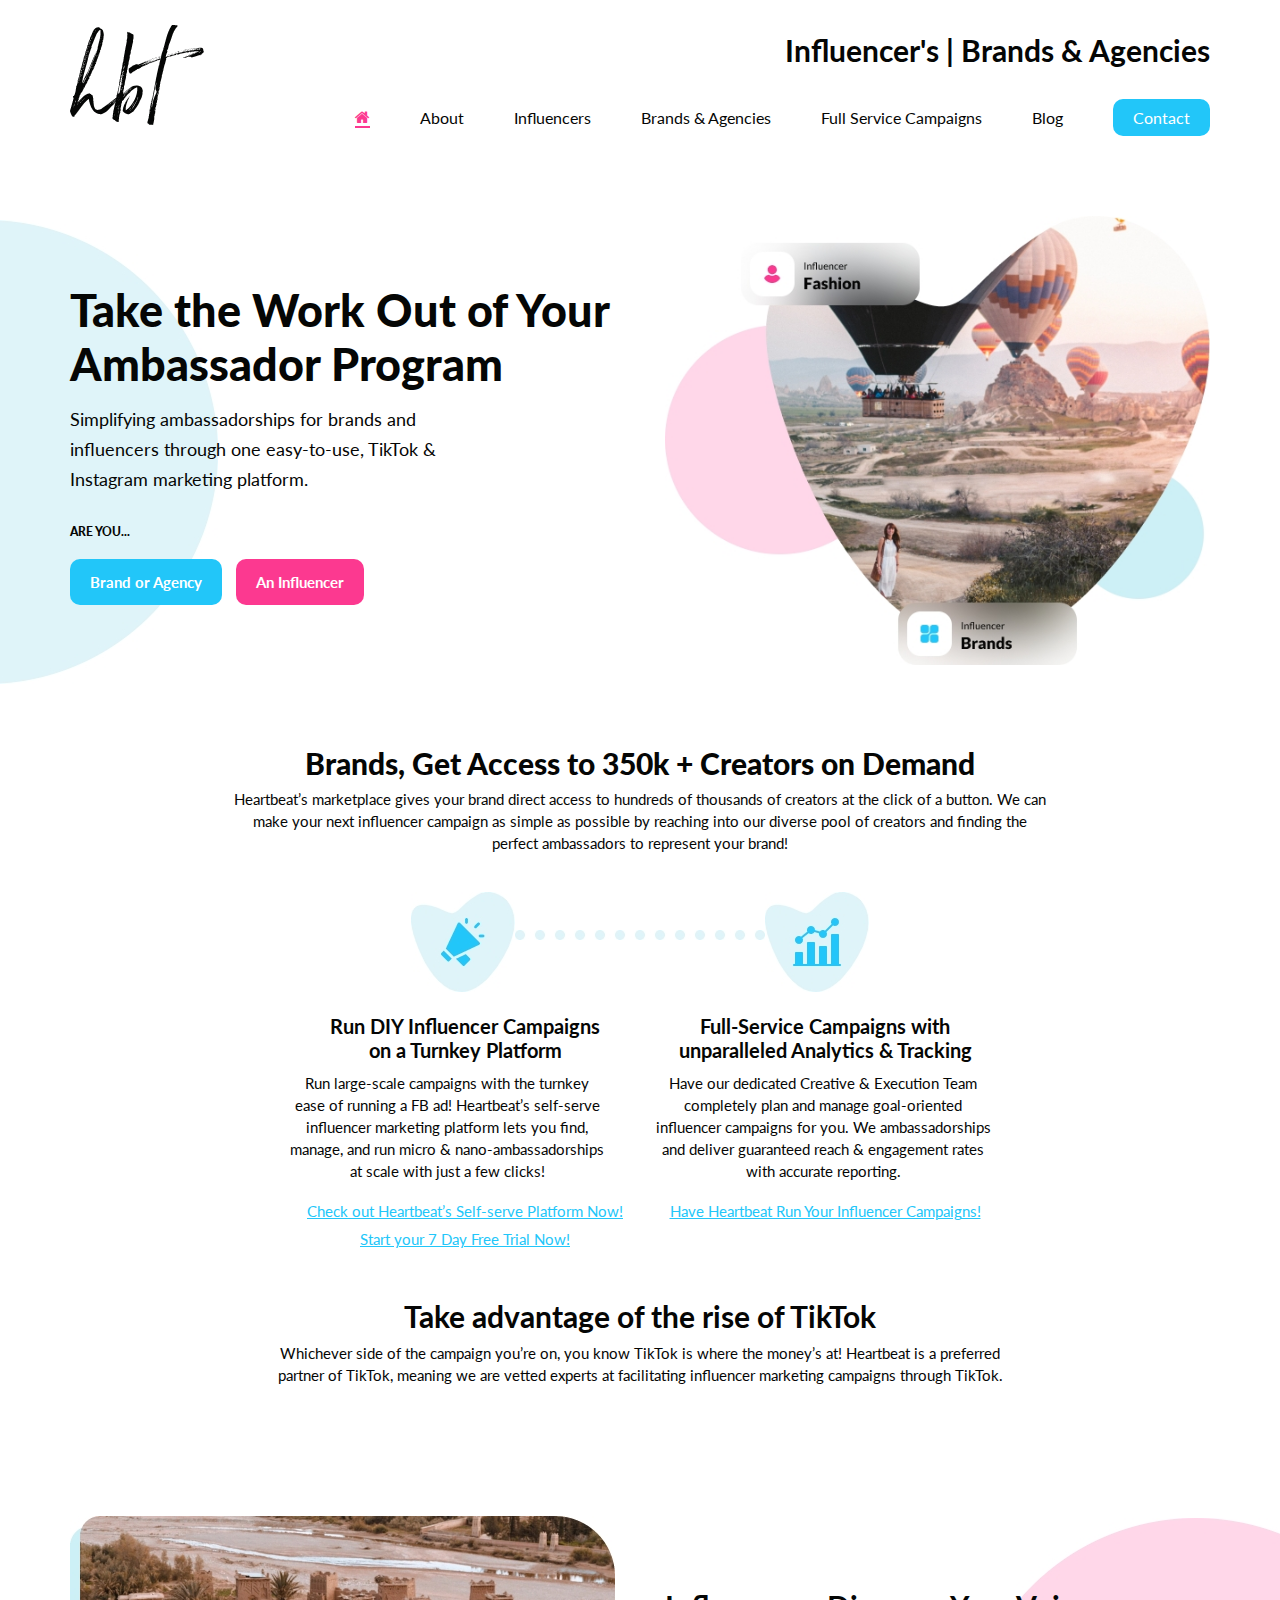
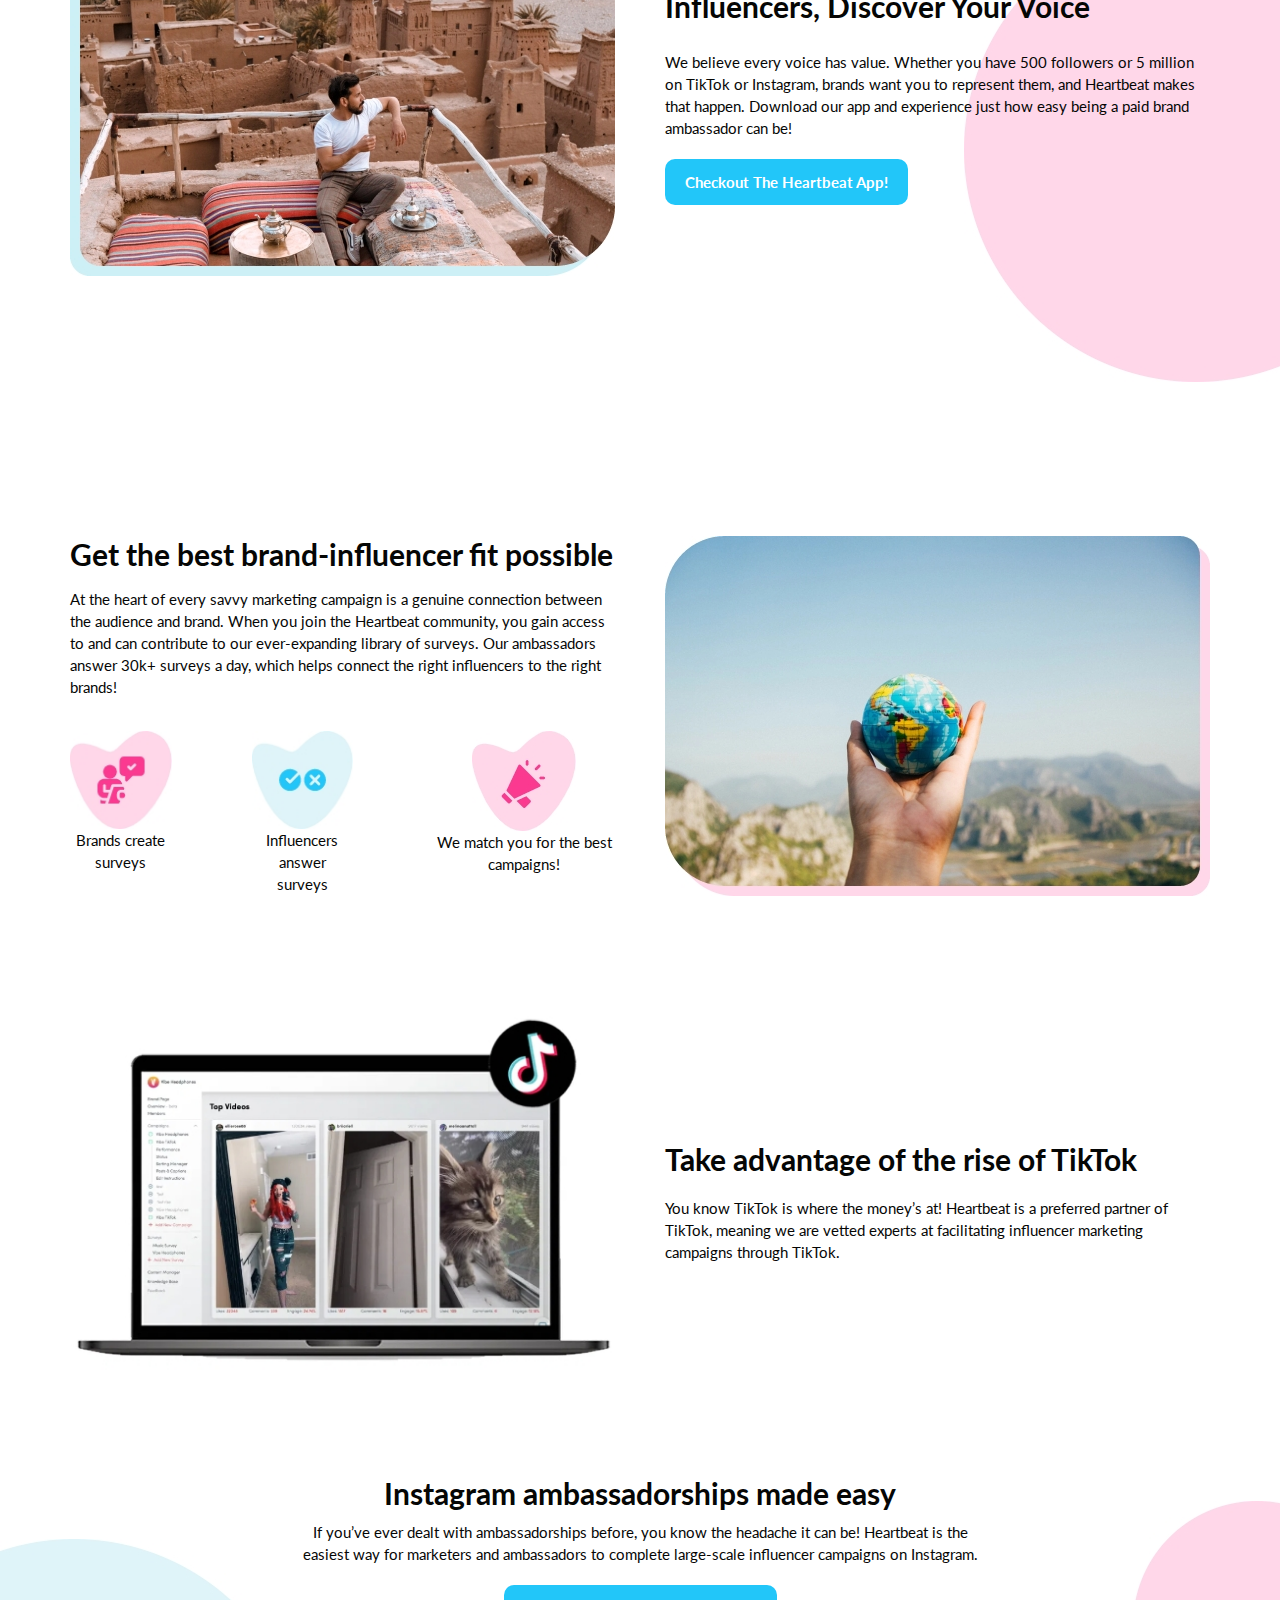
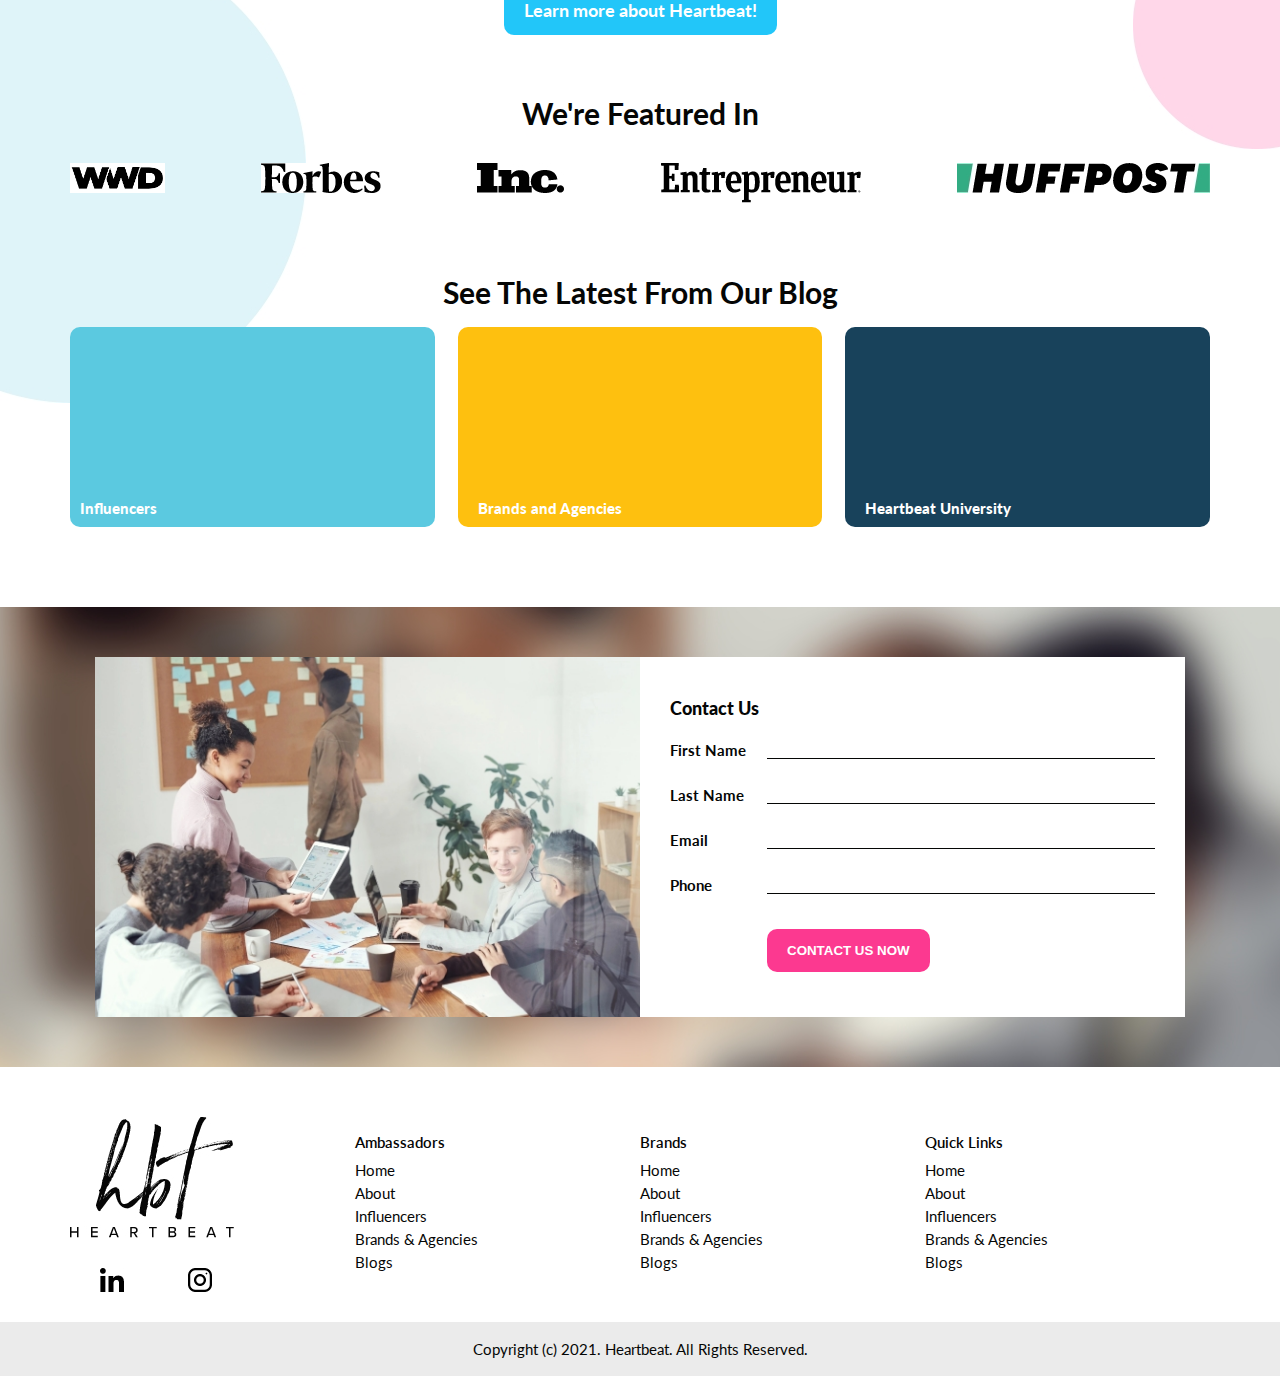
<file: index.html>
<!DOCTYPE html>
<html lang="en">

<head>
  <meta charset="UTF-8">
  <meta http-equiv="X-UA-Compatible" content="IE=edge">
  <meta name="viewport" content="width=device-width, initial-scale=1.0">
  <title>HeartBeat</title>


  <!-- Favicon -->
  <link rel="shortcut icon" href="img/favicon-16x16.png">


  <!-- font -->
  <link
    href="https://fonts.googleapis.com/css2?family=Lato:ital,wght@0,100;0,300;0,400;0,700;0,900;1,100;1,300;1,400;1,700;1,900&family=Open+Sans:ital,wght@0,300;0,400;0,500;0,600;0,700;0,800;1,300;1,400;1,500;1,600;1,700;1,800&family=Raleway:ital,wght@0,100;0,200;0,300;0,400;0,500;0,600;0,700;0,800;0,900;1,100;1,200;1,300;1,400;1,500;1,600;1,700;1,800;1,900&display=swap"
    rel="stylesheet">



  <!--Carousel Css-->
  <link rel="stylesheet" href="css/carousel/owl.carousel.min.css">
  <link rel="stylesheet" href="css/carousel/owl.theme.default.min.css">

  <!--font awesome  -->
  <link rel="stylesheet" href="css/font-awesome/css/font-awesome.min.css">

  <!-- responsive tabs jquery -->
  <link type="text/css" rel="stylesheet" href="css/responsive-tabs/jquery.responsiveTabs.min.js" />

  <!-- custom css file -->
  <link rel="stylesheet" href="css/style.css" />

</head>

<body>

  <!-- ------------------------------------------------------------------
                          Header
------------------------------------------------------------------------ -->
  <!-- navbar -->

  <nav class="nav">
    <div class="container navbar">

      <div class="nav-logo">
        <a href="index.html">
          <img src="img/HeartBeat-Logo.png" alt="HeartBeat-Logo">
        </a>
      </div>
      <div class="nav-list">
        <div class="title">
          <h1>Influencer's | Brands & Agencies</h1>
        </div>

        <ul class="nav-links" id="nav-links">
          <li>
            <a href="index.html" class="nav-home link" title="Home"><i class="fa fa-home" aria-hidden="true"></i>
            
            </a>
         
        </li>
          <li><a href="about.html" class="nav-about link" title="About">about
          
          </a>
            </li>
          <li><a href="influencers.html" class="nav-influencers link" title="Influencers">influencers
           

          </a>
        </li>
          <li><a href="brands&agencies.html" class="nav-brands-agencies link" title="Brands & Agencies">brands & agencies
         

          </a>
        </li>
          <li><a href="fullservicecampaigns.html" class="nav-full-service-campaigns link" title="Full Service Campaigns">full service campaigns
         

          </a>

          </li>
          <li><a href="blog.html" class="nav-blog link" title="Blog">blog
         
          </a>

        </li>
          <li class="header-contact"><a href="contact.html" class="nav-contact nav-contact-btn link" title="Contact">contact
          

          </a>
        </li>
        </ul>
      </div>

     

    </div>

    </div>
  </nav>

  <!-- resolution navbar -->

  <nav class="resolution-nav">
    <div class="resolution-navbar">
      <div class="main-title">

        <h1>
          Influencer's | Brands & Agencies
        </h1>
      </div>

      <div class="resolution-nav-logo">

        <img src="img/HeartBeat-Logo(2).jpg" class="Group-22" alt="logo">

      </div>

      <!-- sidebar -->

      <aside class="sidebar" id="sidebar">
        <div>
          <button class="close-btn" id="close-btn">
            <i class="fa fa-times" aria-hidden="true"></i>
          </button>

          <!-- nav links -->

          <ul class="sidebar-links">
            <li><a href="index.html" class="sidebar-home link">
                <i class="fa fa-home" aria-hidden="true"></i></a></li>
            <li><a href="about.html" class="sidebar-about link">About</a></li>
            <li><a href="influencers.html" class="sidebar-influencers link">Influencers</a></li>
            <li><a href="brands&agencies.html" class="sidebar-brands-agencies link">Brands & Agencies</a></li>
            <li><a href="fullservicecampaigns.html" class="sidebar-full-service-campaigns link">Full service
                campaigns</a></li>
            <li><a href="blog.html" class="nav-blog link">Blog</a></li>
            <li><a href="contact.html" class="sidebar-contact sidebar-contact-btn link">Contact</a>
            </li>
          </ul>
        </div>

      </aside>


  </nav>


  <!-- bottom navbar -->

  <div class="bottom-nav">


    <ul class="bottom-nav-links" id="bottom-nav-links">
      <li><a href="index.html" class="bottom-nav-home">
          <img src="img/home (5).jpg">
        </a></li>
      <div class="line"></div>


      <li><a href="contact.html" class="bottom-nav-location">
          <img src="img/location.jpg">
        </a></li>
      <div class="line"></div>

      <li><a href="tel:12345678" class="bottom-nav-phone">
          <img src="img/phone-call.jpg">
        </a></li>
      <div class="line"></div>

      <li id="nav-btn"><a class="bottom-nav-union">
          <img src="img/Union 6.jpg">
        </a></li>

    </ul>
  </div>



  <!-- end of navbar -->


  <!-- ------------------------------- Home ------------------------------------------------------------------ -->


  <section class="homepage">
    <div class="container home-wrapper">


      <div class="home-info">

        <h2 class="head1">Take the Work Out of Your Ambassador Program</h2>
        <h2 class="head2">Connecting Brands & Influencers</h2>

        <p>Simplifying ambassadorships for brands and influencers through one easy-to-use,
          TikTok & Instagram marketing platform.</p>

        <h5>ARE YOU...</h5>
        <div class="home-buttons">
          <a href="#" class="button1">Brand or Agency</a>
          <a href="#" class="button2">An Influencer</a>
        </div>

        <div class="subtraction-img">
          <img src="img/Ellipse 34.jpg" alt="Ellipse">
        </div>


      </div>


      <div class="home-banner">
        <img src="img/Group 301.jpg">
      </div>


    </div>
  </section>

  <section class="brands">
    <!--creators-->
    <div class="container">
      <div class="creators">

        <h2>Brands, Get Access to 350k + Creators on Demand</h2>
        <p>Heartbeat’s marketplace gives your brand direct access to hundreds of thousands of
          creators at the click of a button. We can make your next influencer campaign as simple as
          possible by reaching into our diverse pool of creators and finding the perfect
          ambassadors to represent your brand!</p>
      </div>
    </div>
    <!--creators end-->

    <!--compaigns-->
    <div class="compaigns">
      <div class="container">
        <div class="compaigns-imges">
          <div class="group289">
            <img src="img/Group 289.jpg" class="group289" alt="image" />

          </div>
          <div class="union5">
            <img src="img/Union 5.jpg" alt="image" />
          </div>

          <div class="group290">
            <img src="img/Group 290.jpg" class="group290" alt="image" />

          </div>
        </div>
        <div class="compaigns-info">
          <div class="turkey-platform"> 
            <h3>Run DIY Influencer Campaigns on a Turnkey Platform</h3>
            <p>Run large-scale campaigns with the turnkey ease of running a FB ad! Heartbeat’s
              self-serve influencer marketing platform lets you find, manage, and run micro &
              nano-ambassadorships at scale with just a few clicks!</p>
            <a href="#" class="compaigns-info-link compaigns-info-link1">Check out Heartbeat’s Self-serve Platform
              Now!</a>
            <br>
            <a href="#" class="compaigns-info-link compaigns-info-link2">Start your 7 Day Free Trial Now!</a>
          </div>
          <div class="unparalled-analytics">
            <h3>Full-Service Campaigns with unparalleled Analytics & Tracking</h3>
            <p>Have our dedicated Creative & Execution Team completely plan and manage
              goal-oriented influencer campaigns for you. We ambassadorships and deliver
              guaranteed reach & engagement rates with accurate reporting.</p>
            <a href="#" class="compaigns-info-link compaigns-info-link3">Have Heartbeat Run Your Influencer
              Campaigns!</a>
          </div>
        </div>
      </div>

    </div>
    <!--compaigns end-->

    <!--advantage-tiktok-->
    <section class="tiktok">
      <div class="container tiktok-wrapper">
        <h2>Take advantage of the rise of TikTok</h2>
        <p>Whichever side of the campaign you’re on, you know TikTok is where the money’s at!
          Heartbeat is a preferred partner of TikTok, meaning we are vetted experts at
          facilitating influencer marketing campaigns through TikTok.</p>
      </div>
    </section>
    <!--advantage-tiktok end-->
  </section>


  <section class="discoverVoice">
    <div class="container discoverVoice-wrapper ">
      <div class="discover-banner">
        <img src="img/Group 339.jpg">
      </div>

      <div class="discover-info">

        <h2>Influencers, Discover Your Voice</h2>
        <p>We believe every voice has value. Whether you have 500 followers or 5 million on TikTok or Instagram, brands
          want you to represent them, and Heartbeat makes that happen. Download our app and experience just how easy
          being a paid brand ambassador can be!</p>

        <a href="#">Checkout The Heartbeat App!</a>

        <div class="discover-back-img">
          <img src="img/Ellipse 33.jpg">
        </div>

      </div>

    </div>
    </div>

  </section>


  <section class="best-brand-influencer">
    <div class="container best-brand-influencer-content">
      <div class="best-brand-influencer-content-part1">
        <h2>Get the best brand-influencer fit possible</h2>
        <p>At the heart of every savvy marketing campaign is a genuine connection between the audience and brand. When
          you join the Heartbeat community, you gain access to and can contribute to our ever-expanding library of
          surveys. Our ambassadors answer 30k+ surveys a day, which helps connect the right influencers to the right
          brands!</p>
        <div class="best-brand-influencer-content-part1-images">

          <div class="img1">
            <img src="img/Group 291.jpg" class="discoverimg">
            <p>Brands create surveys</p>
          </div>
          <div class="img2">
            <img src="img/Group 292.jpg" class="discoverimg">
            <p>Influencers answer surveys</p>

          </div>
          <div class="img3">
            <img src="img/Group 293.jpg" class="discoverimg">
            <p>We match you for the best campaigns!</p>
          </div>

        </div>
      </div>
      <div class="best-brand-influencer-content-part2">
        <img src="img/Group 340.jpg">
      </div>
    </div>

  </section>


  <section class="advantage-rise-tiktok">
    <div class="container">
      <div class="tiktok-content">
        <div class="part1">
          <img src="img/Image 4.jpg">
        </div>
        <div class="part2">
          <h2>Take advantage of the rise of TikTok</h2>
          <p>You know TikTok is where the money’s at! Heartbeat is a preferred partner of TikTok, meaning we are vetted
            experts at facilitating influencer marketing campaigns through TikTok.</p>
        </div>

      </div>
    </div>
  </section>


  <section class="instagram">
    <div class="container">
      <div class="instagram-content">
        <!-- title -->
        <div class="instagram-title">
          <h2>Instagram ambassadorships made easy</h2>
          <p>If you’ve ever dealt with ambassadorships before, you know the headache it can be! Heartbeat is the easiest
            way for marketers and ambassadors to complete large-scale influencer campaigns on Instagram.</p>

          <a href="#">Learn more about Heartbeat!</a>

        </div>

        <!-- featured -->
        <div class="insta-featured">
          <h2>We're Featured In</h2>
          <div class="featured-contents">
            <div class="feature">
              <img src="img/WWD.png" style="width: 95px;
            height: 30px;">
            </div>
            <div class="feature">
              <img src="img/path2.jpg">
            </div>
            <div class="feature">
              <img src="img/inc-2.jpg">

            </div>
            <div class="feature">
              <img src="img/Group 18.jpg">

            </div>
            <div class="feature">
              <img src="img/Group 19.jpg">

            </div>


          </div>
        </div>

        <!-- ellipses -->
        <div class="Ellipse-34">
          <img src="img/Ellipse 34.jpg">
        </div>

        <div class="Ellipse-35">
          <img src="img/Ellipse 35.jpg">
        </div>


        <!-- slidinG features -->

        <div class="features-wrapper owl-carousel owl-theme" id="features">
          <div class="feature-silde">
            <img src="img/WWD.png">

          </div>
          <div class="feature-silde">
            <img src="img/path2.jpg">
          </div>
          <div class="feature-silde">
            <img src="img/inc-2.jpg">

          </div>
          <div class="feature-silde" >
            <img src="img/Group 18.jpg">

          </div>
          <div class="feature-silde">
            <img src="img/Group 19.jpg">

          </div>
        </div>
      </div>
    </div>
  </section>
  <!-- ----------------------------- Blog --------------------------------------------------------------- -->

  <section class="blog">
    <div class="container home-blog-wrapper">
      <h2>See The Latest From Our Blog</h2>
      <div class="blog-banners">
        <div class="blog-banner blog1">
          <div class="influencers-blog">Influencers</div>

        </div>
        <div class="blog-banner blog2">
          <div class="brands-blog">Brands and Agencies</div>

        </div>

        <div class="blog-banner blog3">
          <div class="university-blog">Heartbeat University</div>
        </div>
      </div>
    </div>
  </section>


  <section class="contactus">

    <div class="container contact-wrapper">

      <div class="contact-img">
        <img src="img/Mask Group 4.jpg">
      </div>
      <div class="contact-form">
        <div class="contact-data">
          <div class="contact-title">
            <h3>Contact Us</h3>
          </div>
          <div class="inputs">
            <div class="labels">
              <div class="label-title">
                <label for="firstname">First Name</label>
              </div>

              <div class="contact-input">
                <input type="text">
              </div>
            </div>


            <div class="labels">
              <div class="label-title">
                <label for="lastname">Last Name</label>
              </div>

              <div class="contact-input">
                <input type="text">
              </div>
            </div>


            <div class="labels">
              <div class="label-title">
                <label for="email">Email</label>
              </div>

              <div class="contact-input">
                <input type="email">
              </div>
            </div>


            <div class="labels">
              <div class="label-title">
                <label for="phone">Phone</label>
              </div>

              <div class="contact-input">
                <input type="text">
              </div>
            </div>
            <div class="labels">
              <div class="label-title">
                <label for=""></label>
              </div>

              <div class="contact-btn">
                <button type="submit">CONTACT US NOW</button>
              </div>
            </div>
          </div>
        </div>
      </div>
    </div>
  </section>

  <!-- end -->


  <section class="footer">
    <div class="container footer-wrapper">
      <div class="footer-loGo">
        <img src="img/Group 22.jpg" class="footer-Group-22">
        <div class="insta-linkedIn">
          <a href="#"><img src="img/linkedin.jpg"></a>
          <a href="#"><img src="img/instagram.jpg"></a>

        </div>
      </div>
      <div class="footer-link footer-ambassador">
        <h4 class="footer-ambassadoers-title">Ambassadors</h4>
        <ul class="footer-ul-links">
          <li>Home</li>
          <li>About</li>
          <li>Influencers</li>
          <li>Brands & Agencies</li>
          <li>Blogs</li>
        </ul>
      </div>

      <div class="footer-link footer-brands">
        <h4 class="footer-brands-title">Brands</h4>
        <ul class="footer-ul-links">
          <li>Home</li>
          <li>About</li>
          <li>Influencers</li>
          <li>Brands & Agencies</li>
          <li>Blogs</li>
        </ul>
      </div>

      <div class="footer-link footer-quick-links">
        <h4 class="footer-quick-links-title">Quick Links</h4>
        <ul class="footer-ul-links">
          <li>Home</li>
          <li>About</li>
          <li>Influencers</li>
          <li>Brands & Agencies</li>
          <li>Blogs</li>
        </ul>

      </div>

    </div>



    </div>

    <div class="footer-copyright">
      <p>Copyright (c) 2021. Heartbeat. All Rights Reserved.</p>
    </div>
  </section>




  <!-- Jquery -->
  <script src="js/jquery.js"></script>

  <!-- bootstrap.js -->
  <script src="js/bootstrap/bootstrap.js"></script>

  <!--Carousel Js-->
  <script src="js/All-carousel/owl.carousel.min.js"></script>

  <!-- responsive tabs -->
  <script src="js/responsive-tabs/jquery.responsiveTabs.min.js"></script>

  <!-- custom javascript file -->
  <script src="js/script.js"></script>
</body>

</html>
</file>
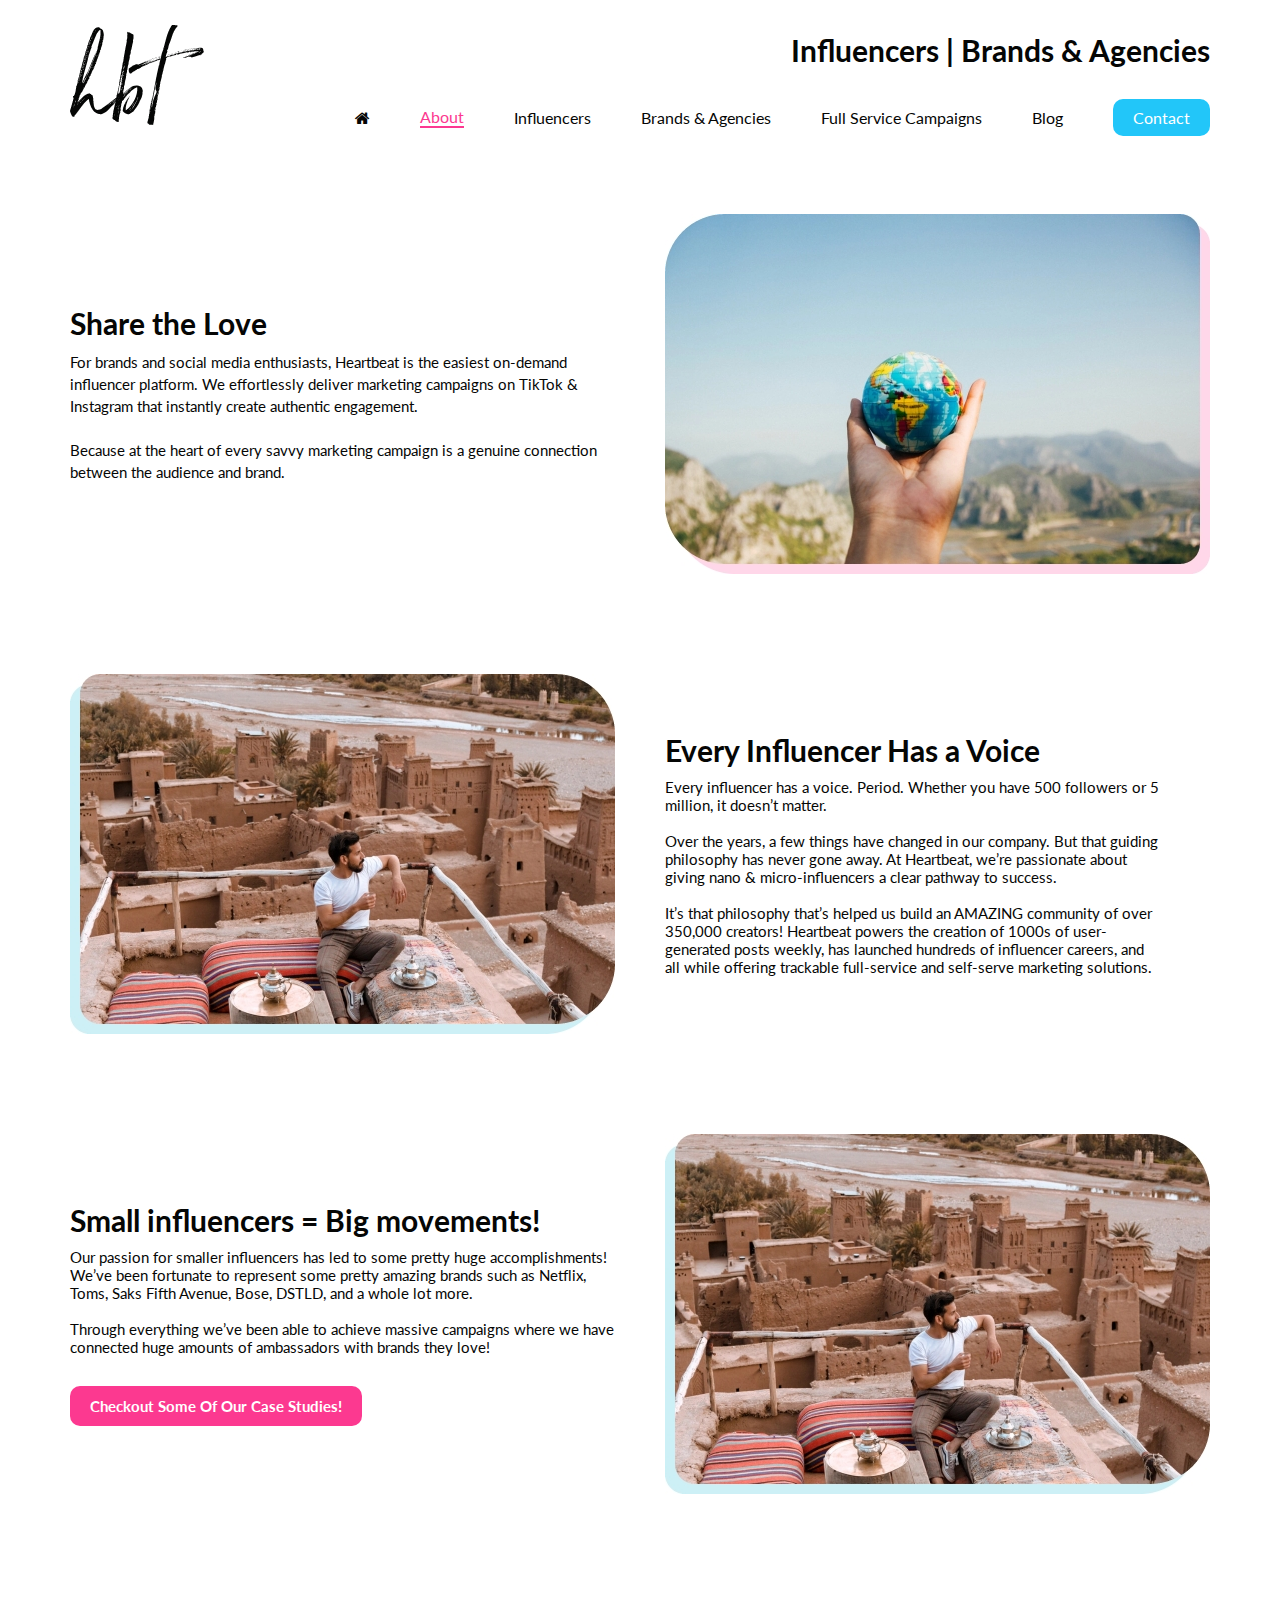
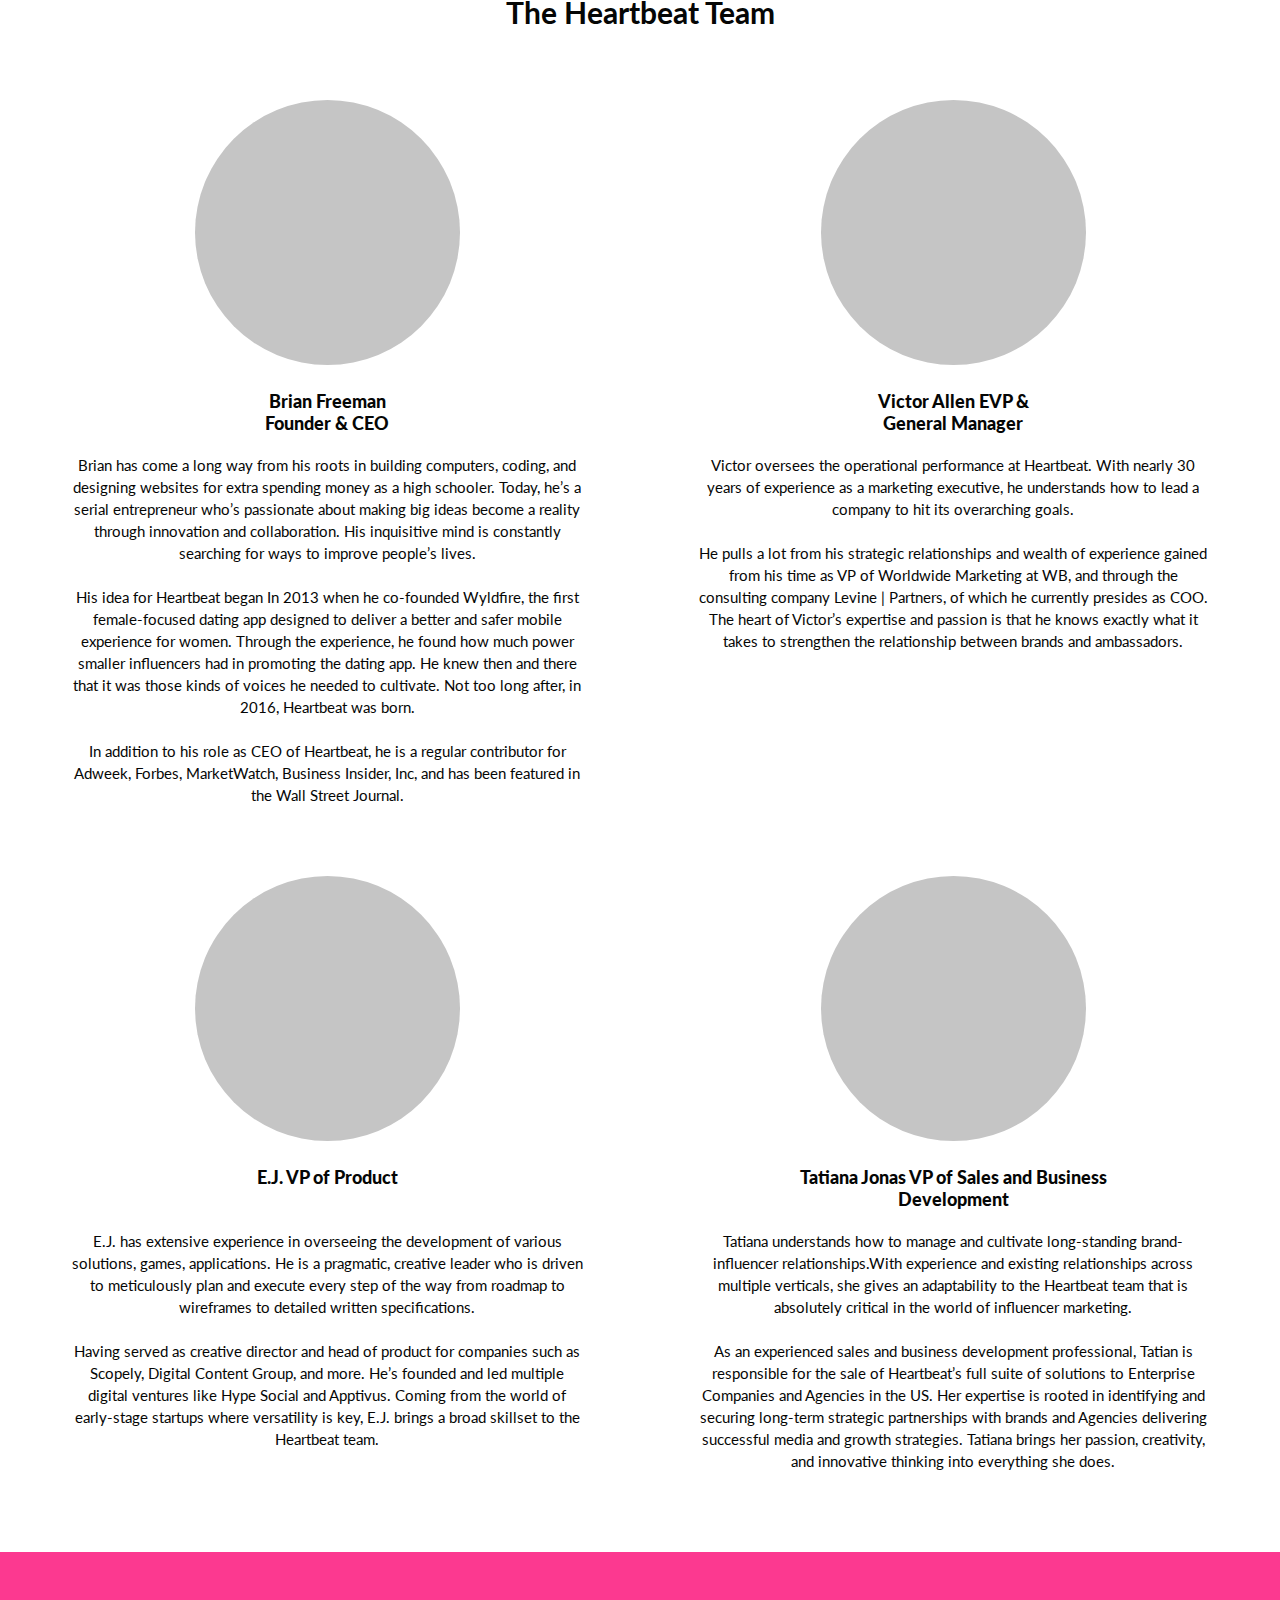
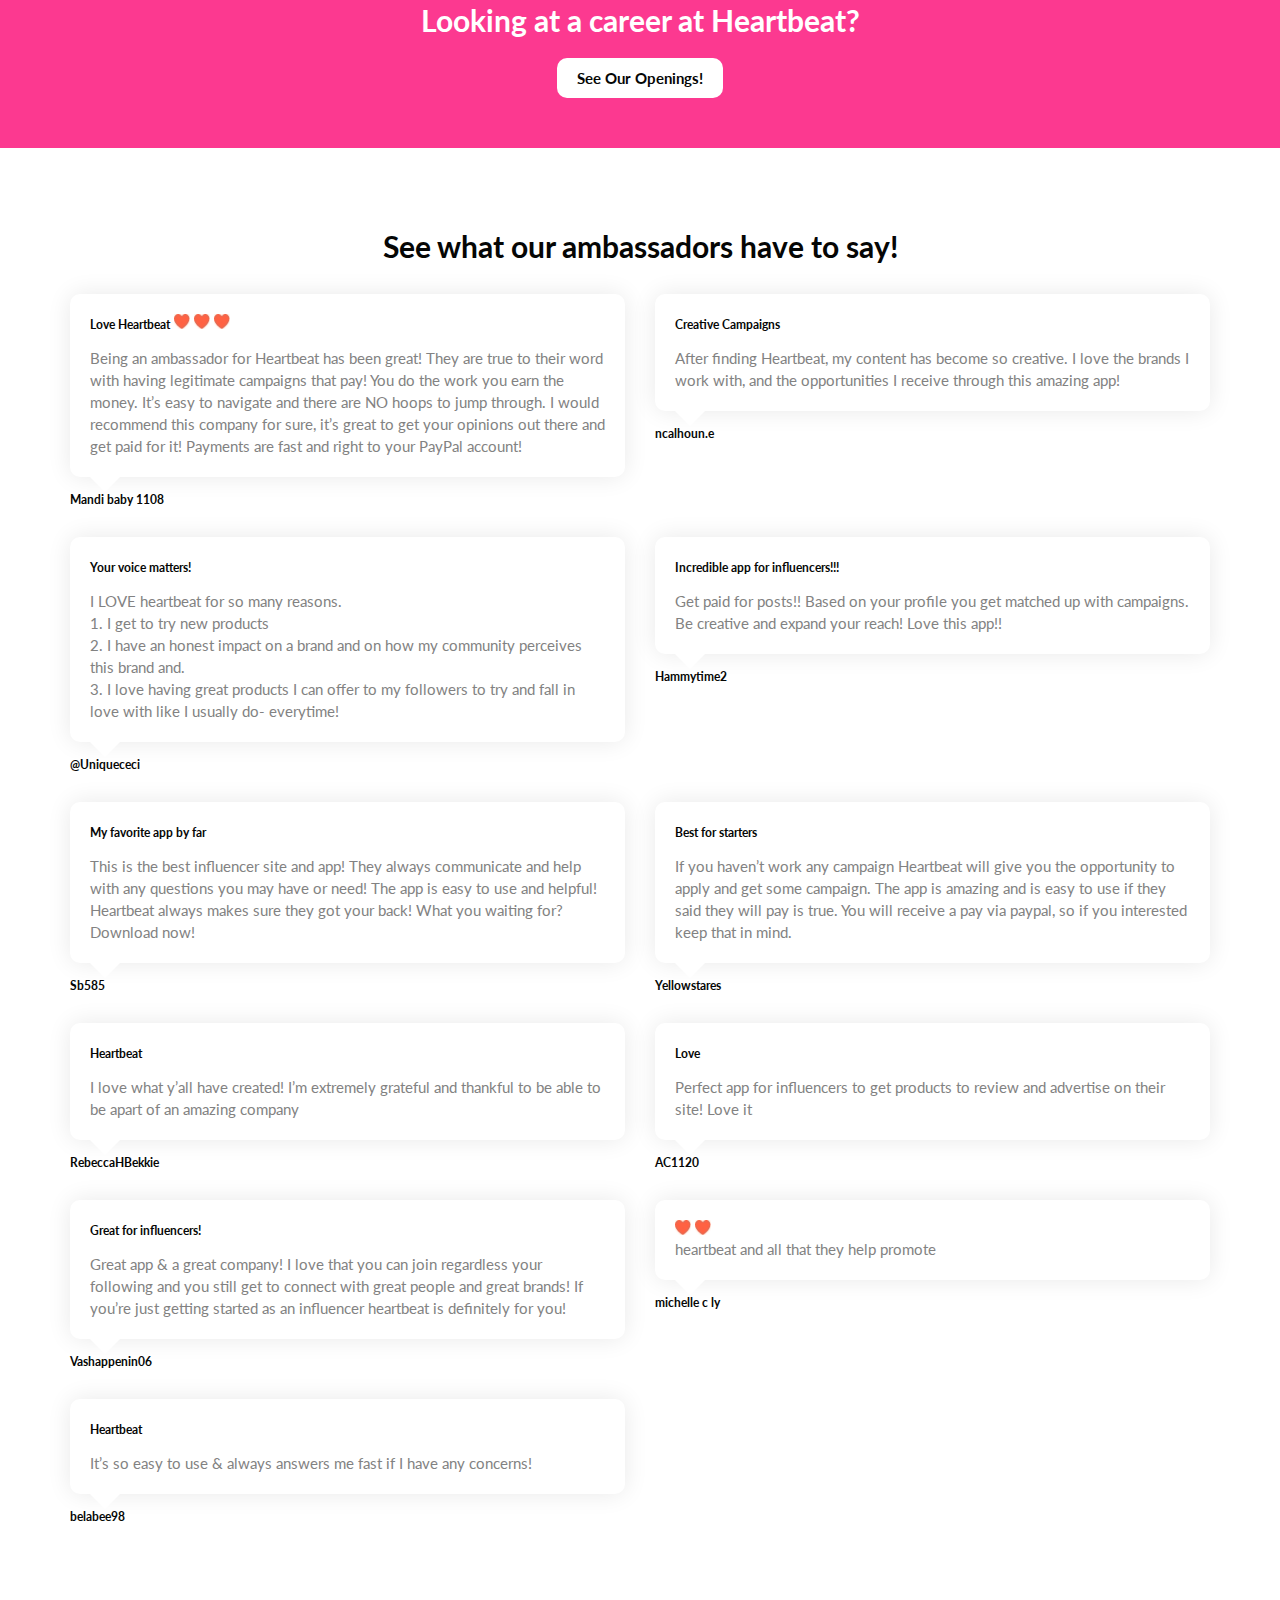
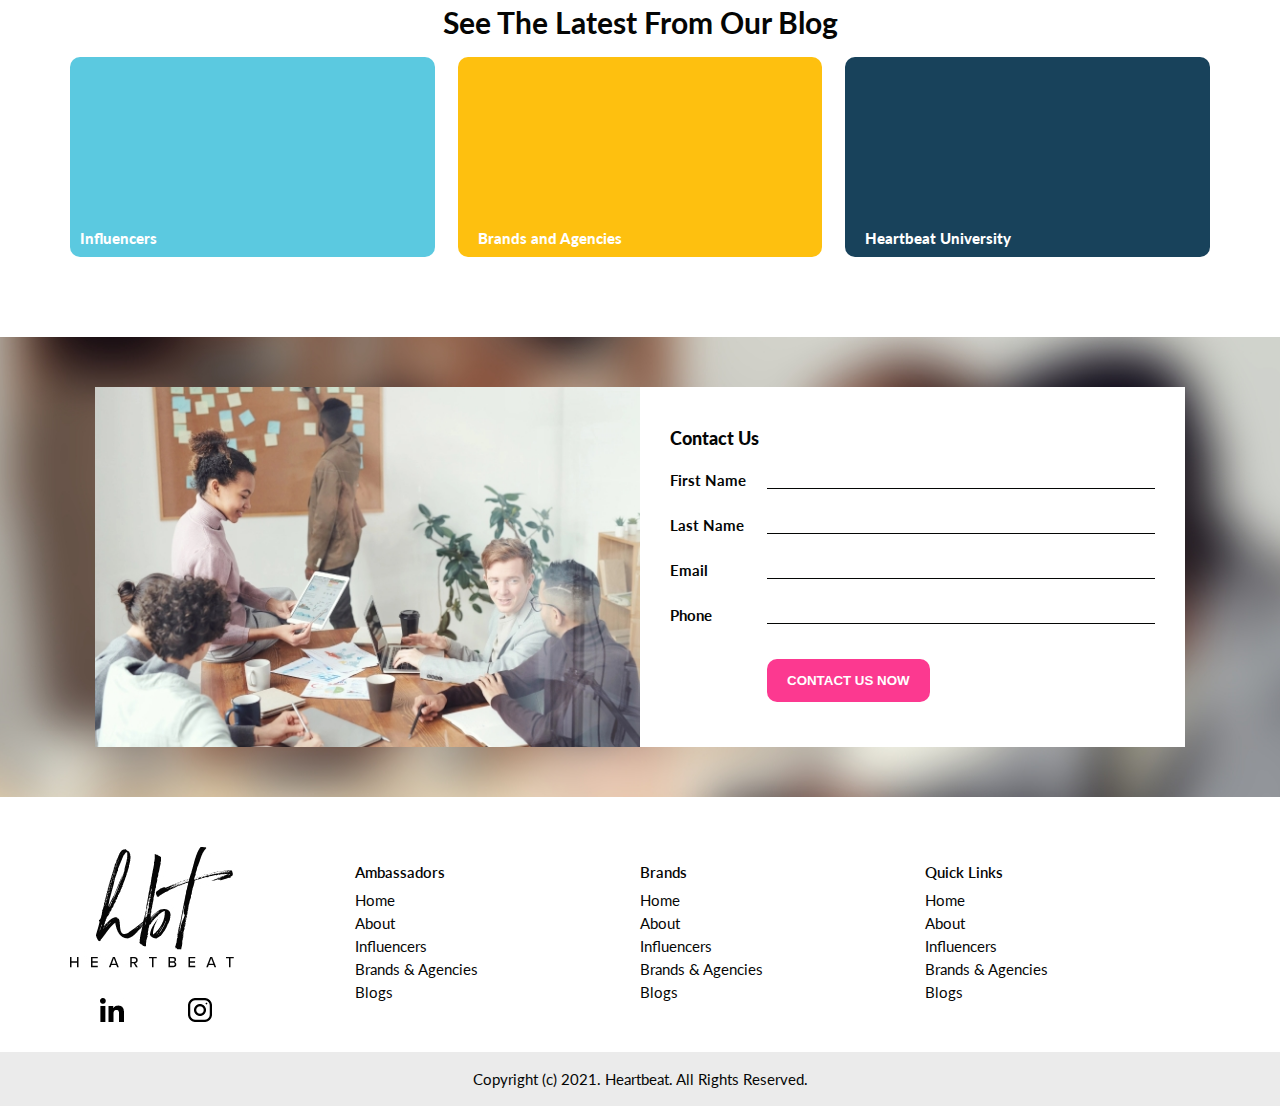
<file: about.html>
<!DOCTYPE html>
<html lang="en">
<head>
    <meta charset="UTF-8">
    <meta http-equiv="X-UA-Compatible" content="IE=edge">
    <meta name="viewport" content="width=device-width, initial-scale=1.0">
    <title>HeartBeat</title>

    <!-- Favicon -->
  <link rel="shortcut icon" href="img/favicon.ico">

    <link
    href="https://fonts.googleapis.com/css2?family=Lato:ital,wght@0,100;0,300;0,400;0,700;0,900;1,100;1,300;1,400;1,700;1,900&family=Open+Sans:ital,wght@0,300;0,400;0,500;0,600;0,700;0,800;1,300;1,400;1,500;1,600;1,700;1,800&family=Raleway:ital,wght@0,100;0,200;0,300;0,400;0,500;0,600;0,700;0,800;0,900;1,100;1,200;1,300;1,400;1,500;1,600;1,700;1,800;1,900&display=swap"
    rel="stylesheet">

  <!-- Bootstrap -->
  <!-- <link rel="stylesheet" href="css/bootstrap/bootstrap.css"> -->

  <!--font awesome  -->
  <link rel="stylesheet" href="css/font-awesome/css/font-awesome.min.css">

  <!-- responsive tabs jquery -->
  <link type="text/css" rel="stylesheet" href="css/responsive-tabs/jquery.responsiveTabs.min.js" />

  <!--Carousel Css-->
  <link rel="stylesheet" href="css/carousel/owl.carousel.min.css">
  <link rel="stylesheet" href="css/carousel/owl.theme.default.min.css">

  <!-- custom css file -->
  <link rel="stylesheet" href="css/style.css" />
</head>
<body>
   
    <!-- navbar -->

    <nav class="nav">
        <div class="container navbar">
    
          <div class="nav-logo">
            <img src="img/HeartBeat-Logo.png" alt="HeartBeat-Logo">
          </div>
          <div class="nav-list">
            <div class="title">
              <h1>Influencers | Brands & Agencies</h1>
            </div>
    
            <ul class="nav-links" id="nav-links">
              <li><a href="index.html" class="nav-home link" title="Home">
                  <i class="fa fa-home" aria-hidden="true"></i>
                </a></li>
    
              <li><a href="about.html" class="nav-about link" title="About">about</a></li>
              <li><a href="influencers.html" class="nav-influencers link" title="Influencers">influencers</a></li>
              <li><a href="brands&agencies.html" class="nav-brands-agencies link" title="Brands & Agencies">brands & agencies</a></li>
              <li><a href="fullservicecampaigns.html" class="nav-full-service-campaigns link" title="Full Service Campaigns">full service campaigns</a>
              </li>
              <li><a href="blog.html" class="nav-blog link" title="Blog">blog</a></li>
              <li class="header-contact"><a href="contact.html"
                    class="nav-contact  nav-contact-btn link" title="Contact">contact</a>
              </li>
            </ul>
    
          </div>
    
        </div>
    
        </div>
      </nav>
    <!-- end of navbar -->

    <!-- resolution navbar -->
  <nav class="resolution-nav">
    <div class="resolution-navbar">


      <div class="main-title">
        <h1>Influencers | Brands & Agencies</h1>

      </div>

      <div class="resolution-nav-logo">

        <img src="img/HeartBeat-Logo(2).jpg" class="Group-22">

      </div>

      <!-- sidebar -->

      <aside class="sidebar" id="sidebar">
        <div>
          <button class="close-btn" id="close-btn">
            <i class="fa fa-times"></i>
          </button>

          <!-- nav links -->

          <ul class="sidebar-links">
            <li><a href="index.html" class="sidebar-home link">
                <i class="fa fa-home" aria-hidden="true"></i>
              </a></li>

            <li><a href="about.html" class="sidebar-about link">About</a></li>
            <li><a href="influencers.html" class="sidebar-influencers link">Influencers</a></li>
            <li><a href="brands&agencies.html" class="sidebar-brands-agencies link">Brands & Agencies</a></li>
            <li><a href="fullservicecampaigns.html" class="sidebar-full-service-campaigns link">Full service
                campaigns</a></li>
            <li><a href="blog.html" class="nav-blog link">Blog</a></li>
            <li><a href="contact.html"
                  class="sidebar-contact sidebar-contact-btn link">Contact</a>
            </li>
          </ul>
        </div>

      </aside>


  </nav>


  <!-- bottom navbar -->

  <div class="bottom-nav">
    <ul class="bottom-nav-links" id="bottom-nav-links">
      <li>
        <a href="index.html" class="bottom-nav-home">
          <img src="img/home (5).jpg" alt="home">
        </a>
      </li>

      <div class="line"></div>


      <li>
        <a href="contact.html" class="bottom-nav-location">
          <img src="img/location.jpg" alt="location">
        </a>
      </li>

      <div class="line"></div>

      <li>
        <a href="tel:12345678" class="bottom-nav-phone">
          <img src="img/phone-call.jpg" alt="phone">
        </a>
      </li>

      <div class="line"></div>

      <li id="nav-btn"><a class="bottom-nav-union">
          <img src="img/Union 6.jpg" alt="union">
        </a>
      </li>
    </ul>
  </div>
  <!-- end of navbar -->


    <!-- section : Share the Love -->

        <section class="share-the-love">
            <div class="container share-the-love-wrapper">
                <div class="share-the-love-info">
                    <h2>Share the Love</h2>
                    <p>For brands and social media enthusiasts, Heartbeat is the easiest on-demand influencer platform. We effortlessly deliver marketing campaigns on TikTok & Instagram that instantly create authentic engagement.<br><br>
                    
                    Because at the heart of every savvy marketing campaign is a genuine connection between the audience and brand.</p>
                </div>
                <div class="share-the-love-banner">
                    <img src="img/Group 340.jpg" alt="Share The Love">
                </div>

            </div>
        </section>
    <!-- end -->


    <!-- section : Every Influencer Has a Voice -->

    <section class="every-influencers-voice">
        <div class="container every-influencers-voice-wrapper">
            <div class="every-influencers-voice-banner">
                <img src="img/Group 339.jpg" alt="Every Influencers Voice">
            </div>

            <div class="every-influencers-voice-info">
                <h2>Every Influencer Has a Voice</h2>
                <p>Every influencer has a voice. Period. Whether you have 500 followers or 5 million, it doesn’t matter.
                    <br><br>
                     Over the years, a few things have changed in our company. But that guiding philosophy has never gone away. At Heartbeat, we’re passionate about giving nano & micro-influencers a clear pathway to success. 
                     <br><br>
                     It’s that philosophy that’s helped us build an AMAZING community of over 350,000 creators! Heartbeat powers the creation of 1000s of user-generated posts weekly, has launched hundreds of influencer careers, and all while offering trackable full-service and self-serve marketing solutions.</p>
            </div>
        </div>
    </section>
    <!-- end -->



    <!-- section : Small influencers = Big movements!-->

    <section class="small-influencers">
        <div class="container small-influencers-wrapper">


            <div class="small-influencers-info">
                <h2>Small influencers = Big movements!</h2>
                <p>
                    Our passion for smaller influencers has led to some pretty huge accomplishments! We’ve been fortunate to represent some pretty amazing brands such as Netflix, Toms, Saks Fifth Avenue, Bose, DSTLD, and a whole lot more. 
                    <br><br>
                    Through everything we’ve been able to achieve massive campaigns where we have connected huge amounts of ambassadors with brands they love!
                </p>
                
                <a href="#">Checkout Some Of Our Case Studies!</a>
            </div>

            <div class="small-influencers-banner">
                <img src="img/Group 339.jpg" alt="Every Influencers Voice">
            </div>

           
        </div>
    </section>
    <!-- end -->

    <!-- section : The HeartBeat Team -->
    <section class="heartbeat-team">
        <div class="container heartbeat-team-wrapper">
            <div class="heartbeat-team-title">
                <h2>The Heartbeat Team</h2>
            </div>

            <div class="team-part-1">
                <div class="team-part-1-info-1">
                    <div class="circle"></div>
                    <div class="team-part-1-info-member-1"><h3>Brian Freeman Founder & CEO</h3></div>
                    <p>

                        Brian has come a long way from his roots in building computers, coding, and designing websites for extra spending money as a high schooler. Today, he’s a serial entrepreneur who’s passionate about making big ideas become a reality through innovation and collaboration. His inquisitive mind is constantly searching for ways to improve people’s lives.
                        
                        <br><br>
                        His idea for Heartbeat began In 2013 when he co-founded Wyldfire, the first female-focused dating app designed to deliver a better and safer mobile experience for women. Through the experience, he found how much power smaller influencers had in promoting the dating app. He knew then and there that it was those kinds of voices he needed to cultivate. Not too long after, in 2016, Heartbeat was born. 

                        <br><br>

                        In addition to his role as CEO of Heartbeat, he is a regular contributor for Adweek, Forbes, MarketWatch, Business Insider, Inc, and has been featured in the Wall Street Journal.
                    </p>
                </div>
                <div class="team-part-1-info-2">

                    <div class="circle"></div>
                    <div class="team-part-1-info-member-2"><h3>Victor Allen EVP & General Manager</h3></div>
                    <p>

                        Victor oversees the operational performance at Heartbeat. With nearly 30 years of experience as a marketing executive, he understands how to lead a company to hit its overarching goals.
                        <br><br>
                        He pulls a lot from his strategic relationships and wealth of experience gained from his time as VP of Worldwide Marketing at WB, and through the consulting company Levine | Partners, of which he currently presides as COO. The heart of Victor’s expertise and passion is that he knows exactly what it takes to strengthen the relationship between brands and ambassadors.
                    </p>
                </div>

            </div>
            <div class="team-part-2">

                <div class="team-part-2-info-1">
                    <div class="circle"></div>
                    <div class="team-part-2-info-member-3"><h3>E.J. VP of Product</h3></div>
                    <p>

                        E.J. has extensive experience in overseeing the development of various solutions, games, applications. He is a pragmatic, creative leader who is driven to meticulously plan and execute every step of the way from roadmap to wireframes to detailed written specifications. 
                        <br><br>
                        
                        Having served as creative director and head of product for companies such as Scopely, Digital Content Group, and more. He’s founded and led multiple digital ventures like Hype Social and Apptivus. Coming from the world of early-stage startups where versatility is key, E.J. brings a broad skillset to the Heartbeat team.
                    </p>
                </div>
                <div class="team-part-2-info-2">

                    <div class="circle"></div>
                    <div class="team-part-2-info-member-4"><h3>Tatiana Jonas VP of Sales and Business Development</h3></div>
                    <p>

                        Tatiana understands how to manage and cultivate long-standing brand-influencer relationships.With experience and existing relationships across multiple verticals, she gives an adaptability to the Heartbeat team that is absolutely critical in the world of influencer marketing.
                        <br><br>
                        As an experienced sales and business development professional, Tatian is responsible for the sale of Heartbeat’s full suite of solutions to Enterprise Companies and Agencies in the US. Her expertise is rooted in identifying and securing long-term strategic partnerships with brands and Agencies delivering successful media and growth strategies. Tatiana brings her passion, creativity, and innovative thinking into everything she does.
                    </p>
                </div>

            </div>

           
        </div>


        <div class="container heartbeat-team-wrapper-responsive">
            <div class="heartbeat-team-title">
                <h2>The Heartbeat Team</h2>
            </div>
            <div class="heartbeat-team-wrapper-responsive owl-carousel owl-theme" id="heartbeat-team">
                <div class="heartbeat-team-slide">
                 
                        <div class="circle"></div>
                        <div class="team-member-1"><h3>Brian Freeman Founder & CEO</h3></div>
                        <p>
    
                            Brian has come a long way from his roots in building computers, coding, and designing websites for extra spending money as a high schooler. Today, he’s a serial entrepreneur who’s passionate about making big ideas become a reality through innovation and collaboration. His inquisitive mind is constantly searching for ways to improve people’s lives.
                            
                            <br><br>
                            His idea for Heartbeat began In 2013 when he co-founded Wyldfire, the first female-focused dating app designed to deliver a better and safer mobile experience for women. Through the experience, he found how much power smaller influencers had in promoting the dating app. He knew then and there that it was those kinds of voices he needed to cultivate. Not too long after, in 2016, Heartbeat was born. 
    
                            <br><br>
    
                            In addition to his role as CEO of Heartbeat, he is a regular contributor for Adweek, Forbes, MarketWatch, Business Insider, Inc, and has been featured in the Wall Street Journal.
                        </p>
                   
                </div>


                <div class="heartbeat-team-slide">

                    <div class="circle"></div>
                    <div class="team-member-2"><h3>Victor Allen EVP & General Manager</h3></div>
                    <p>

                        Victor oversees the operational performance at Heartbeat. With nearly 30 years of experience as a marketing executive, he understands how to lead a company to hit its overarching goals.
                        <br><br>
                        He pulls a lot from his strategic relationships and wealth of experience gained from his time as VP of Worldwide Marketing at WB, and through the consulting company Levine | Partners, of which he currently presides as COO. The heart of Victor’s expertise and passion is that he knows exactly what it takes to strengthen the relationship between brands and ambassadors.
                    </p>
                   
                </div>
                <div class="heartbeat-team-slide">
                    <div class="circle"></div>
                    <div class="team-member-3"><h3>E.J. VP of Product</h3></div>
                    <p>

                        E.J. has extensive experience in overseeing the development of various solutions, games, applications. He is a pragmatic, creative leader who is driven to meticulously plan and execute every step of the way from roadmap to wireframes to detailed written specifications. 
                        <br><br>
                        
                        Having served as creative director and head of product for companies such as Scopely, Digital Content Group, and more. He’s founded and led multiple digital ventures like Hype Social and Apptivus. Coming from the world of early-stage startups where versatility is key, E.J. brings a broad skillset to the Heartbeat team.
                    </p>
                </div>
                <div class="heartbeat-team-slide">
                  
                    <div class="circle"></div>
                    <div class="team-member-4"><h3>Tatiana Jonas VP of Sales and Business Development</h3></div>
                    <p>

                        Tatiana understands how to manage and cultivate long-standing brand-influencer relationships.With experience and existing relationships across multiple verticals, she gives an adaptability to the Heartbeat team that is absolutely critical in the world of influencer marketing.
                        <br><br>
                        As an experienced sales and business development professional, Tatian is responsible for the sale of Heartbeat’s full suite of solutions to Enterprise Companies and Agencies in the US. Her expertise is rooted in identifying and securing long-term strategic partnerships with brands and Agencies delivering successful media and growth strategies. Tatiana brings her passion, creativity, and innovative thinking into everything she does.
                    </p>
                </div>
                </div>
    
              </div>
        </div>
    </section>

    <!-- end -->

    <!-- section : Career -->

    <section class="career">

        <div class="container career-wrapper">
          
            <h2>Looking at a career at Heartbeat?</h2>
            <a href="#">
                See Our Openings!
            </a>
        
        </div>
    </section>

    <!-- end -->

    <!-- section  : See what our ambassadors have to say! -->

    <section class="ambassadors-reviews">
        <div class="container ambassadors-reviewes-wrapper">
            
            <h2>See what our ambassadors have to say!</h2>

            <!-- row 1 -->
            <div class="review-row">
                <div class="review-row-1-review1">
    
                <div class="box box1 arrow-bottom">
                <div class="review">
                    <h5>Love Heartbeat</h5>
                    <img src="img/heart (1).jpg" alt="heart">
                    <img src="img/heart (1).jpg" alt="heart">
                    <img src="img/heart (1).jpg" alt="heart">

                    <p>Being an ambassador for Heartbeat has been great! They are true to their word with having legitimate campaigns that pay! You do the work you earn the money. It’s easy to navigate and there are NO hoops to jump through. I would recommend this company for sure, it’s great to get your opinions out there and get paid for it! Payments are fast and right to your PayPal account!</p>
                </div>

                </div>
                <div class="reviewer-name">
                   <h5> Mandi baby 1108</h5>
                </div>
            </div>

            <div class="review-row-1-review2">
                <div class="box box2 arrow-bottom">
                    <div class="review">
                        <h5>Creative Campaigns</h5>
                    
                        <p>
                            After finding Heartbeat, my content has become so creative. I love the brands I work with, and the opportunities I receive through this amazing app!
                        </p>
                    </div>
    
                    </div>

                    <div class="reviewer-name">
                       <h5>ncalhoun.e</h5>
                    </div>
                </div>
            </div>  

            <!-- row 2 -->
            <div class="review-row">
                <div class="review-row-2-review1">
    
                <div class="box box3 arrow-bottom">
                <div class="review">
                    <h5>Your voice matters!</h5>
                    
                    <p>
                        I LOVE heartbeat for so many reasons. 
                        <br>
                        1. I get to try new products <br>
                        2. I have an honest impact on a brand and on how my community perceives this brand and.<br>
                        3. I love having great products I can offer to my followers to try and fall in love with like I usually do- everytime!
                    </p>
                </div>

                </div>
                <div class="reviewer-name">
                   <h5>@Uniquececi</h5>
                </div>
            </div>

            <div class="review-row-2-review2">
                <div class="box box4 arrow-bottom">
                    <div class="review">
                        <h5>Incredible app for influencers!!!</h5>
                    
                        <p>
                            Get paid for posts!! Based on your profile you get matched up with campaigns. Be creative and expand your reach! Love this app!!
                        </p>
                    </div>
    
                    </div>

                    <div class="reviewer-name">
                       <h5>Hammytime2</h5>
                    </div>
                </div>
            </div> 

            <!-- row 3 -->
            <div class="review-row">
                <div class="review-row-3-review1">
    
                <div class="box box5 arrow-bottom">
                <div class="review">
                    <h5>My favorite app by far</h5>
                    
                    <p>
                        This is the best influencer site and app! They always communicate and help with any questions you may have or need! The app is easy to use and helpful! Heartbeat always makes sure they got your back! What you waiting for? Download now!
                    </p>
                </div>

                </div>
                <div class="reviewer-name">
                   <h5>Sb585</h5>
                </div>
            </div>

            <div class="review-row-3-review2">
                <div class="box box6 arrow-bottom">
                    <div class="review">
                        <h5>Best for starters</h5>
                    
                        <p>
                            If you haven’t work any campaign Heartbeat will give you the opportunity to apply and get some campaign. The app is amazing and is easy to use if they said they will pay is true. You will receive a pay via paypal, so if you interested keep that in mind.
                        </p>
                    </div>
    
                    </div>

                    <div class="reviewer-name">
                       <h5>Yellowstares</h5>
                    </div>
                </div>
            </div> 


            <!-- row 4 -->
            <div class="review-row">
                <div class="review-row-4-review1">
    
                <div class="box box7 arrow-bottom">
                <div class="review">
                    <h5>Heartbeat</h5>
                    
                    <p>
                        I love what y’all have created! I’m extremely grateful and thankful to be able to be apart of an amazing company
                    </p>
                </div>

                </div>
                <div class="reviewer-name">
                   <h5>RebeccaHBekkie</h5>
                </div>
            </div>

            <div class="review-row-4-review2">
                <div class="box box8 arrow-bottom">
                    <div class="review">
                        <h5>Love</h5>
                    
                        <p>
                            Perfect app for influencers to get products to review and advertise on their site! Love it
                        </p>
                    </div>
    
                    </div>

                    <div class="reviewer-name">
                       <h5>AC1120</h5>
                    </div>
                </div>
            </div> 
            <!-- row 5 -->
            <div class="review-row">
                <div class="review-row-5-review1">
    
                <div class="box box9 arrow-bottom">
                <div class="review">
                    <h5>Great for influencers!</h5>
                    
                    <p>
                        Great app & a great company! I love that you can join regardless your following and you still get to connect with great people and great brands! If you’re just getting started as an influencer heartbeat is definitely for you!
                    </p>
                </div>

                </div>
                <div class="reviewer-name">
                   <h5>Vashappenin06</h5>
                </div>
            </div>

            <div class="review-row-5-review2">
                <div class="box box10 arrow-bottom">
                    <div class="review">
                        
                            <img src="img/heart (1).jpg" alt="heart">
                            <img src="img/heart (1).jpg" alt="heart">

                        
                    
                        <p>
                            heartbeat and all that they help promote
                        </p>
                    </div>
    
                    </div>

                    <div class="reviewer-name">
                       <h5>michelle c ly</h5>
                    </div>
                </div>
            </div> 
            <!-- row 6 -->
           

            <div class="review-row">
                <div class="review-row-6-review1">
    
                <div class="box box11 arrow-bottom">
                <div class="review">
                    <h5>Heartbeat</h5>
                    
                    <p>
                        It’s so easy to use & always answers me fast if I have any concerns!
                    </p>
                </div>

                </div>
                <div class="reviewer-name">
                   <h5>belabee98</h5>
                </div>
            </div>
            </div> 


              </div>
        
    </section>

    <!-- end -->


    <!-- section : See The Latest From Our Blog -->

    <section class="blog">
        <div class="container blog-wrapper">
            <h2>See The Latest From Our Blog</h2>
            <div class="blog-banners">
                <div class="blog-banner blog1">
                <div class="influencers-blog">Influencers</div>

                </div>
                <div class="blog-banner blog2">
                <div class="brands-blog">Brands and Agencies</div>
                    
                </div>
                
                <div class="blog-banner blog3">
                   <div class="university-blog">Heartbeat University</div>
                </div>
            </div>
        </div>
    </section> 

 
    <section class="contactus">

  <div class="container contact-wrapper">
   
      <div class="contact-img">
          <img src="img/Mask Group 4.jpg">
      </div>
      <div class="contact-form">
        <div class="contact-data">
        <div class="contact-title">
          <h3>Contact Us</h3>
        </div>
        <div class="inputs">
        <div class="labels">
          <div class="label-title">
          <label for="firstname">First Name</label>
          </div>

          <div class="contact-input">
            <input type="text">
          </div>
        </div>


        <div class="labels">
          <div class="label-title">
          <label for="lastname">Last Name</label>
          </div>

          <div class="contact-input">
            <input type="text">
          </div>
        </div>


        <div class="labels">
          <div class="label-title">
          <label for="email">Email</label>
          </div>

          <div class="contact-input">
            <input type="email">
          </div>
        </div>


        <div class="labels">
          <div class="label-title">
          <label for="phone">Phone</label>
          </div>

          <div class="contact-input">
            <input type="text">
          </div>
        </div>
        <div class="labels">
          <div class="label-title">
          <label for="phone"></label>
          </div>

          <div class="contact-btn">
          <button type="submit">CONTACT US NOW</button>
          </div>
        </div>
    </div>
    </div>
</div>
  </div>
</section>

    <!-- end -->


    <section class="footer">
        <div class="container footer-wrapper">
          <div class="footer-loGo">
            <img src="img/Group 22.jpg" class="footer-Group-22">
            <div class="insta-linkedIn">
                <a href="#"><img src="img/linkedin.jpg"></a>
                <a href="#"><img src="img/instagram.jpg"></a>
    
            </div>
          </div>
          <div class="footer-link footer-ambassador">
            <h4 class="footer-ambassadoers-title">Ambassadors</h4>
            <ul class="footer-ul-links">
              <li>Home</li>
              <li>About</li>
              <li>Influencers</li>
              <li>Brands & Agencies</li>
              <li>Blogs</li>
            </ul>
          </div>
    
          <div class="footer-link footer-brands">
            <h4 class="footer-brands-title">Brands</h4>
            <ul class="footer-ul-links">
              <li>Home</li>
              <li>About</li>
              <li>Influencers</li>
              <li>Brands & Agencies</li>
              <li>Blogs</li>
            </ul>
          </div>
    
          <div class="footer-link footer-quick-links">
            <h4 class="footer-quick-links-title">Quick Links</h4>
            <ul class="footer-ul-links">
              <li>Home</li>
              <li>About</li>
              <li>Influencers</li>
              <li>Brands & Agencies</li>
              <li>Blogs</li>
            </ul>
    
          </div>
    
        </div>
    
    
    
        </div>
    
        <div class="footer-copyright">
          <p>Copyright (c) 2021. Heartbeat. All Rights Reserved.</p>
        </div>
      </section>



      <!-- Jquery -->
  <script src="js/jquery.js"></script>

  <!-- bootstrap.js -->
  <script src="js/bootstrap/bootstrap.js"></script>

  <!--Carousel Js-->
  <script src="js/All-carousel/owl.carousel.min.js"></script>

  <!-- responsive tabs -->
  <script src="js/responsive-tabs/jquery.responsiveTabs.min.js"></script>

  <!-- custom javascript file -->
  <script src="js/script.js"></script>
</body>

</html>
</file>
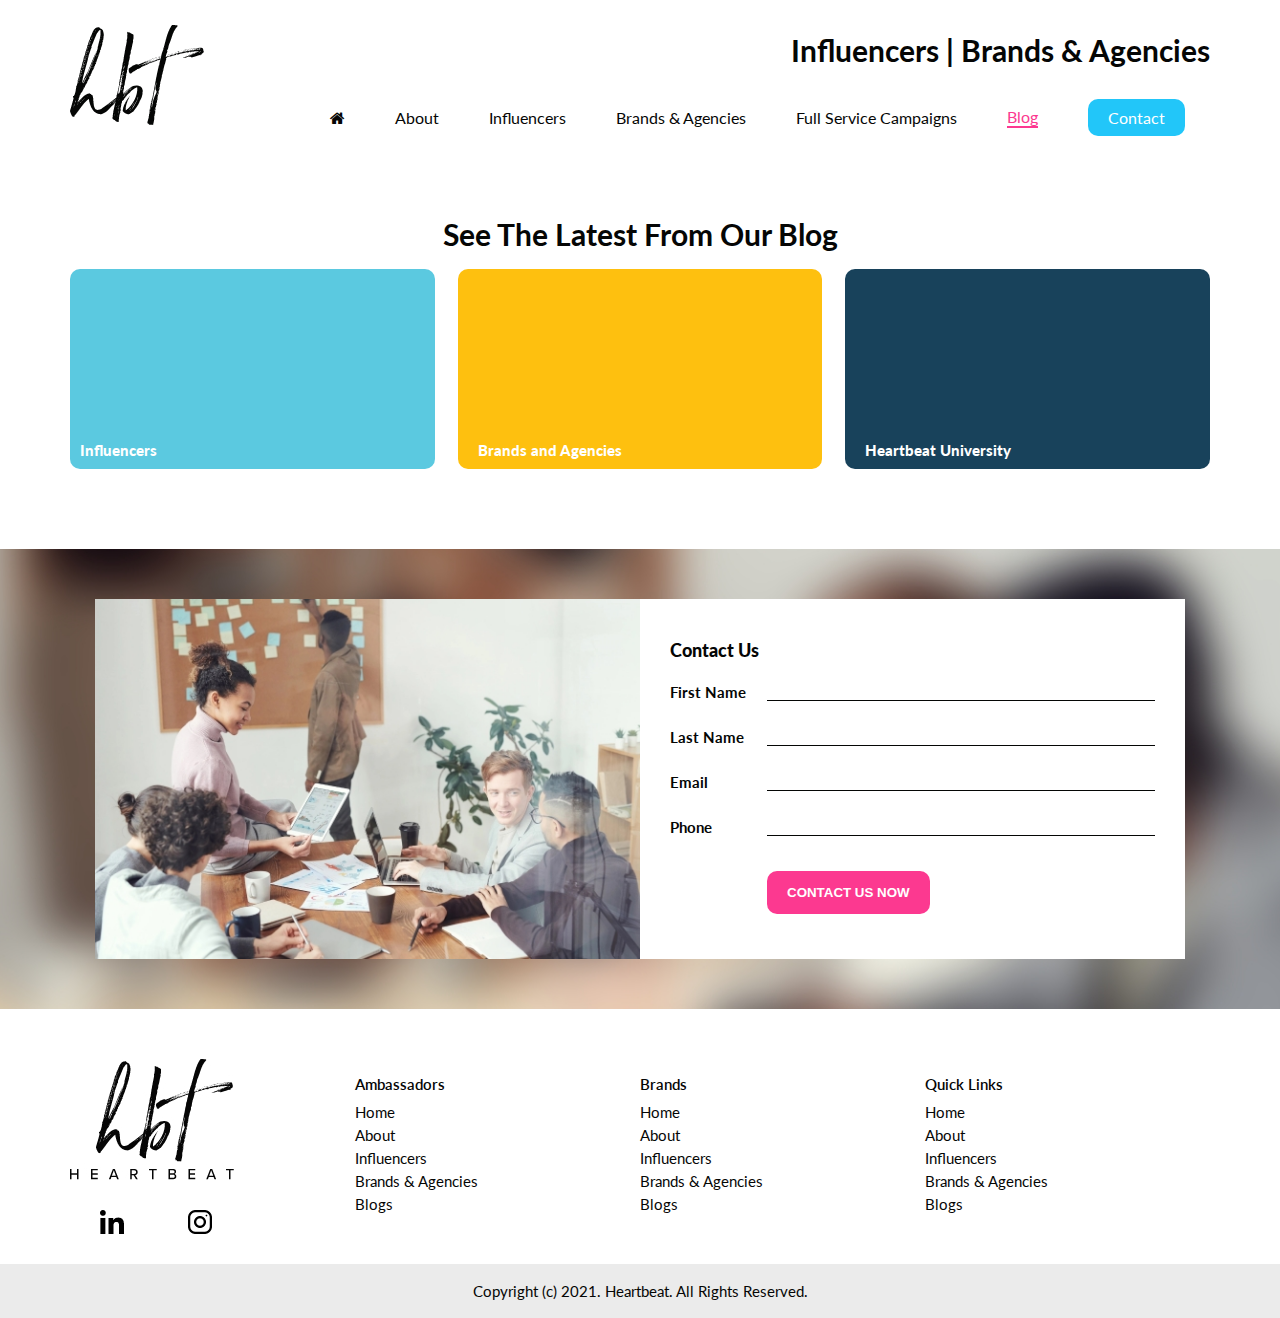
<file: blog.html>
<!DOCTYPE html>
<html lang="en">
<head>
    <meta charset="UTF-8">
    <meta http-equiv="X-UA-Compatible" content="IE=edge">
    <meta name="viewport" content="width=device-width, initial-scale=1.0">
    <title>HeartBeat</title>
    <!-- Favicon -->
  <link rel="shortcut icon" href="img/favicon.ico">

    <link
    href="https://fonts.googleapis.com/css2?family=Lato:ital,wght@0,100;0,300;0,400;0,700;0,900;1,100;1,300;1,400;1,700;1,900&family=Open+Sans:ital,wght@0,300;0,400;0,500;0,600;0,700;0,800;1,300;1,400;1,500;1,600;1,700;1,800&family=Raleway:ital,wght@0,100;0,200;0,300;0,400;0,500;0,600;0,700;0,800;0,900;1,100;1,200;1,300;1,400;1,500;1,600;1,700;1,800;1,900&display=swap"
    rel="stylesheet">

    <link type="text/css" rel="stylesheet" href="css/responsive-tabs/jquery.responsiveTabs.min.js" />

  <!--font awesome  -->
  <link rel="stylesheet" href="css/font-awesome/css/font-awesome.min.css">

  
  <!-- custom css file -->
  <link rel="stylesheet" href="css/style.css" />
</head>
<body>
   
    <!-- navbar -->

    <nav class="nav">
        <div class="container navbar">
          <div class="nav-logo">
        <img src="img/HeartBeat-Logo.png" alt="HeartBeat-Logo">

          </div>  
            <div class="nav-list">
                <div class="title">
                    <h1>Influencers | Brands & Agencies</h1>
                </div>
                <ul class="nav-links" id="nav-links">  
                    <li><a href="index.html" class="nav-home link" title="Home">
                        <i class="fa fa-home" aria-hidden="true"></i>
                    </a></li>

                    <li><a href="about.html" class="nav-about link" title="About">about</a></li>
                    <li><a href="influencers.html" class="nav-influencers link" title="Influencers">influencers</a></li>
                    <li><a href="brands&agencies.html" class="nav-brands-agencies link" title="Brands & Agencies">brands & agencies</a></li>
                    <li><a href="fullservicecampaigns.html" class="nav-full-service-campaigns link" title="Full Service Campaigns">full service campaigns</a></li>
                    <li><a href="blog.html" class="nav-blog link" title="Blog">blog</a></li>
                    <li><a href="contact.html" class="nav-contact nav-contact-btn link" title="Contact">contact</a>
                        </li>
                </ul>
                
            </div>

        </div>
    </nav>
      <!-- resolution navbar -->
  <nav class="resolution-nav">
    <div class="resolution-navbar">


      <div class="main-title">
        <h1>Influencers | Brands & Agencies</h1>

      </div>

      <div class="resolution-nav-logo">

        <img src="img/HeartBeat-Logo(2).jpg" class="Group-22">

      </div>

      <!-- sidebar -->

      <aside class="sidebar" id="sidebar">
        <div>
          <button class="close-btn" id="close-btn">
            <i class="fa fa-times" aria-hidden="true"></i>
          </button>

          <!-- nav links -->

          <ul class="sidebar-links">
            <li>
              <a href="index.html" class="sidebar-home link">
                <i class="fa fa-home" aria-hidden="true"></i>
              </a>
            </li>

            <li><a href="about.html" class="sidebar-about link">About</a></li>
            <li><a href="influencers.html" class="sidebar-influencers link">Influencers</a></li>
            <li><a href="brands&agencies.html" class="sidebar-brands-agencies link">Brands & Agencies</a></li>
            <li><a href="fullservicecampaigns.html" class="sidebar-full-service-campaigns link">Full service
                campaigns</a></li>
            <li><a href="blog.html" class="nav-blog link">Blog</a></li>
            <li><a href="contact.html" class="sidebar-contact sidebar-contact-btn link">Contact</a>
            </li>
          </ul>
        </div>

      </aside>
  </nav>


  <!-- bottom navbar -->

  <div class="bottom-nav">


    <ul class="bottom-nav-links" id="bottom-nav-links">
      <li><a href="index.html" class="bottom-nav-home">
          <img src="img/home (5).jpg" alt="home">
        </a></li>
      <div class="line"></div>


      <li><a href="contact.html" class="bottom-nav-location">
          <img src="img/location.jpg" alt="location">
        </a></li>
      <div class="line"></div>

      <li><a href="tel:12345678" class="bottom-nav-phone">
          <img src="img/phone-call.jpg" alt="phone">
        </a></li>
      <div class="line"></div>

      <li id="nav-btn"><a class="bottom-nav-union">
          <img src="img/Union 6.jpg" alt="union">
        </a></li>

    </ul>
  </div>
    <!-- end of navbar -->

           <!-- section : See The Latest From Our Blog -->

           <section class="blog">
            <div class="container blog-wrapper">
                <h2>See The Latest From Our Blog</h2>
                <div class="blog-banners">
                    <div class="blog-banner blog1">
                    <div class="influencers-blog">Influencers</div>
    
                    </div>
                    <div class="blog-banner blog2">
                    <div class="brands-blog">Brands and Agencies</div>
                        
                    </div>
                    
                    <div class="blog-banner blog3">
                       <div class="university-blog">Heartbeat University</div>
                    </div>
                </div>
            </div>
        </section> 
    
     
        <section class="contactus">
    
      <div class="container contact-wrapper">
       
          <div class="contact-img">
              <img src="img/Mask Group 4.jpg" alt="contact">
          </div>
          <div class="contact-form">
            <div class="contact-data">
            <div class="contact-title">
              <h3>Contact Us</h3>
            </div>
            <div class="inputs">
            <div class="labels">
              <div class="label-title">
              <label for="firstname">First Name</label>
              </div>
    
              <div class="contact-input">
                <input type="text">
              </div>
            </div>
    
    
            <div class="labels">
              <div class="label-title">
              <label for="lastname">Last Name</label>
              </div>
    
              <div class="contact-input">
                <input type="text">
              </div>
            </div>
    
    
            <div class="labels">
              <div class="label-title">
              <label for="email">Email</label>
              </div>
    
              <div class="contact-input">
                <input type="email">
              </div>
            </div>
    
    
            <div class="labels">
              <div class="label-title">
              <label for="phone">Phone</label>
              </div>
    
              <div class="contact-input">
                <input type="text">
              </div>
            </div>
            <div class="labels">
              <div class="label-title">
              <label for="phone"></label>
              </div>
    
              <div class="contact-btn">
              <button type="submit">CONTACT US NOW</button>
              </div>
            </div>
        </div>
        </div>
    </div>
      </div>
    </section>
    
        <!-- end -->
    
    
        <section class="footer">
          <div class="container footer-wrapper">
            <div class="footer-loGo">
              <img src="img/Group 22.jpg" class="footer-Group-22" alt="logo">
              <div class="insta-linkedIn">
                <a href="#"><img src="img/linkedin.jpg" alt="linkedin"></a>
                <a href="#"><img src="img/instagram.jpg" alt="instagram"></a>
      
              </div>
            </div>
            <div class="footer-link footer-ambassador">
              <h4 class="footer-ambassadoers-title">Ambassadors</h4>
              <ul class="footer-ul-links">
                <li>Home</li>
                <li>About</li>
                <li>Influencers</li>
                <li>Brands & Agencies</li>
                <li>Blogs</li>
              </ul>
            </div>
      
            <div class="footer-link footer-brands">
              <h4 class="footer-brands-title">Brands</h4>
              <ul class="footer-ul-links">
                <li>Home</li>
                <li>About</li>
                <li>Influencers</li>
                <li>Brands & Agencies</li>
                <li>Blogs</li>
              </ul>
            </div>
      
            <div class="footer-link footer-quick-links">
              <h4 class="footer-quick-links-title">Quick Links</h4>
              <ul class="footer-ul-links">
                <li>Home</li>
                <li>About</li>
                <li>Influencers</li>
                <li>Brands & Agencies</li>
                <li>Blogs</li>
              </ul>
      
            </div>
      
          </div>
      
      
      
          </div>
      
          <div class="footer-copyright">
            <p>Copyright (c) 2021. Heartbeat. All Rights Reserved.</p>
          </div>
    
        </section>
    
          <!-- Jquery -->
    <script src="js/jquery.js"></script>
    
    <!-- Responsive Tabs -->
    <script src="js/responsive-tabs/jquery.responsiveTabs.min.js"></script>

    
    <!-- custom javascript file -->
    <script src="js/script.js"></script>
    
    </body>
    </html>
</file>
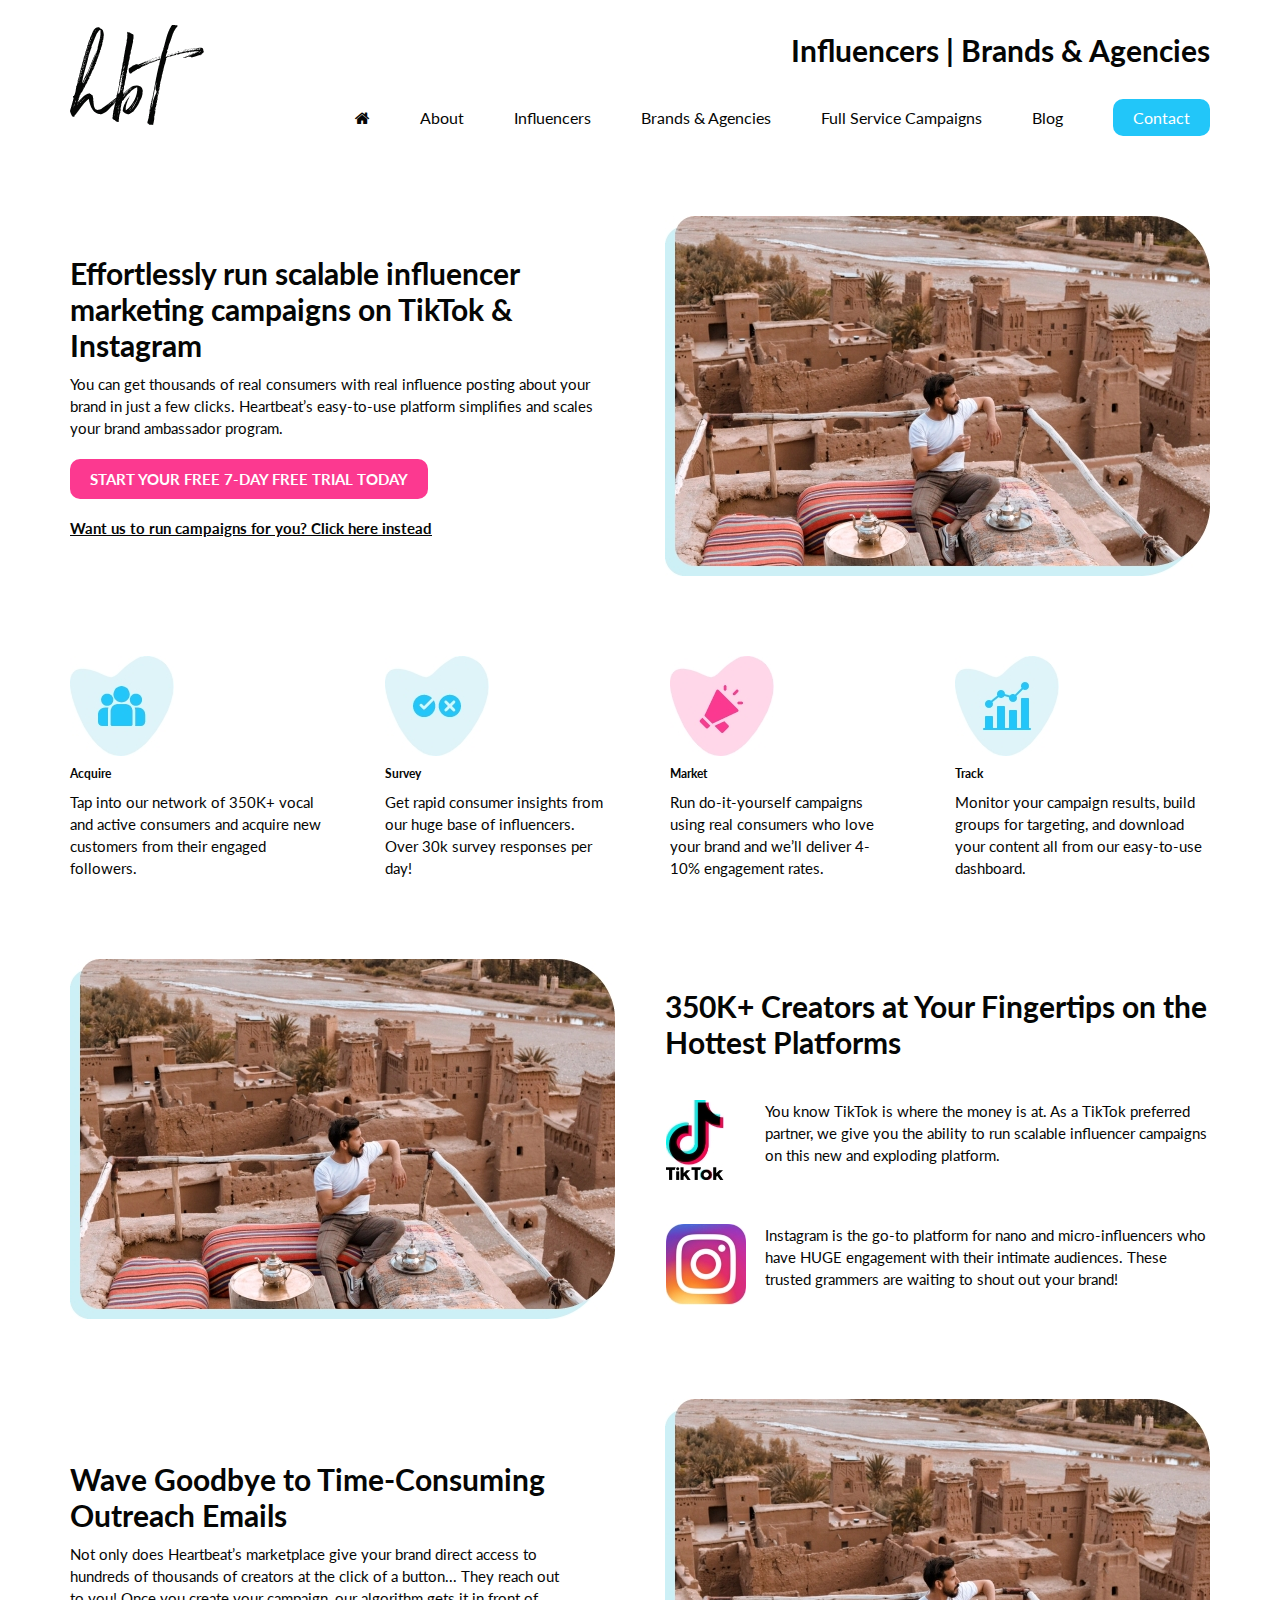
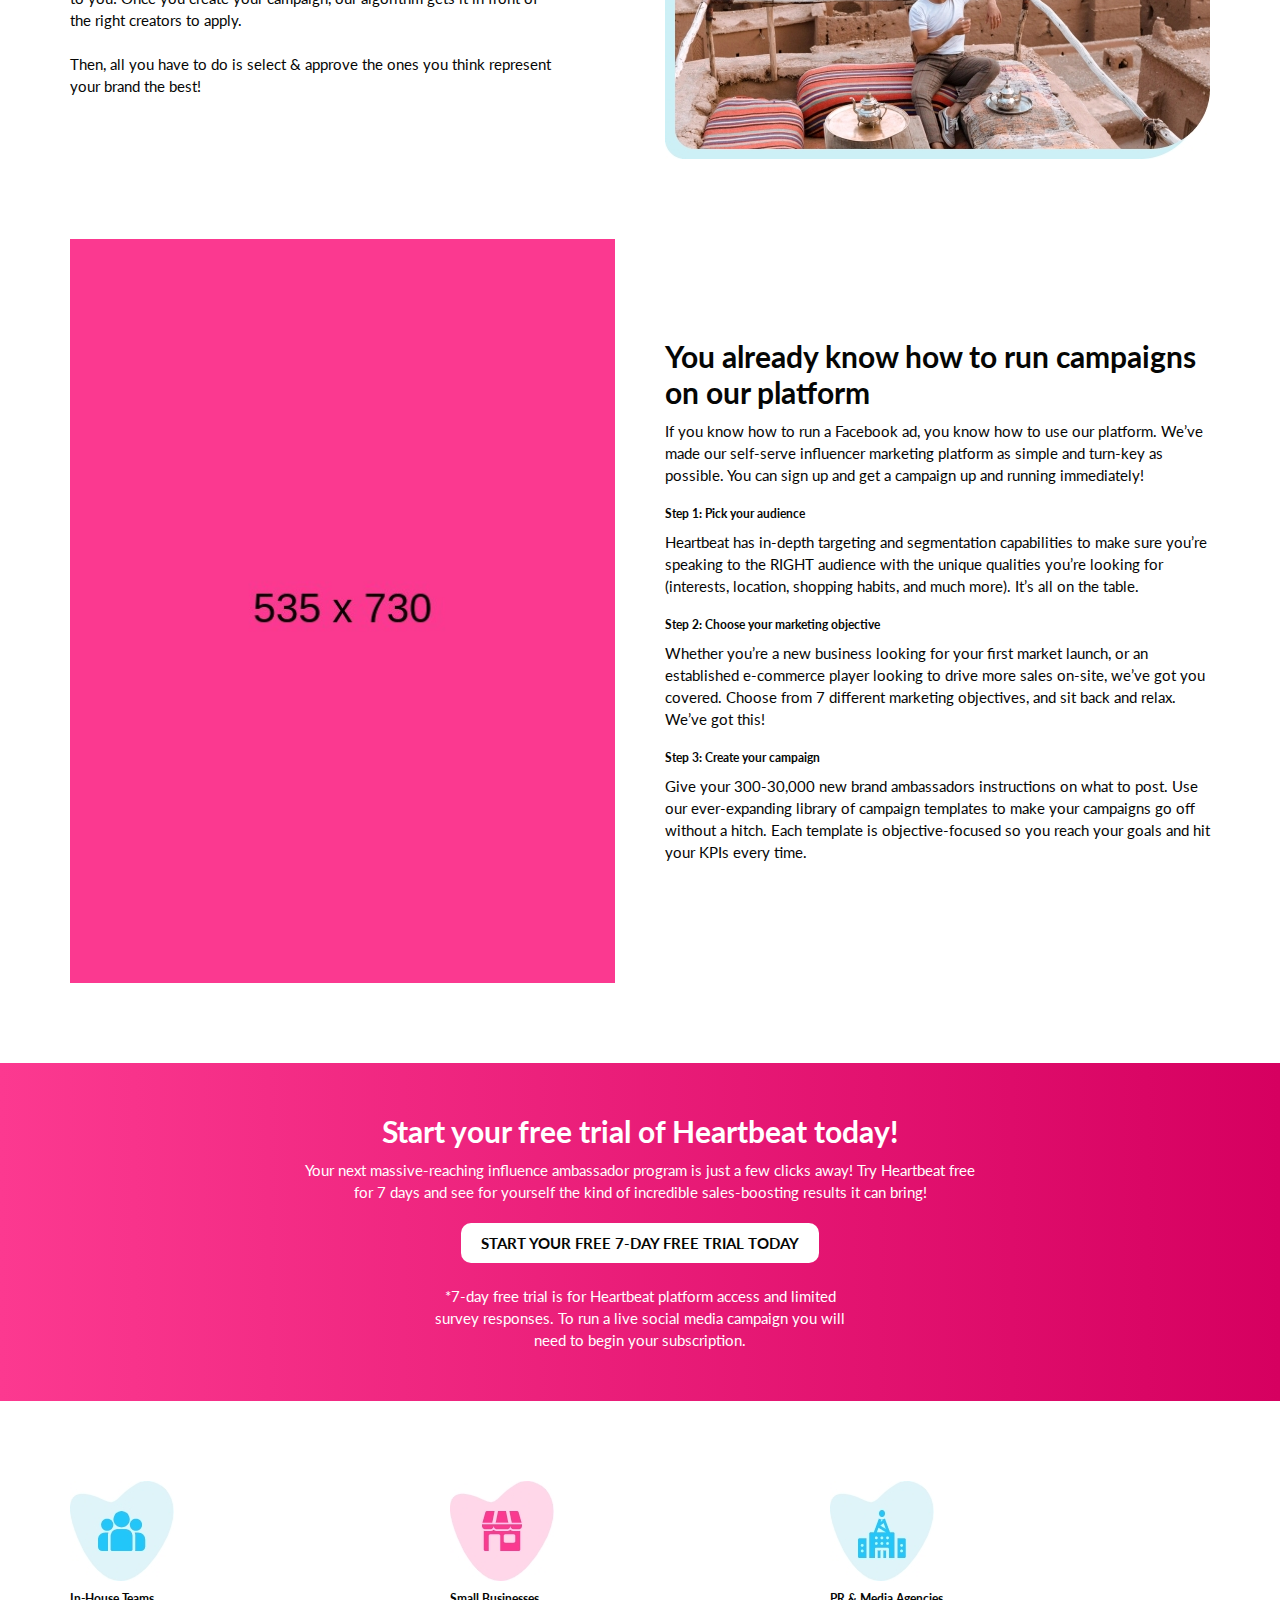
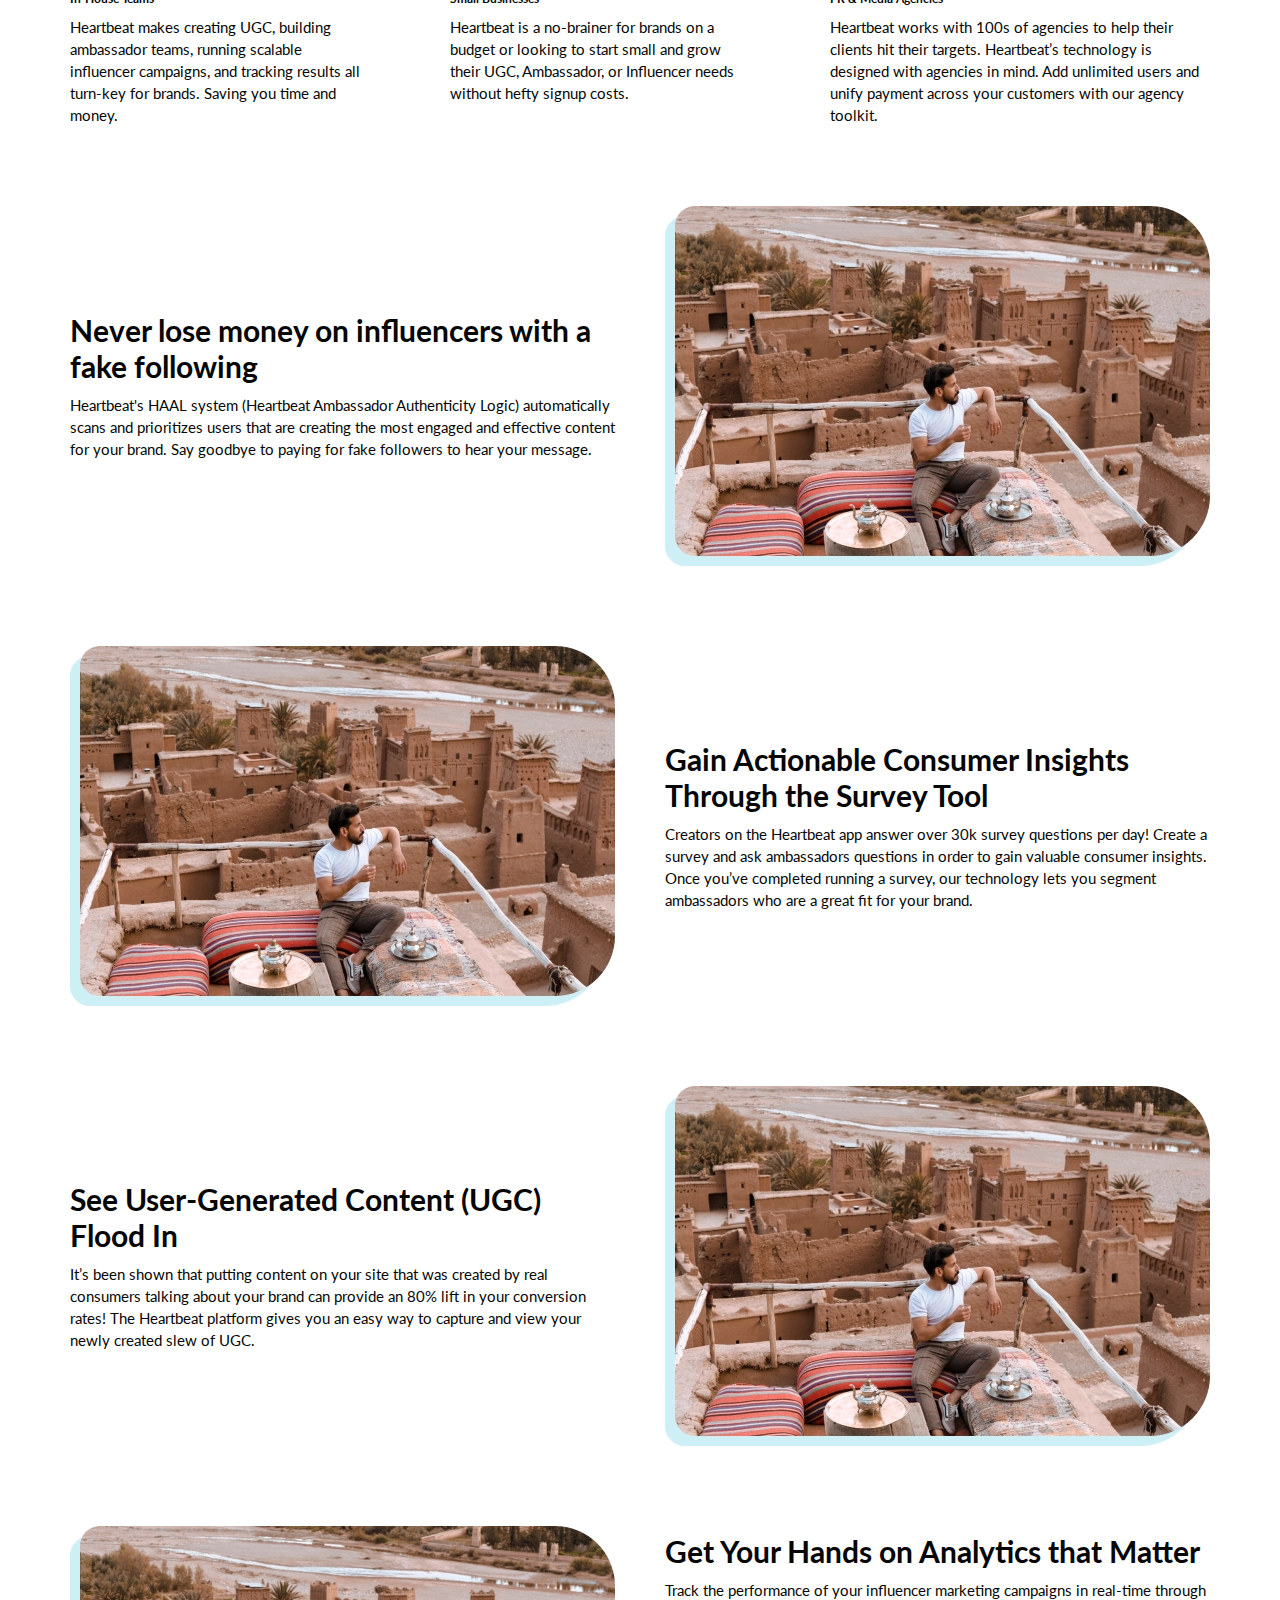
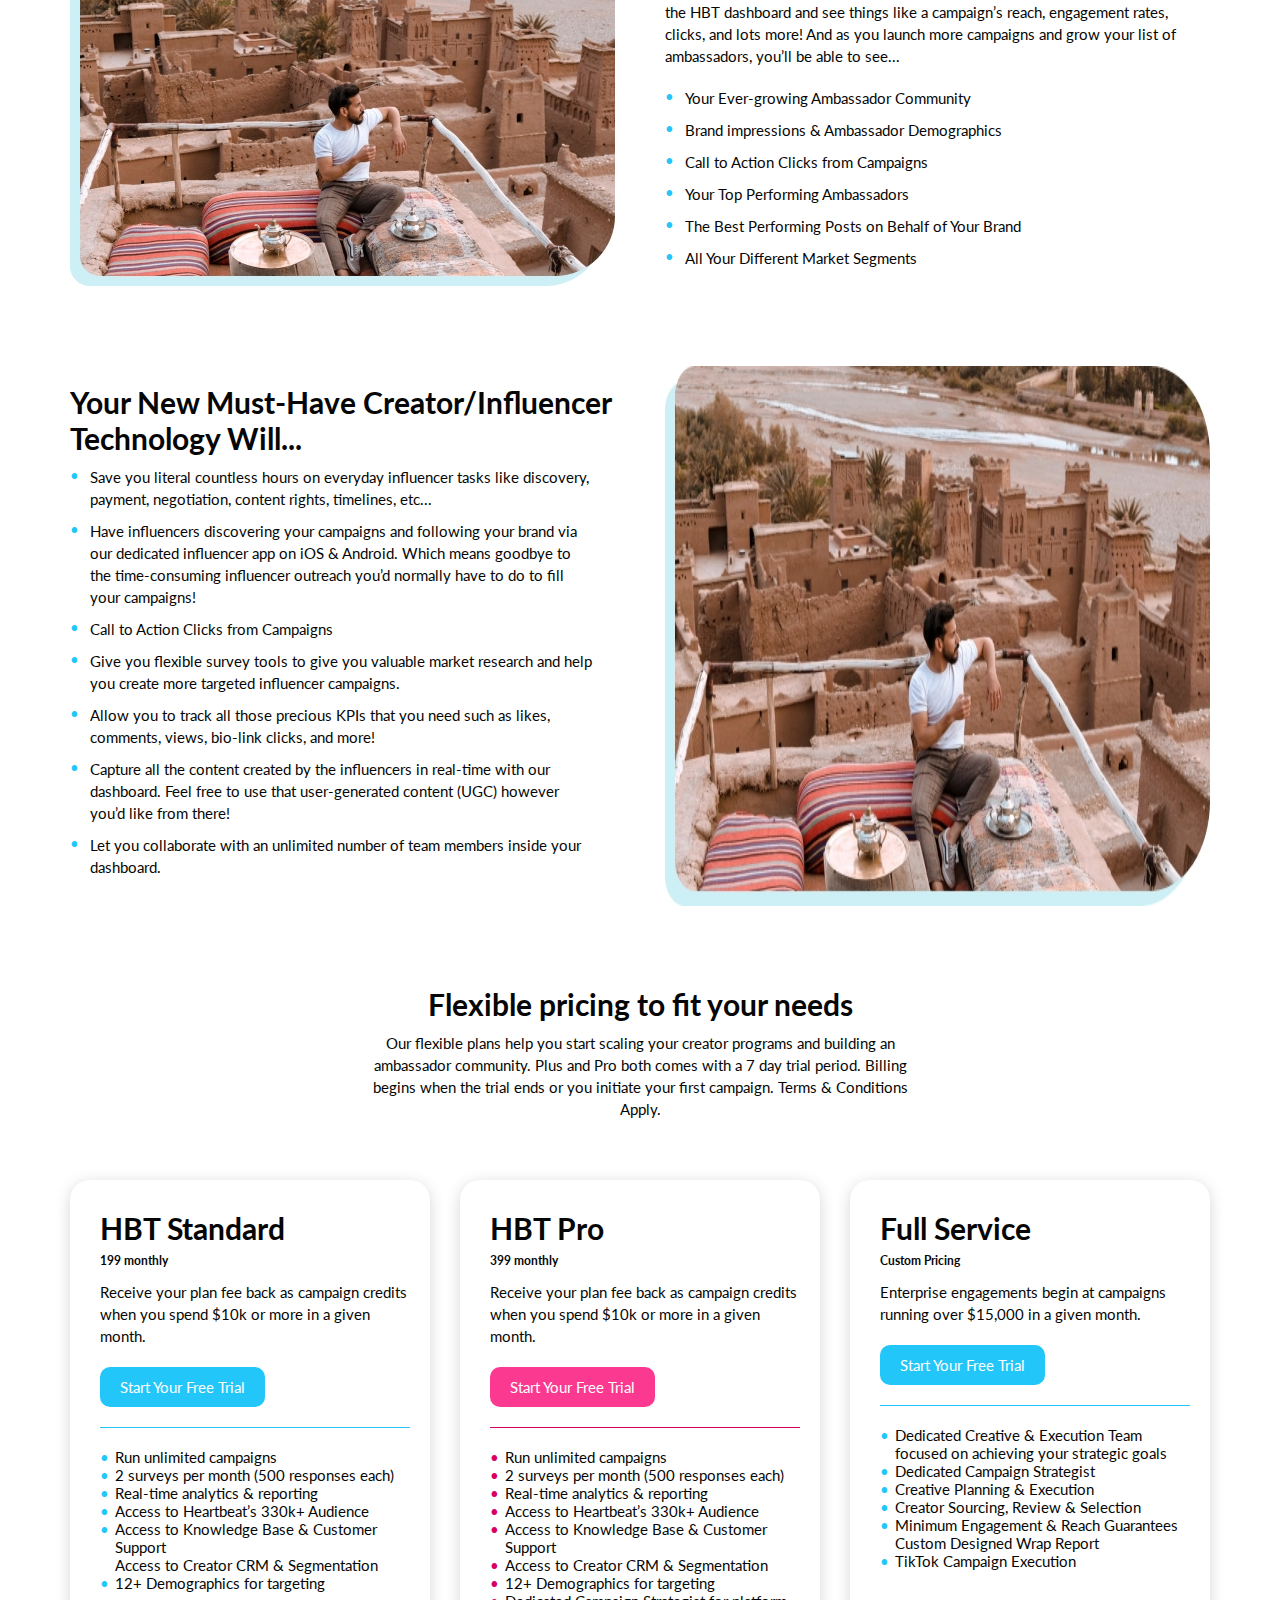
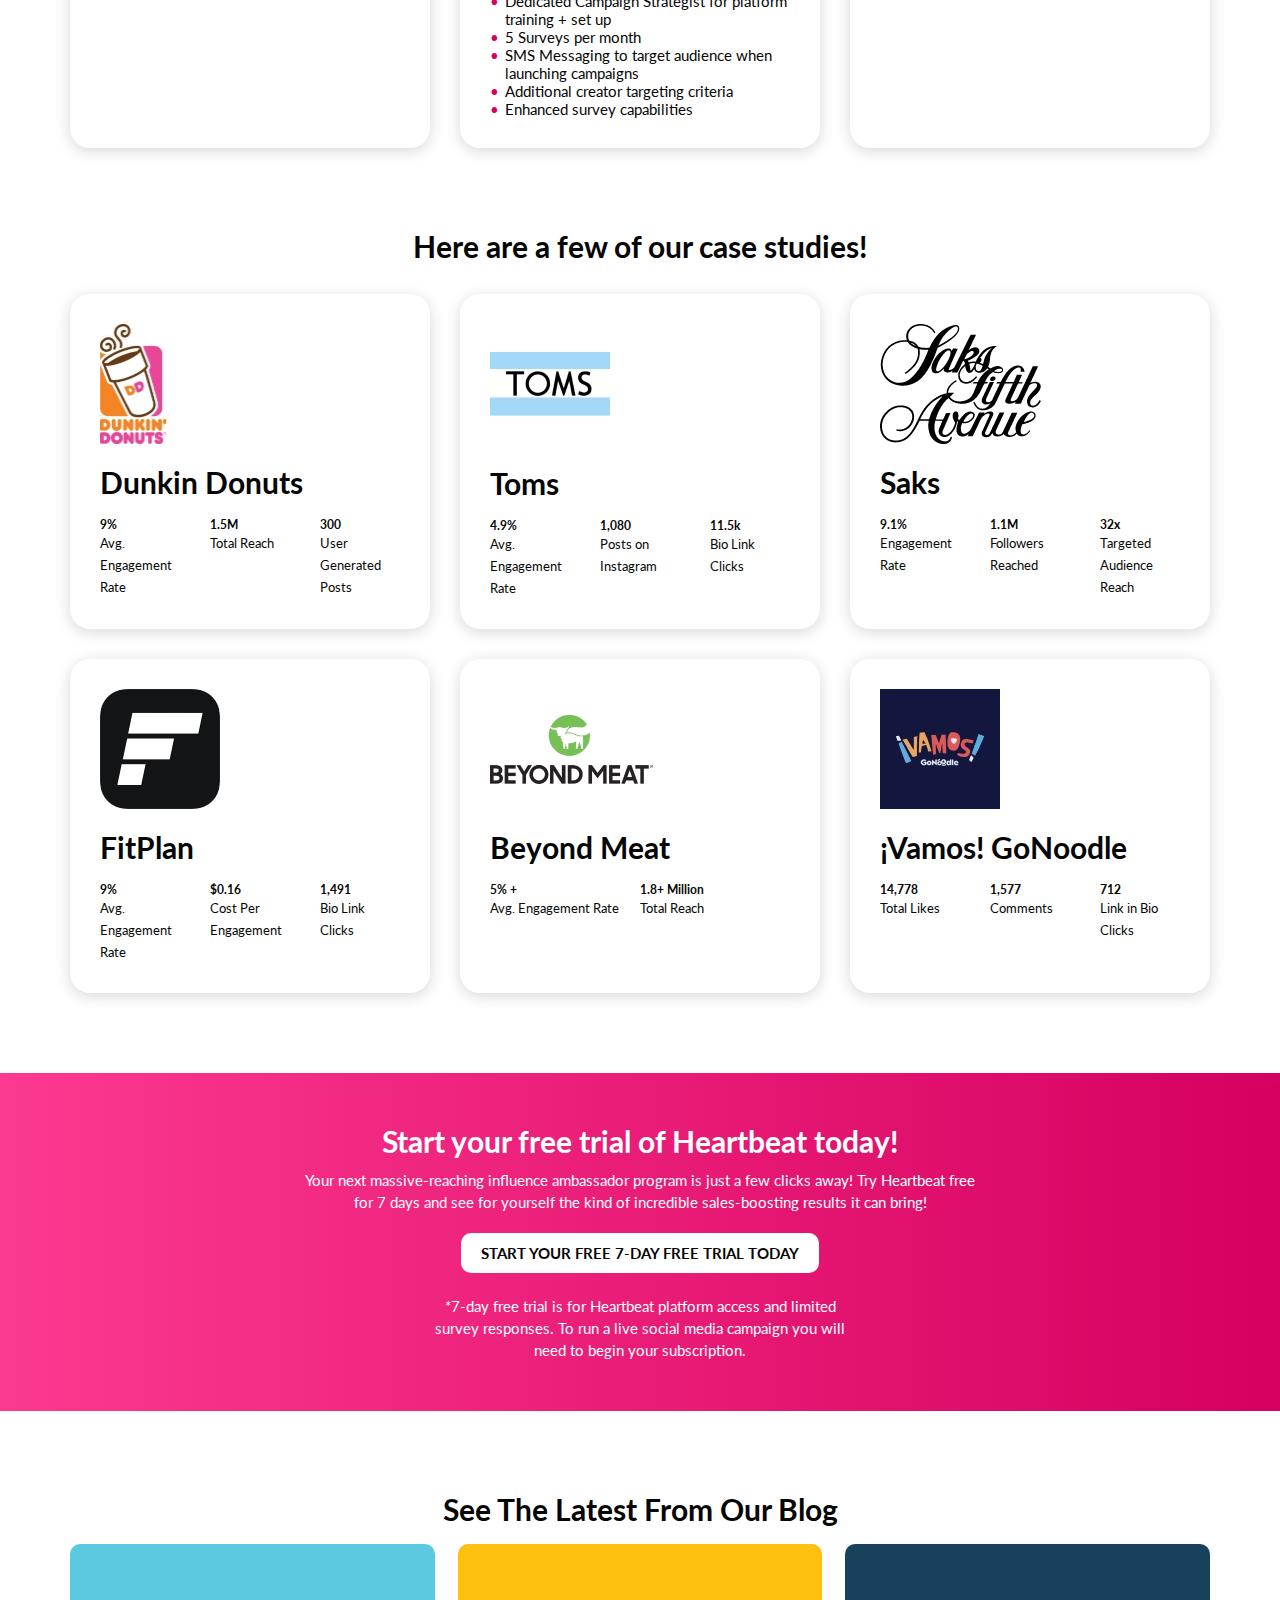
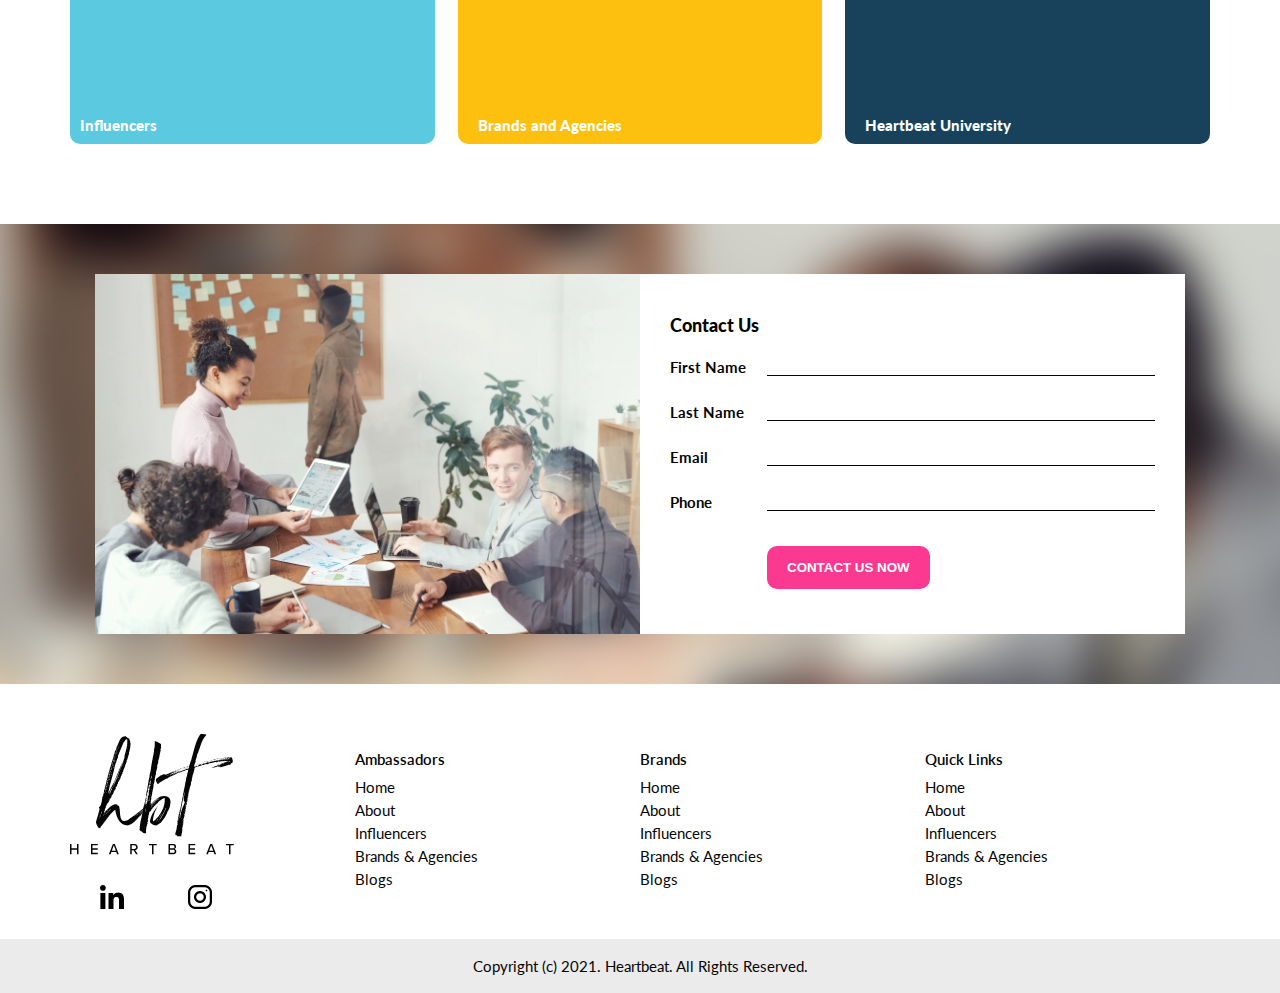
<file: brands&agencies.html>
<!DOCTYPE html>
<html lang="en">

<head>
    <meta charset="UTF-8">
    <meta http-equiv="X-UA-Compatible" content="IE=edge">
    <meta name="viewport" content="width=device-width, initial-scale=1.0">
    <title>HeartBeat</title>

    <!-- Favicon -->
    <link rel="shortcut icon" href="img/favicon.ico">
    <link
        href="https://fonts.googleapis.com/css2?family=Lato:ital,wght@0,100;0,300;0,400;0,700;0,900;1,100;1,300;1,400;1,700;1,900&family=Open+Sans:ital,wght@0,300;0,400;0,500;0,600;0,700;0,800;1,300;1,400;1,500;1,600;1,700;1,800&family=Raleway:ital,wght@0,100;0,200;0,300;0,400;0,500;0,600;0,700;0,800;0,900;1,100;1,200;1,300;1,400;1,500;1,600;1,700;1,800;1,900&display=swap"
        rel="stylesheet">


    <!--font awesome  -->
    <link rel="stylesheet" href="css/font-awesome/css/font-awesome.min.css">

    <!-- responsive tabs jquery -->
    <link type="text/css" rel="stylesheet" href="css/responsive-tabs/jquery.responsiveTabs.min.js" />

    <!-- custom css file -->
    <link rel="stylesheet" href="css/style.css" />
</head>

<body>

    <!-- navbar -->

    <nav class="nav">
        <div class="container navbar">

            <div class="nav-logo">
                <img src="img/HeartBeat-Logo.png" alt="HeartBeat-Logo">
            </div>
            <div class="nav-list">
                <div class="title">
                    <h1>Influencers | Brands & Agencies</h1>
                </div>

                <ul class="nav-links" id="nav-links">
                    <li><a href="index.html" class="nav-home link" title="Home">
                            <i class="fa fa-home" aria-hidden="true"></i>
                        </a>
                    </li>

                    <li><a href="about.html" class="nav-about link" title="About">about</a></li>
                    <li><a href="influencers.html" class="nav-influencers link" title="Influencers">influencers</a></li>
                    <li><a href="brands&agencies.html" class="nav-brands-agencies link" title="Brands & Agencies">brands & agencies</a></li>
                    <li><a href="fullservicecampaigns.html" class="nav-full-service-campaigns link" title="Full Service Campaigns">full service
                            campaigns</a>
                    </li>
                    <li><a href="blog.html" class="nav-blog link" title="Blog">blog</a></li>
                    <li class="header-contact"><a href="contact.html"
                            class="nav-contact nav-contact-btn link" title="Contact">contact</a>
                    </li>
                </ul>

            </div>

        </div>

        </div>
    </nav>

    <!-- resolution navbar -->
    <nav class="resolution-nav">

        <div class="resolution-navbar">

            <div class="main-title">
                <h1>Influencers | Brands & Agencies</h1>
            </div>

            <div class="resolution-nav-logo">

                <img src="img/HeartBeat-Logo(2).jpg" class="Group-22" alt="logo">

            </div>

            <!-- sidebar -->

            <aside class="sidebar" id="sidebar">
                <div>
                    <button class="close-btn" id="close-btn">
                        <i class="fa fa-times" aria-hidden="true"></i>
                    </button>

                    <!-- nav links -->

                    <ul class="sidebar-links">
                        <li><a href="index.html" class="sidebar-home link"><i class="fa fa-home" aria-hidden="true"></i> </a></li>
                        <li><a href="about.html" class="sidebar-about link">About</a></li>
                        <li><a href="influencers.html" class="sidebar-influencers link">Influencers</a></li>
                        <li><a href="brands&agencies.html" class="sidebar-brands-agencies link">Brands & Agencies</a>
                        </li>
                        <li><a href="fullservicecampaigns.html" class="sidebar-full-service-campaigns link">Full service
                                campaigns</a></li>
                        <li><a href="blog.html" class="nav-blog link">Blog</a></li>
                        <li><a href="contact.html" class="sidebar-contact sidebar-contact-btn link">Contact</a>
                        </li>
                    </ul>
                </div>

            </aside>


    </nav>


    <!-- bottom navbar -->

    <div class="bottom-nav">


        <ul class="bottom-nav-links" id="bottom-nav-links">
            <li>
                <a href="index.html" class="bottom-nav-home">
                    <img src="img/home (5).jpg" alt="home">
                </a>
            </li>
            <div class="line"></div>


            <li>
                <a href="contact.html" class="bottom-nav-location">
                    <img src="img/location.jpg" alt="location">
                </a>
            </li>
            <div class="line"></div>

            <li>
                <a href="tel:12345678" class="bottom-nav-phone">
                    <img src="img/phone-call.jpg" alt="phone">
                </a>
            </li>

            <div class="line"></div>

            <li id="nav-btn"><a class="bottom-nav-union">
                    <img src="img/Union 6.jpg" alt="union">
                </a>
            </li>

        </ul>
    </div>



    <!-- end of navbar -->

    <!-- section : Effortlessly run scalable influencer marketing campaigns on TikTok & Instagram -->

    <section class="influencer-marketing-campaigns">
        <div class="container influencer-marketing-campaigns-wrapper">
            <div class="influencer-marketing-campaigns-info">
                <h2>Effortlessly run scalable influencer marketing campaigns on TikTok & Instagram</h2>
                <p>You can get thousands of real consumers with real influence posting about your brand in just a few
                    clicks. Heartbeat’s easy-to-use platform simplifies and scales your brand ambassador program.</p>
                <a href="#" class="influencer-marketing-campaigns-info-btn">START YOUR FREE 7-DAY FREE TRIAL
                    TODAY</a><br>
                <a href="#" class="influencer-marketing-campaigns-info-link">Want us to run campaigns for you? Click
                    here instead</a>
            </div>
            <div class="influencer-marketing-campaigns-banner banner">
                <img src="img/Group 339.jpg" alt="influencer-marketing-campaigns">
            </div>

        </div>
    </section>

    <!-- end -->


    <!-- section : acquire-survey-market-track-->

    <section class="acquire-survey-market-track-">
        <div class="container acquire-survey-market-track-wrapper">

            <div class="acquire-survey-market-track-banner">
                <div class="acquire-survey-market-track-banner-acquire">
                    <img src="img/Group 333.jpg" alt="Acquire">
                    <h5>Acquire</h5>
                    <p>Tap into our network of 350K+ vocal and active consumers and acquire new customers from their
                        engaged followers.</p>

                </div>

                <div class="acquire-survey-market-track-banner-survey">
                    <img src="img/Group 292.jpg" alt="Survey">
                    <h5>Survey</h5>
                    <p>Get rapid consumer insights from our huge base of influencers. Over 30k survey responses per day!
                    </p>


                </div>

                <div class="acquire-survey-market-track-banner-market">
                    <img src="img/Group 293.jpg" alt="Market">
                    <h5>Market</h5>
                    <p>
                        Run do-it-yourself campaigns using real consumers who love your brand and we’ll deliver 4-10%
                        engagement rates.
                    </p>


                </div>

                <div class="acquire-survey-market-track-banner-track">
                    <img src="img/Group 290.jpg" alt="Survey">
                    <h5>Track</h5>
                    <p>Monitor your campaign results, build groups for targeting, and download your content all from our
                        easy-to-use dashboard.</p>
                </div>
            </div>

        </div>
    </section>

    <!-- end -->


    <!-- section : 350K+ Creators at Your Fingertips on the Hottest Platforms -->

    <section class="fingertips-hottest-platforms">
        <div class="container fingertips-hottest-platforms-wrapper">

            <div class="fingertips-hottest-platforms-banner banner">
                <img src="img/Group 339.jpg" alt="fingertips-hottest-platforms">
            </div>

            <div class="fingertips-hottest-platforms-info">
                <h2>350K+ Creators at Your Fingertips on the Hottest Platforms</h2>
                <div class="fingertips-tiktok">
                    <p>
                        You know TikTok is where the money is at. As a TikTok preferred partner, we give you the ability
                        to run scalable influencer campaigns on this new and exploding platform.
                    </p>
                </div>

                <div class="fingertips-insta">
                    <p>
                        Instagram is the go-to platform for nano and micro-influencers who have HUGE engagement with
                        their intimate audiences. These trusted grammers are waiting to shout out your brand!
                    </p>
                </div>
            </div>
    </section>

    <!-- end -->



    <!-- section : Wave Goodbye to Time-Consuming Outreach Emails -->

    <section class="wave-goodbye">
        <div class="container wave-goodbye-wrapper">



            <div class="wave-goodbye-info">
                <h2>Wave Goodbye to Time-Consuming Outreach Emails</h2>

                <p>
                    Not only does Heartbeat’s marketplace give your brand direct access to hundreds of thousands of
                    creators at the click of a button... They reach out to you! Once you create your campaign, our
                    algorithm gets it in front of the right creators to apply.
                    <br><br>
                    Then, all you have to do is select & approve the ones you think represent your brand the best!
                </p>
            </div>

            <div class="wave-goodbye-banner">
                <img src="img/Group 339.jpg" alt="wave-goodbye">
            </div>
    </section>

    <!-- end -->


    <!-- section :You already know how to run campaigns on our platform -->

    <section class="run-campaigns">
        <div class="container run-campaigns-wrapper">

            <div class="run-campaigns-banner banner">
                <img src="img/platform.jpg" alt="run-campaigns-platform">
            </div>

            <div class="run-campaigns-info">
                <h2>You already know how to run campaigns on our platform</h2>

                <p>
                    If you know how to run a Facebook ad, you know how to use our platform. We’ve made our self-serve
                    influencer marketing platform as simple and turn-key as possible. You can sign up and get a campaign
                    up and running immediately!
                </p>

                <ul>
                    <li>
                        <h5>Step 1: Pick your audience</h5>
                        <p>Heartbeat has in-depth targeting and segmentation capabilities to make sure you’re speaking
                            to the RIGHT audience with the unique qualities you’re looking for (interests, location,
                            shopping habits, and much more). It’s all on the table.</p>
                    </li>

                    <li>
                        <h5>Step 2: Choose your marketing objective</h5>
                        <p>
                            Whether you’re a new business looking for your first market launch, or an established
                            e-commerce player looking to drive more sales on-site, we’ve got you covered. Choose from 7
                            different marketing objectives, and sit back and relax. We’ve got this!
                        </p>
                    </li>

                    <li>
                        <h5>Step 3: Create your campaign</h5>
                        <p>Give your 300-30,000 new brand ambassadors instructions on what to post. Use our
                            ever-expanding library of campaign templates to make your campaigns go off without a hitch.
                            Each template is objective-focused so you reach your goals and hit your KPIs every time.</p>
                    </li>
                </ul>
            </div>


    </section>

    <!-- end -->

    <!-- section : Start your free trial of Heartbeat today! -->
    <section class="heartbeat-free-trial">
        <div class="container heartbeat-free-trial-wrapper">

            <h2>Start your free trial of Heartbeat today!</h2>
            <p class="heartbeat-free-trial-wrapper-para1">
                Your next massive-reaching influence ambassador program is just a few clicks away! Try Heartbeat free
                for 7 days and see for yourself the kind of incredible sales-boosting results it can bring!

            </p>
            <a href="#">START YOUR FREE 7-DAY FREE TRIAL TODAY</a>
            <p class="heartbeat-free-trial-wrapper-para2">
                *7-day free trial is for Heartbeat platform access and limited survey responses. To run a live social
                media campaign you will need to begin your subscription.
            </p>

        </div>
    </section>

    <!-- section : acquire-survey-market-track-->

    <section class="house-business-media">
        <div class="container house-business-media-wrapper">

            <div class="in-house-team">
                <img src="img/Group 333.jpg" alt="in-house-team">
                <h5>In-House Teams</h5>
                <p>
                    Heartbeat makes creating UGC, building ambassador teams, running scalable influencer campaigns, and
                    tracking results all turn-key for brands. Saving you time and money.
                </p>

            </div>

            <div class="small-business">
                <img src="img/Group 334.jpg" alt="small-business">
                <h5>Small Businesses</h5>
                <p>
                    Heartbeat is a no-brainer for brands on a budget or looking to start small and grow their UGC,
                    Ambassador, or Influencer needs without hefty signup costs.
                </p>


            </div>

            <div class="media-agencies">
                <img src="img/Group 335.jpg" alt="media-agencies">
                <h5>PR & Media Agencies</h5>
                <p>
                    Heartbeat works with 100s of agencies to help their clients hit their targets. Heartbeat’s
                    technology is designed with agencies in mind. Add unlimited users and unify payment across your
                    customers with our agency toolkit.
                </p>


            </div>
        </div>
    </section>

    <!-- end -->

    <!-- section : Never lose money on influencers with a fake following -->

    <section class="lose-money-influencer">
        <div class="container lose-money-influencer-wrapper">



            <div class="lose-money-influencer-info">
                <h2>Never lose money on influencers with a fake following</h2>

                <p>
                    Heartbeat's HAAL system (Heartbeat Ambassador Authenticity Logic) automatically scans and
                    prioritizes users that are creating the most engaged and effective content for your brand. Say
                    goodbye to paying for fake followers to hear your message.
                </p>
            </div>

            <div class="lose-money-influencer-banner banner">
                <img src="img/Group 339.jpg" alt="lose-money-influencer">
            </div>
    </section>

    <!-- end -->


    <!-- section : Gain Actionable Consumer Insights Through the Survey Tool -->

    <section class="gain-consumer-insights">
        <div class="container gain-consumer-insights-wrapper">

            <div class="gain-consumer-insights-banner banner">
                <img src="img/Group 339.jpg" alt="lose-money-influencer">
            </div>


            <div class="gain-consumer-insights-info">
                <h2>Gain Actionable Consumer Insights Through the Survey Tool</h2>

                <p>
                    Creators on the Heartbeat app answer over 30k survey questions per day! Create a survey and ask
                    ambassadors questions in order to gain valuable consumer insights. Once you’ve completed running a
                    survey, our technology lets you segment ambassadors who are a great fit for your brand.
                </p>
            </div>


    </section>

    <!-- end -->

    <!-- section : See User-Generated Content (UGC) Flood In -->

    <section class="ugc">
        <div class="container ugc-wrapper">



            <div class="ugc-info">
                <h2>See User-Generated Content (UGC) Flood In</h2>

                <p>
                    It’s been shown that putting content on your site that was created by real consumers talking about
                    your brand can provide an 80% lift in your conversion rates! The Heartbeat platform gives you an
                    easy way to capture and view your newly created slew of UGC.
                </p>
            </div>

            <div class="ugc-banner banner">
                <img src="img/Group 339.jpg" alt="lose-money-influencer">
            </div>
    </section>
    <!-- end -->

    <!-- section : Get Your Hands on Analytics that Matter -->


    <section class="hands-on-analytics">
        <div class="container hands-on-analytics-wrapper">


            <div class="hands-on-analytics-banner">
                <img src="img/Group 339.jpg" alt="hands-on-analytics">
            </div>

            <div class="hands-on-analytics-info">
                <h2>Get Your Hands on Analytics that Matter</h2>
                <p>
                    Track the performance of your influencer marketing campaigns in real-time through the HBT dashboard
                    and see things like a campaign’s reach, engagement rates, clicks, and lots more! And as you launch
                    more campaigns and grow your list of ambassadors, you’ll be able to see...
                </p>

                <ul class="hands-on-analytics-links">
                    <li>

                        <p>Your Ever-growing Ambassador Community</p>
                    </li>
                    <li>

                        <p>
                            Brand impressions & Ambassador Demographics
                        </p>
                    </li>
                    <li>

                        <p>
                            Call to Action Clicks from Campaigns
                        </p>
                    </li>
                    <li>

                        <p>
                            Your Top Performing Ambassadors
                        </p>
                    </li>
                    <li>

                        <p>
                            The Best Performing Posts on Behalf of Your Brand
                        </p>
                    </li>
                    <li>
                        <p>
                            All Your Different Market Segments
                        </p>
                    </li>
                </ul>
            </div>
        </div>
    </section>

    <!-- end -->


    <!-- section : Your New Must-Have Creator/Influencer Technology Will... -->
    <section class="influencer-technology">
        <div class="container influencer-technology-wrapper">

            <div class="influencer-technology-info">
                <h2>Your New Must-Have Creator/Influencer Technology Will...</h2>

                <ul class="influencer-technology-links">
                    <li>
                        <p>
                            Save you literal countless hours on everyday influencer tasks like discovery, payment,
                            negotiation, content rights, timelines, etc...
                        </p>
                    </li>
                    <li>
                        <p>
                            Have influencers discovering your campaigns and following your brand via our dedicated
                            influencer app on iOS & Android. Which means goodbye to the time-consuming influencer
                            outreach you’d normally have to do to fill your campaigns!
                        </p>
                    </li>
                    <li>
                        <p>
                            Call to Action Clicks from Campaigns
                        </p>
                    </li>
                    <li>
                        <p>
                            Give you flexible survey tools to give you valuable market research and help you create more
                            targeted influencer campaigns.
                        </p>
                    </li>
                    <li>
                        <p>
                            Allow you to track all those precious KPIs that you need such as likes, comments, views,
                            bio-link clicks, and more!
                        </p>
                    </li>
                    <li>
                        <p>
                            Capture all the content created by the influencers in real-time with our dashboard. Feel
                            free to use that user-generated content (UGC) however you’d like from there!
                        </p>
                    </li>
                    <li>
                        <p>
                            Let you collaborate with an unlimited number of team members inside your dashboard.
                        </p>
                    </li>
                </ul>
            </div>

            <div class="influencer-technology-banner">
                <img src="img/Group 339.jpg" alt="influencer-technology">
            </div>

    </div>
</section>

    <!-- end -->

    <!-- section : Flexible pricing to fit your needs -->
    <section class="flexible-pricing">
        <div class="container flexible-pricing-wrapper">
            <h2>Flexible pricing to fit your needs</h2>
            <p>
                Our flexible plans help you start scaling your creator programs and building an ambassador community.
                Plus and Pro both comes with a 7 day trial period. Billing begins when the trial ends or you initiate
                your first campaign. Terms & Conditions Apply.

            </p>
        </div>
    </section>

    <section class="premium-plans">
        <div class="container premium-plans">
            <div class="premium-plan standard">
                <h2>HBT Standard</h2>
                <h5>199 monthly</h5>
                <p>Receive your plan fee back as campaign credits when you spend $10k or more in a given month.</p>
                <a href="#">Start Your Free Trial</a>
                <div class="hr"></div>
                <ul class="plan-items">
                    <li>
                        Run unlimited campaigns
                    </li>
                    <li>
                        2 surveys per month (500 responses each)
                    </li>
                    <li>
                        Real-time analytics & reporting
                    </li>
                    <li>
                        Access to Heartbeat’s 330k+ Audience
                    </li>
                    <li>
                        Access to Knowledge Base & Customer Support
                    </li>

                    Access to Creator CRM & Segmentation
                    </li>
                    <li>
                        12+ Demographics for targeting
                    </li>
                </ul>
            </div>
            <div class="premium-plan pro">
                <h2>HBT Pro</h2>
                <h5>399 monthly</h5>
                <p>Receive your plan fee back as campaign credits when you spend $10k or more in a given month.</p>
                <a href="#">Start Your Free Trial</a>
                <div class="hr"></div>
                <ul class="plan-items">
                    <li>
                        Run unlimited campaigns
                    </li>
                    <li>
                        2 surveys per month (500 responses each)
                    </li>
                    <li>
                        Real-time analytics & reporting
                    </li>
                    <li>
                        Access to Heartbeat’s 330k+ Audience
                    </li>
                    <li>
                        Access to Knowledge Base & Customer Support
                    </li>
                    <li>
                        Access to Creator CRM & Segmentation
                    </li>
                    <li>
                        12+ Demographics for targeting
                    </li>
                    <li>
                        Dedicated Campaign Strategist for platform training + set up
                    </li>
                    <li>
                        5 Surveys per month
                    </li>
                    <li>
                        SMS Messaging to target audience when launching campaigns
                    </li>
                    <li>
                        Additional creator targeting criteria
                    </li>
                    <li>
                        Enhanced survey capabilities
                    </li>
                </ul>
            </div>
            <div class="premium-plan full-service">
                <h2>Full Service</h2>
                <h5>Custom Pricing</h5>
                <p>
                    Enterprise engagements begin at campaigns running over $15,000 in a given month.
                </p>
                <a href="#">Start Your Free Trial</a>
                <div class="hr"></div>
                <ul class="plan-items">
                    <li>
                        Dedicated Creative & Execution Team focused on achieving your strategic goals
                    </li>
                    <li>
                        Dedicated Campaign Strategist
                    </li>
                    <li>
                        Creative Planning & Execution
                    </li>
                    <li>
                        Creator Sourcing, Review & Selection
                    </li>
                    <li>
                        Minimum Engagement & Reach Guarantees
                    </li>

                    Custom Designed Wrap Report
                    </li>
                    <li>
                        TikTok Campaign Execution
                    </li>
                </ul>
            </div>

        </div>
    </section>
    <!-- end -->

    <!-- section : case studies -->
    <section class="case-studies">
        <div class="container case-studies-wrapper">
            <h2>Here are a few of our case studies!</h2>
            <!-- frames 1 -->

            <div class="case-study-frames">
                <div class="frame frame1">
                    <img src="img/5af42b2e31010a24ac46d2cb5a0e60a6.jpg">
                    <h2>Dunkin Donuts</h2>
                    <div class="case-study-ratings ratings">
                        <div class="rating1">
                            <h5>9%</h5>
                            <p>Avg. Engagement Rate</p>
                        </div>
                        <div class="rating2">
                            <h5>1.5M</h5>
                            <p>Total Reach</p>
                        </div>
                        <div class="rating3">
                            <h5>300</h5>
                            <p>User Generated Posts</p>
                        </div>

                    </div>
                </div>

                <div class="frame frame2">
                    <img src="img/Image 7.jpg">
                    <h2>Toms</h2>
                    <div class="case-study-ratings ratings">
                        <div class="rating1">
                            <h5>4.9%</h5>
                            <p>Avg. Engagement Rate</p>
                        </div>
                        <div class="rating2">
                            <h5>1,080</h5>
                            <p>Posts on Instagram</p>
                        </div>
                        <div class="rating3">
                            <h5>11.5k</h5>
                            <p>Bio Link Clicks</p>
                        </div>

                    </div>
                </div>

                <div class="frame frame3">
                    <img src="img/Group 336.jpg">
                    <h2>Saks</h2>
                    <div class="case-study-ratings ratings">
                        <div class="rating1">
                            <h5>9.1%</h5>
                            <p>Engagement Rate</p>
                        </div>
                        <div class="rating2">
                            <h5>1.1M</h5>
                            <p>Followers Reached</p>
                        </div>
                        <div class="rating3">
                            <h5>32x</h5>
                            <p>Targeted Audience Reach</p>
                        </div>

                    </div>
                </div>





                <div class="frame frame4">
                    <img src="img/3aa4822bc23fc52c903b4f6e5d0ba3b3.jpg">
                    <h2>FitPlan</h2>
                    <div class="case-study-ratings ratings">
                        <div class="rating1">
                            <h5>9%</h5>
                            <p>Avg. Engagement Rate</p>
                        </div>
                        <div class="rating2">
                            <h5>$0.16</h5>
                            <p>Cost Per Engagement</p>
                        </div>
                        <div class="rating3">
                            <h5>1,491</h5>
                            <p>Bio Link Clicks</p>
                        </div>

                    </div>
                </div>

                <div class="frame frame5">
                    <img src="img/Beyond_Meat-Logo.wine.jpg">
                    <h2>Beyond Meat</h2>
                    <div class="case-study-ratings ratings">
                        <div class="rating1">
                            <h5>5% +</h5>
                            <p>Avg. Engagement Rate</p>
                        </div>
                        <div class="rating2">
                            <h5>1.8+ Million</h5>
                            <p>Total Reach</p>
                        </div>

                    </div>
                </div>

                <div class="frame frame6">
                    <img src="img/Mask Group 36.jpg">
                    <h2>¡Vamos! GoNoodle</h2>
                    <div class="case-study-ratings ratings">
                        <div class="rating1">
                            <h5>14,778</h5>
                            <p>Total Likes</p>
                        </div>
                        <div class="rating2">
                            <h5>1,577</h5>
                            <p>Comments</p>
                        </div>
                        <div class="rating3">
                            <h5>712</h5>
                            <p>Link in Bio Clicks</p>
                        </div>

                    </div>
                </div>
            </div>

        </div>
    </section>
    <!-- end -->


    <!-- section : Start your free trial of Heartbeat today! -->
    <section class="heartbeat-free-trial">
        <div class="container heartbeat-free-trial-wrapper">

            <h2>Start your free trial of Heartbeat today!</h2>
            <p class="heartbeat-free-trial-wrapper-para1">
                Your next massive-reaching influence ambassador program is just a few clicks away! Try Heartbeat free
                for 7 days and see for yourself the kind of incredible sales-boosting results it can bring!

            </p>
            <a href="#">START YOUR FREE 7-DAY FREE TRIAL TODAY</a>
            <p class="heartbeat-free-trial-wrapper-para2">
                *7-day free trial is for Heartbeat platform access and limited survey responses. To run a live social
                media campaign you will need to begin your subscription.
            </p>

        </div>
    </section>


    <!-- section : See The Latest From Our Blog -->

    <section class="blog">
        <div class="container blog-wrapper">
            <h2>See The Latest From Our Blog</h2>
            <div class="blog-banners">
                <div class="blog-banner blog1">
                    <div class="influencers-blog">Influencers</div>

                </div>
                <div class="blog-banner blog2">
                    <div class="brands-blog">Brands and Agencies</div>

                </div>

                <div class="blog-banner blog3">
                    <div class="university-blog">Heartbeat University</div>
                </div>
            </div>
        </div>
    </section>


    <section class="contactus">

        <div class="container contact-wrapper">

            <div class="contact-img">
                <img src="img/Mask Group 4.jpg">
            </div>
            <div class="contact-form">
                <div class="contact-data">
                    <div class="contact-title">
                        <h3>Contact Us</h3>
                    </div>
                    <div class="inputs">
                        <div class="labels">
                            <div class="label-title">
                                <label for="firstname">First Name</label>
                            </div>

                            <div class="contact-input">
                                <input type="text">
                            </div>
                        </div>


                        <div class="labels">
                            <div class="label-title">
                                <label for="lastname">Last Name</label>
                            </div>

                            <div class="contact-input">
                                <input type="text">
                            </div>
                        </div>


                        <div class="labels">
                            <div class="label-title">
                                <label for="email">Email</label>
                            </div>

                            <div class="contact-input">
                                <input type="email">
                            </div>
                        </div>


                        <div class="labels">
                            <div class="label-title">
                                <label for="phone">Phone</label>
                            </div>

                            <div class="contact-input">
                                <input type="text">
                            </div>
                        </div>
                        <div class="labels">
                            <div class="label-title">
                                <label for="phone"></label>
                            </div>

                            <div class="contact-btn">
                                <button type="submit">CONTACT US NOW</button>
                            </div>
                        </div>
                    </div>
                </div>
            </div>
        </div>
    </section>

    <!-- end -->


    <section class="footer">
        <div class="container footer-wrapper">
            <div class="footer-loGo">
                <img src="img/Group 22.jpg" class="footer-Group-22">
                <div class="insta-linkedIn">
                    <a href="#"><img src="img/linkedin.jpg"></a>
                    <a href="#"><img src="img/instagram.jpg"></a>

                </div>
            </div>
            <div class="footer-link footer-ambassador">
                <h4 class="footer-ambassadoers-title">Ambassadors</h4>
                <ul class="footer-ul-links">
                    <li>Home</li>
                    <li>About</li>
                    <li>Influencers</li>
                    <li>Brands & Agencies</li>
                    <li>Blogs</li>
                </ul>
            </div>

            <div class="footer-link footer-brands">
                <h4 class="footer-brands-title">Brands</h4>
                <ul class="footer-ul-links">
                    <li>Home</li>
                    <li>About</li>
                    <li>Influencers</li>
                    <li>Brands & Agencies</li>
                    <li>Blogs</li>
                </ul>
            </div>

            <div class="footer-link footer-quick-links">
                <h4 class="footer-quick-links-title">Quick Links</h4>
                <ul class="footer-ul-links">
                    <li>Home</li>
                    <li>About</li>
                    <li>Influencers</li>
                    <li>Brands & Agencies</li>
                    <li>Blogs</li>
                </ul>

            </div>

        </div>



        </div>

        <div class="footer-copyright">
            <p>Copyright (c) 2021. Heartbeat. All Rights Reserved.</p>
        </div>
    </section>


    <!-- Jquery -->
    <script src="js/jquery.js"></script>

    <!-- bootstrap.js -->
    <script src="js/bootstrap/bootstrap.js"></script>


    <!-- responsive tabs -->
    <script src="js/responsive-tabs/jquery.responsiveTabs.min.js"></script>

    <!-- custom javascript file -->
    <script src="js/script.js"></script>
</body>

</html>
</file>
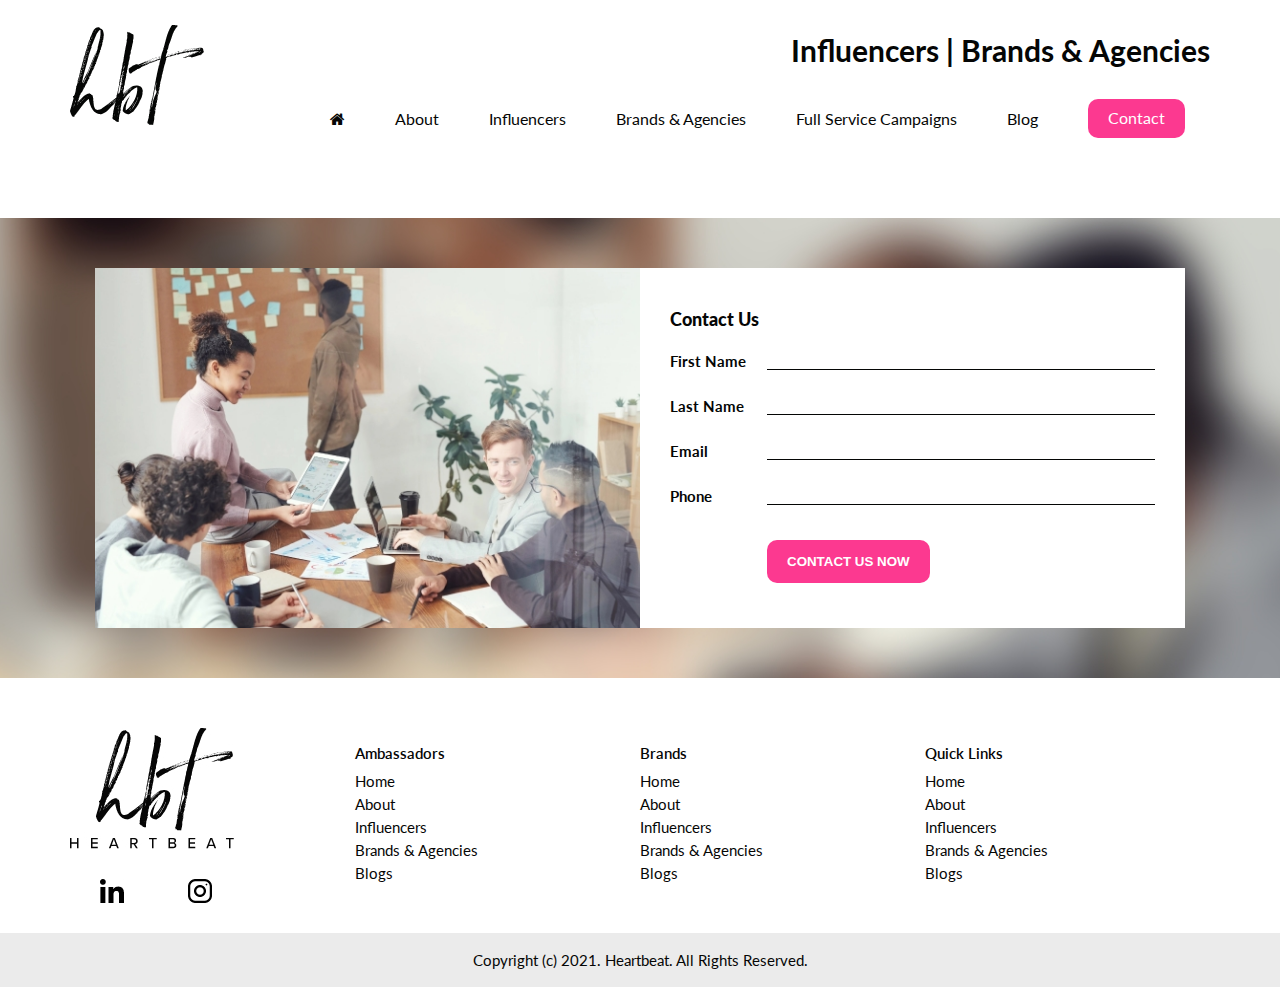
<file: contact.html>
<!DOCTYPE html>
<html lang="en">

<head>
  <meta charset="UTF-8">
  <meta http-equiv="X-UA-Compatible" content="IE=edge">
  <meta name="viewport" content="width=device-width, initial-scale=1.0">
  <title>HearBeat</title>
  <link
    href="https://fonts.googleapis.com/css2?family=Lato:ital,wght@0,100;0,300;0,400;0,700;0,900;1,100;1,300;1,400;1,700;1,900&family=Open+Sans:ital,wght@0,300;0,400;0,500;0,600;0,700;0,800;1,300;1,400;1,500;1,600;1,700;1,800&family=Raleway:ital,wght@0,100;0,200;0,300;0,400;0,500;0,600;0,700;0,800;0,900;1,100;1,200;1,300;1,400;1,500;1,600;1,700;1,800;1,900&display=swap"
    rel="stylesheet">

    <!-- Favicon -->
  <link rel="shortcut icon" href="img/favicon.ico">
  <!-- Bootstrap -->
  <!-- <link rel="stylesheet" href="css/bootstrap/bootstrap.css"> -->

  <!--font awesome  -->
  <link rel="stylesheet" href="css/font-awesome/css/font-awesome.min.css">

  <!-- responsive tabs jquery -->
  <link type="text/css" rel="stylesheet" href="css/responsive-tabs/jquery.responsiveTabs.min.js" />

  <!-- custom css file -->
  <link rel="stylesheet" href="css/style.css" />

</head>

<body>





  <!-- ------------------------------------------------------------------
                          Header
------------------------------------------------------------------------ -->
     <!-- navbar -->

     <nav class="nav">
      <div class="container navbar">
        <div class="nav-logo">
        <img src="img/HeartBeat-Logo.png" alt="HeartBeat-Logo">

        </div> 
          <div class="nav-list">
              <div class="title">
                  <h1>Influencers | Brands & Agencies</h1>
              </div>
              <ul class="nav-links" id="nav-links">  
                  <li><a href="index.html" class="nav-home link" title="Home">
                      <i class="fa fa-home" aria-hidden="true"></i>
                  </a></li>

                  <li><a href="about.html" class="nav-about link" title="About">about</a></li>
                  <li><a href="influencers.html" class="nav-influencers link" title="Influencers">influencers</a></li>
                  <li><a href="brands&agencies.html" class="nav-brands-agencies link" title="Brands & Agencies">brands & agencies</a></li>
                  <li><a href="fullservicecampaigns.html" class="nav-full-service-campaigns link" title="Full Service Campaigns">full service campaigns</a></li>
                  <li><a href="blog.html" class="nav-blog link" title="Blog">blog</a></li>
                  <li><a href="contact.html" class="nav-contact nav-contact-btn link" title="Contact">contact</a>
                      </li>
              </ul>
              
          </div>

      </div>
  </nav>

    <!-- resolution navbar -->
    <nav class="resolution-nav">
      <div class="resolution-navbar">
  
  
        <div class="main-title">
          <h1>Influencers | Brands & Agencies</h1>
  
        </div>
  
        <div class="resolution-nav-logo">
  
          <img src="img/HeartBeat-Logo(2).jpg" class="Group-22">
  
        </div>
  
        <!-- sidebar -->
  
        <aside class="sidebar" id="sidebar">
          <div>
            <button class="close-btn" id="close-btn">
              <i class="fa fa-times"></i>
            </button>
  
            <!-- nav links -->
  
            <ul class="sidebar-links">
              <li><a href="index.html" class="sidebar-home link">
                  <i class="fa fa-home" aria-hidden="true"></i>
                </a>
              </li>
             <li><a href="about.html" class="sidebar-about link">About</a></li>
              <li><a href="influencers.html" class="sidebar-influencers link">Influencers</a></li>
              <li><a href="brands&agencies.html" class="sidebar-brands-agencies link">Brands & Agencies</a></li>
              <li><a href="fullservicecampaigns.html" class="sidebar-full-service-campaigns link">Full service
                  campaigns</a></li>
              <li><a href="blog.html" class="nav-blog link">Blog</a></li>
              <li><a href="contact.html" class="sidebar-contact sidebar-contact-btn link">Contact</a>
              </li>
            </ul>
          </div>
  
        </aside>
  
  
    </nav>
  
  
    <!-- bottom navbar -->
  
    <div class="bottom-nav">
  
  
      <ul class="bottom-nav-links" id="bottom-nav-links">
        <li><a href="index.html" class="bottom-nav-home">
            <img src="img/home (5).jpg">
          </a></li>
        <div class="line"></div>
  
  
        <li><a href="contact.html" class="bottom-nav-location">
            <img src="img/location.jpg">
          </a></li>
        <div class="line"></div>
  
        <li><a href="tel:12345678" class="bottom-nav-phone">
            <img src="img/phone-call.jpg">
          </a></li>
        <div class="line"></div>
  
        <li id="nav-btn"><a class="bottom-nav-union">
            <img src="img/Union 6.jpg">
          </a></li>
  
      </ul>
    </div>
  <!-- end of navbar -->
  <section class="contactus">

    <div class="container contact-wrapper">

      <div class="contact-img">
        <img src="img/Mask Group 4.jpg">
      </div>
      <div class="contact-form">
        <div class="contact-data">
          <div class="contact-title">
            <h3>Contact Us</h3>
          </div>
          <div class="inputs">
            <div class="labels">
              <div class="label-title">
                <label for="firstname">First Name</label>
              </div>

              <div class="contact-input">
                <input type="text">
              </div>
            </div>


            <div class="labels">
              <div class="label-title">
                <label for="lastname">Last Name</label>
              </div>

              <div class="contact-input">
                <input type="text">
              </div>
            </div>


            <div class="labels">
              <div class="label-title">
                <label for="email">Email</label>
              </div>

              <div class="contact-input">
                <input type="email">
              </div>
            </div>


            <div class="labels">
              <div class="label-title">
                <label for="phone">Phone</label>
              </div>

              <div class="contact-input">
                <input type="text">
              </div>
            </div>
            <div class="labels">
              <div class="label-title">
                <label for=""></label>
              </div>

              <div class="contact-btn">
                <button type="submit">CONTACT US NOW</button>
              </div>
            </div>
          </div>
        </div>
      </div>
    </div>
  </section>


  <section class="footer">
    <div class="container footer-wrapper">
      <div class="footer-loGo">
        <img src="img/Group 22.jpg" class="footer-Group-22">
        <div class="insta-linkedIn">
          <a href="#"><img src="img/linkedin.jpg"></a>
          <a href="#"><img src="img/instagram.jpg"></a>

        </div>
      </div>
      <div class="footer-link footer-ambassador">
        <h4 class="footer-ambassadoers-title">Ambassadors</h4>
        <ul class="footer-ul-links">
          <li>Home</li>
          <li>About</li>
          <li>Influencers</li>
          <li>Brands & Agencies</li>
          <li>Blogs</li>
        </ul>
      </div>

      <div class="footer-link footer-brands">
        <h4 class="footer-brands-title">Brands</h4>
        <ul class="footer-ul-links">
          <li>Home</li>
          <li>About</li>
          <li>Influencers</li>
          <li>Brands & Agencies</li>
          <li>Blogs</li>
        </ul>
      </div>

      <div class="footer-link footer-quick-links">
        <h4 class="footer-quick-links-title">Quick Links</h4>
        <ul class="footer-ul-links">
          <li>Home</li>
          <li>About</li>
          <li>Influencers</li>
          <li>Brands & Agencies</li>
          <li>Blogs</li>
        </ul>

      </div>

    </div>



    </div>

    <div class="footer-copyright">
      <p>Copyright (c) 2021. Heartbeat. All Rights Reserved.</p>
    </div>
  </section>
    
    
    
    
      <!-- Jquery -->
      <script src="js/jquery.js"></script>
    
      <!-- bootstrap.js -->
      <script src="js/bootstrap/bootstrap.js"></script>
    
    
      <!-- responsive tabs -->
      <script src="js/responsive-tabs/jquery.responsiveTabs.min.js"></script>
    
      <!-- custom javascript file -->
      <script src="js/script.js"></script>
    </body>
    
    </html>
</file>
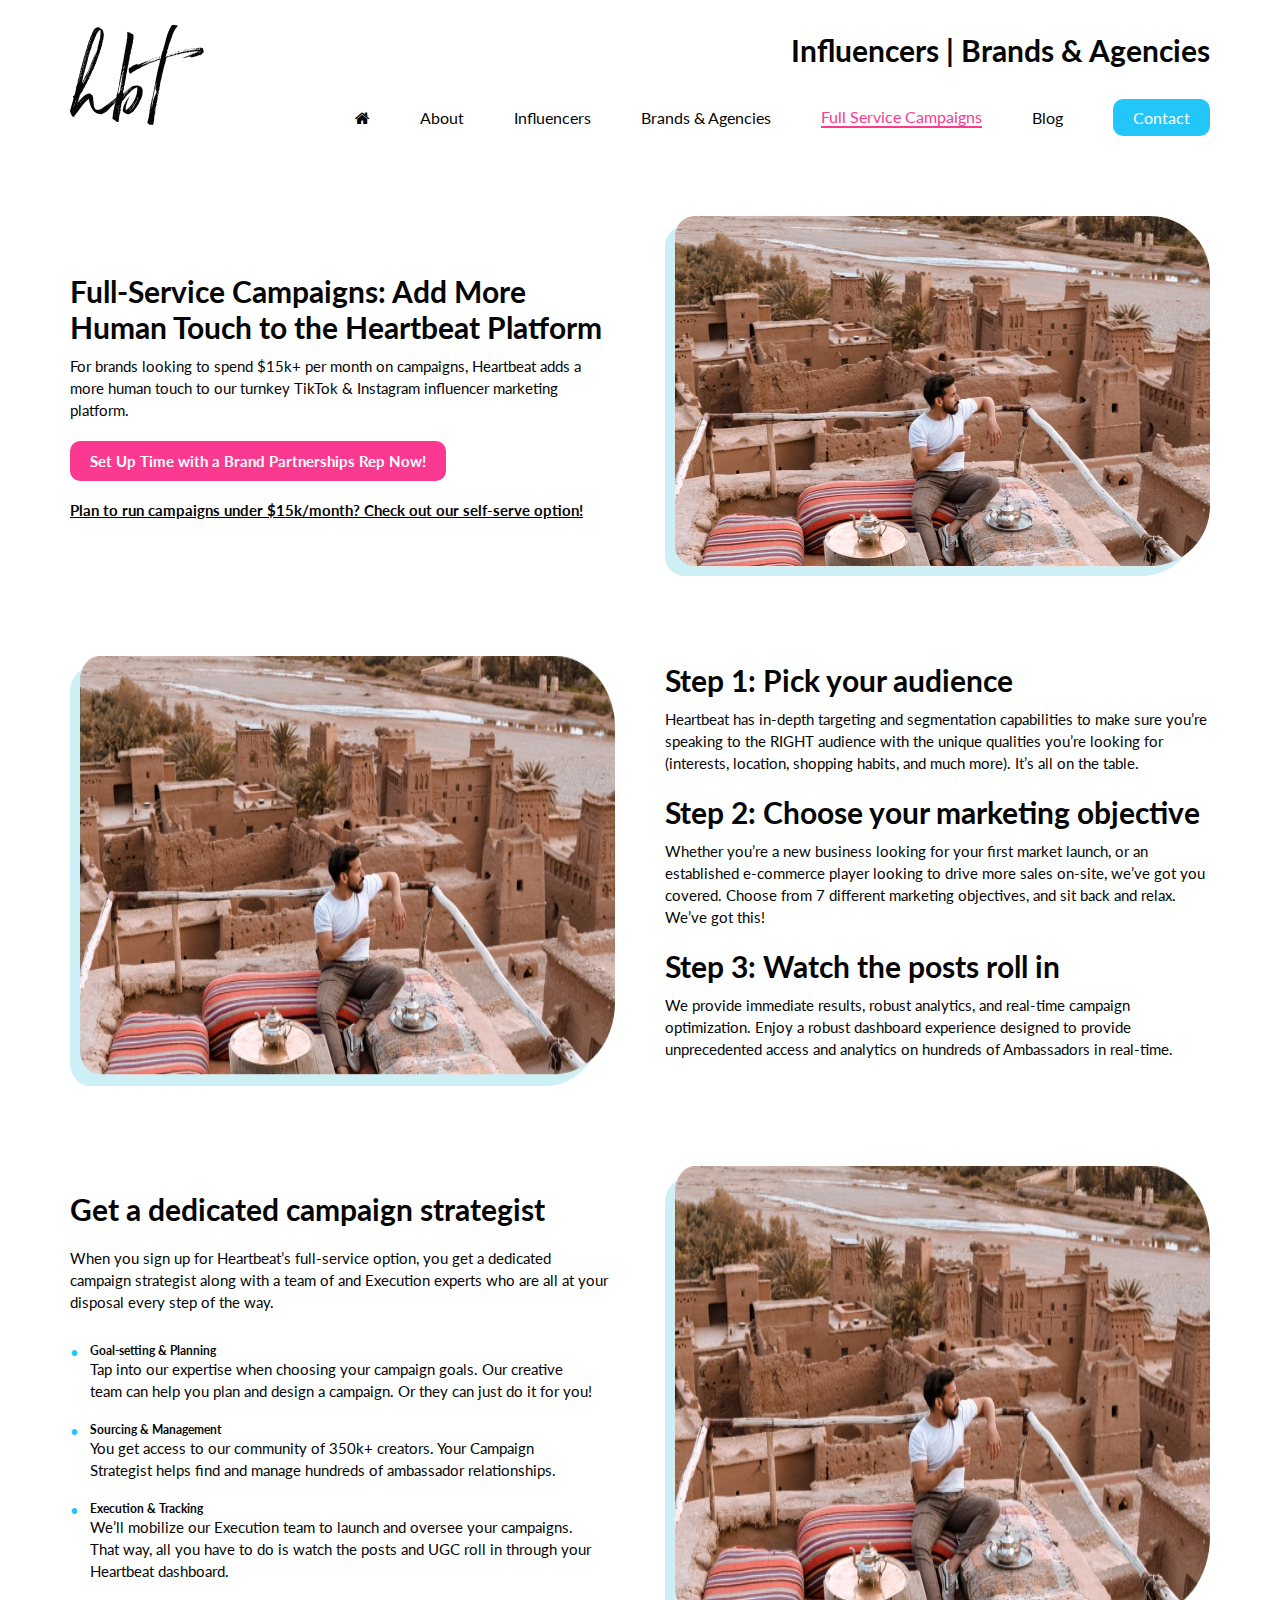
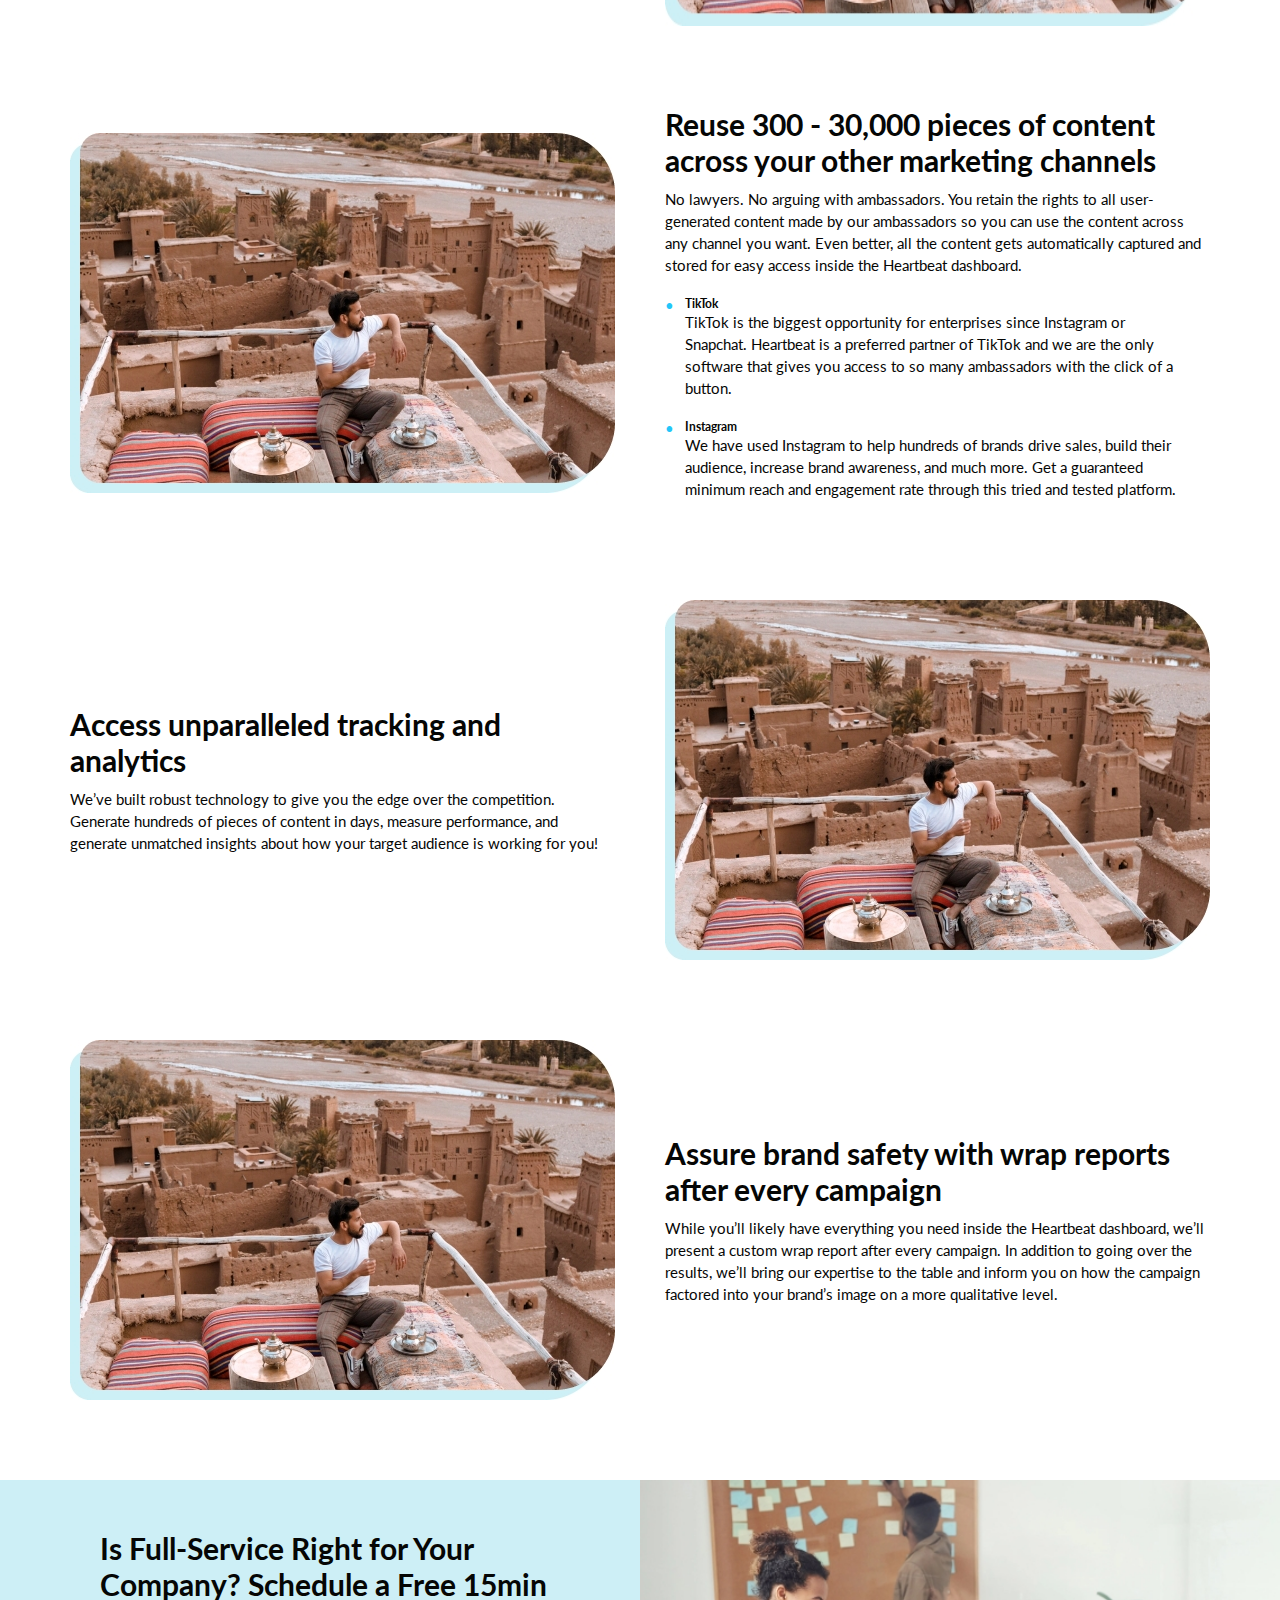
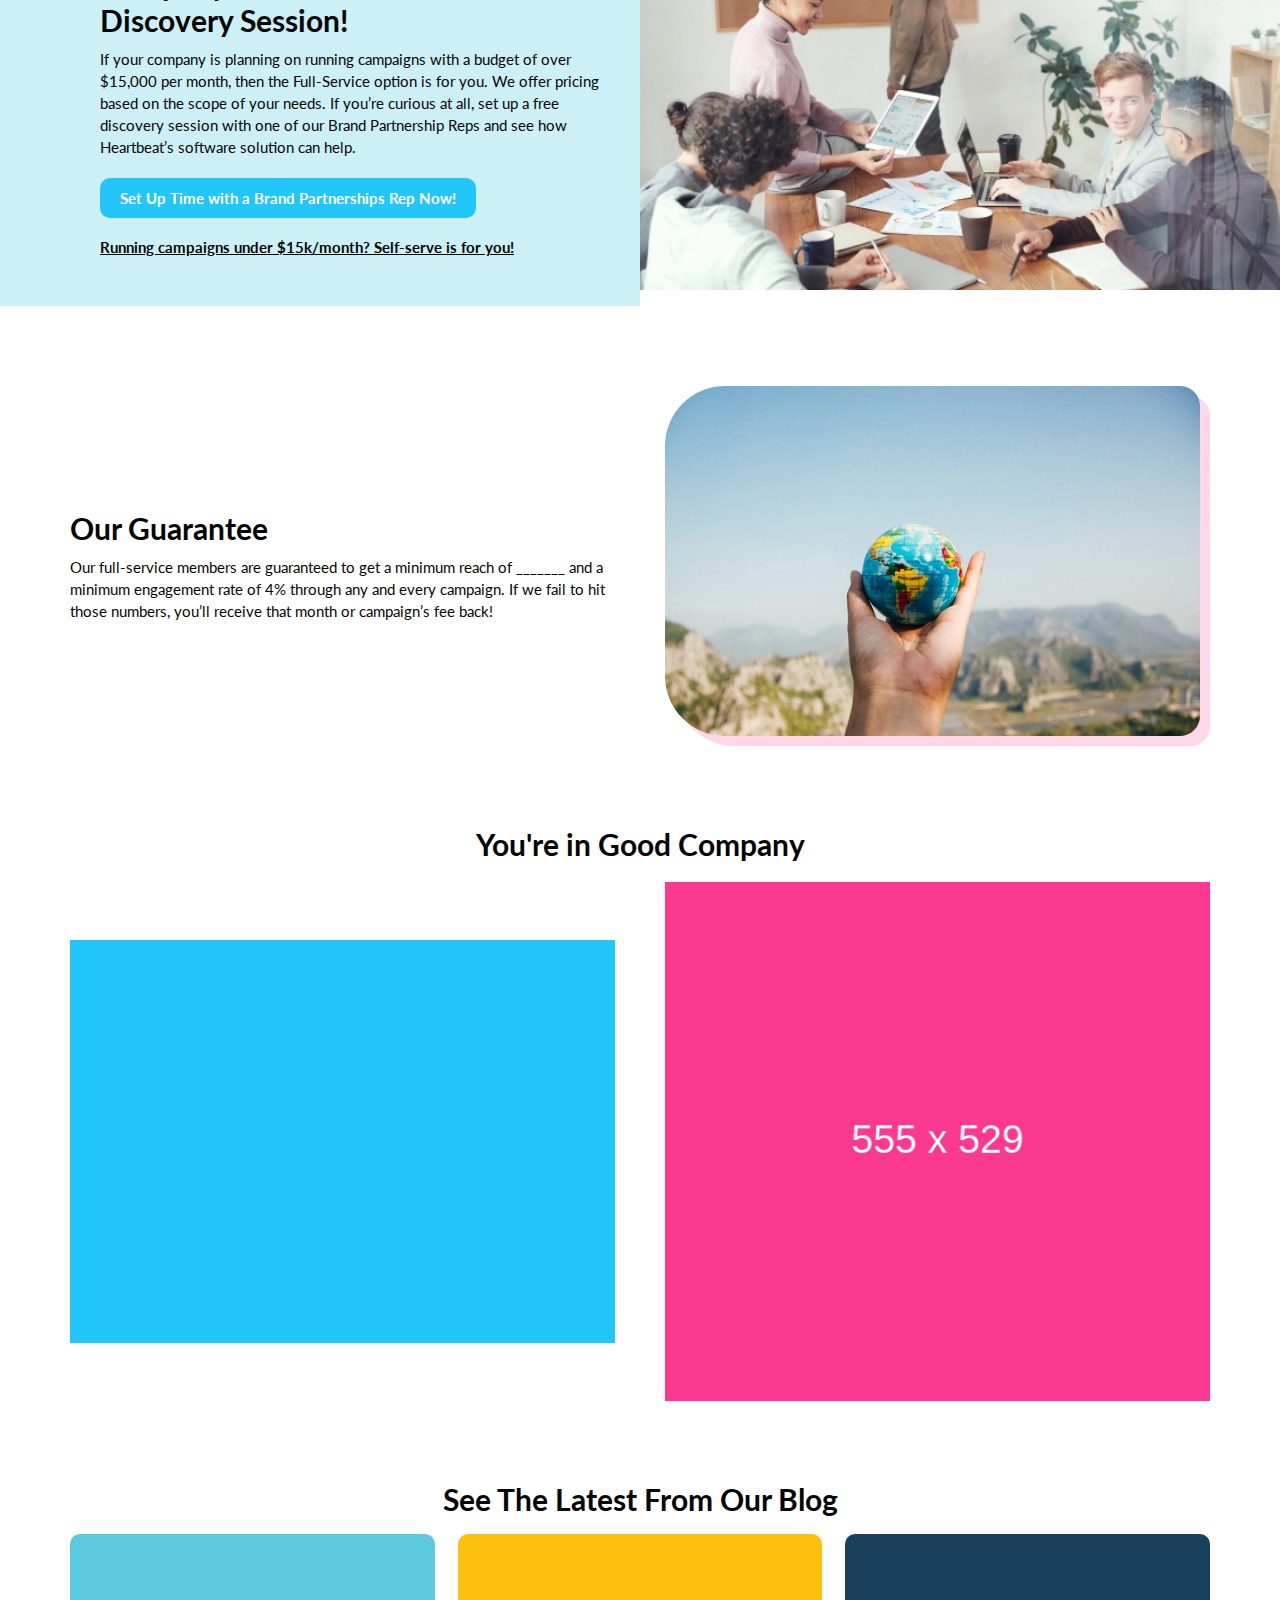
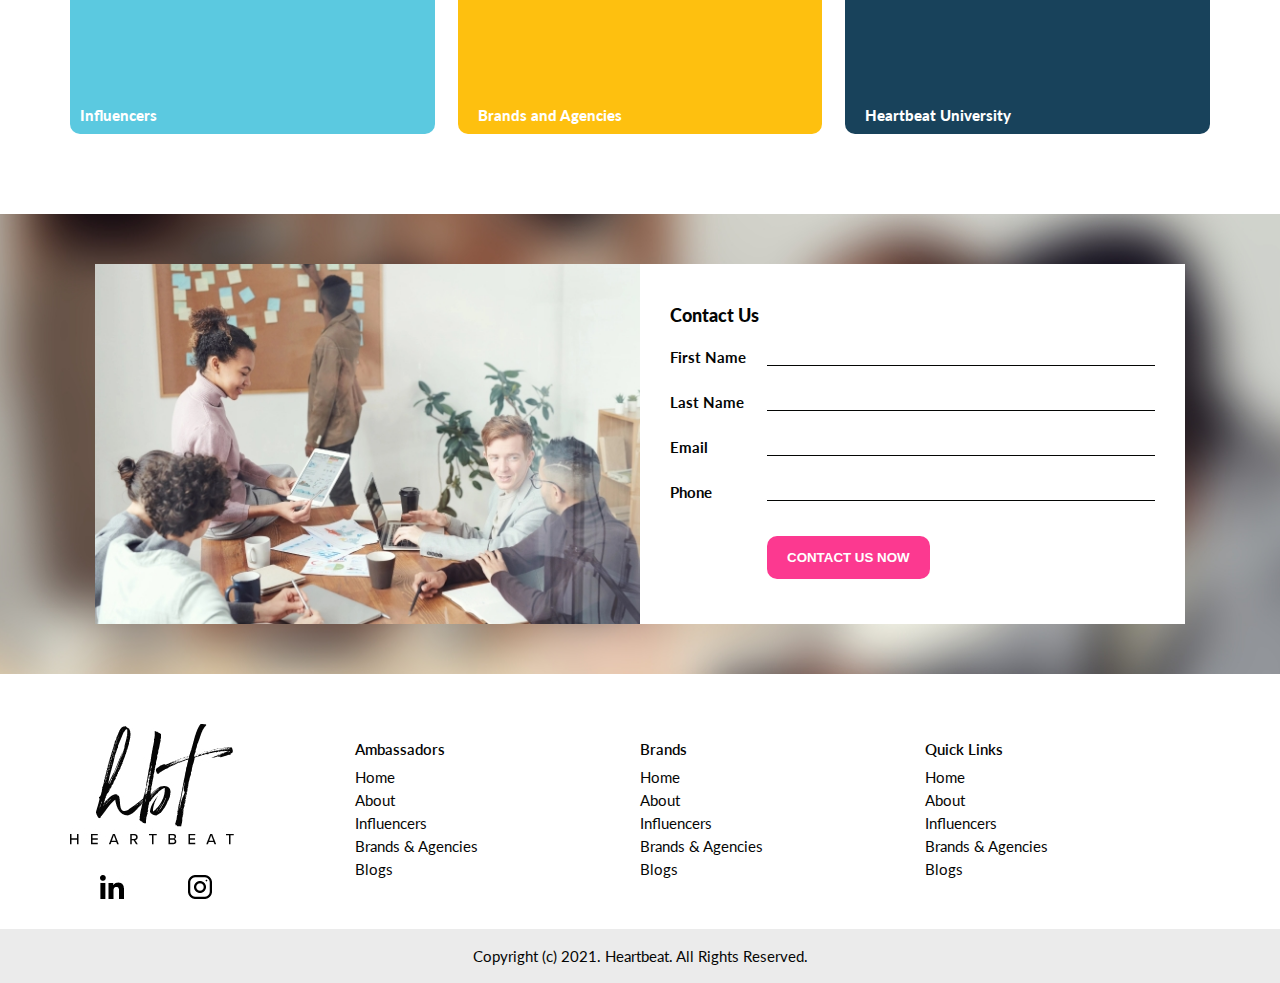
<file: fullservicecampaigns.html>
<!DOCTYPE html>
<html lang="en">
<head>
    <meta charset="UTF-8">
    <meta http-equiv="X-UA-Compatible" content="IE=edge">
    <meta name="viewport" content="width=device-width, initial-scale=1.0">
    <title>HeartBeat</title>

    <!-- Favicon -->
  <link rel="shortcut icon" href="img/favicon.ico">

    <link
    href="https://fonts.googleapis.com/css2?family=Lato:ital,wght@0,100;0,300;0,400;0,700;0,900;1,100;1,300;1,400;1,700;1,900&family=Open+Sans:ital,wght@0,300;0,400;0,500;0,600;0,700;0,800;1,300;1,400;1,500;1,600;1,700;1,800&family=Raleway:ital,wght@0,100;0,200;0,300;0,400;0,500;0,600;0,700;0,800;0,900;1,100;1,200;1,300;1,400;1,500;1,600;1,700;1,800;1,900&display=swap"
    rel="stylesheet">

  <!--font awesome  -->
  <link rel="stylesheet" href="css/font-awesome/css/font-awesome.min.css">

  
  <!-- custom css file -->
  <link rel="stylesheet" href="css/style.css" />
</head>
<body>
   
   <!-- navbar -->

   <nav class="nav">
    <div class="container navbar">

      <div class="nav-logo">
        <img src="img/HeartBeat-Logo.png" alt="HeartBeat-Logo">
      </div>
      <div class="nav-list">
        <div class="title">
          <h1>Influencers | Brands & Agencies</h1>
        </div>

        <ul class="nav-links" id="nav-links">
          <li><a href="index.html" class="nav-home link">
              <i class="fa fa-home" aria-hidden="true"></i>
            </a></li>

          <li><a href="about.html" class="nav-about link">about</a></li>
          <li><a href="influencers.html" class="nav-influencers link">influencers</a></li>
          <li><a href="brands&agencies.html" class="nav-brands-agencies link">brands & agencies</a></li>
          <li><a href="fullservicecampaigns.html" class="nav-full-service-campaigns link">full service campaigns</a>
          </li>
          <li><a href="blog.html" class="nav-blog link">blog</a></li>
          <li class="header-contact"><a href="contact.html"
                class="nav-contact nav-contact-btn link">contact</a>
          </li>
        </ul>

      </div>

    </div>

    </div>
  </nav>

  <!-- resolution navbar -->
  <nav class="resolution-nav">

    <div class="resolution-navbar">
      <div class="main-title">
        <h1>Influencers | Brands & Agencies</h1>
      </div>

      <div class="resolution-nav-logo">
        <img src="img/HeartBeat-Logo(2).jpg" class="Group-22" alt="logo">
      </div>

      <!-- sidebar -->

      <aside class="sidebar" id="sidebar">
        <div>
          <button class="close-btn" id="close-btn">
            <i class="fa fa-times" aria-hidden="true"></i>
          </button>

          <!-- nav links -->

          <ul class="sidebar-links">
            <li><a href="index.html" class="sidebar-home link" title="Home">
                <i class="fa fa-home" aria-hidden="true"></i>
              </a></li>

            <li><a href="about.html" class="sidebar-about link" title="About">About</a></li>
            <li><a href="influencers.html" class="sidebar-influencers link" title="Influencers">Influencers</a></li>
            <li><a href="brands&agencies.html" class="sidebar-brands-agencies link" title="Brands & Agencies">Brands & Agencies</a></li>
            <li><a href="fullservicecampaigns.html" class="sidebar-full-service-campaigns link" title="Full Service Campaigns">Full service
                campaigns</a></li>
            <li><a href="blog.html" class="nav-blog link" title="Blog">Blog</a></li>
            <li><a href="contact.html"
                  class="sidebar-contact sidebar-contact-btn link" title="Contact">Contact</a>
            </li>
          </ul>
        </div>

      </aside>


  </nav>


  <!-- bottom navbar -->

  <div class="bottom-nav">


    <ul class="bottom-nav-links" id="bottom-nav-links">
      <li><a href="index.html" class="bottom-nav-home">
          <img src="img/home (5).jpg" alt="home">
        </a>
      </li>

      <div class="line"></div>


      <li><a href="contact.html" class="bottom-nav-location">
          <img src="img/location.jpg" alt="location">
        </a>
      </li>

      <div class="line"></div>

      <li><a href="tel:12345678" class="bottom-nav-phone">
          <img src="img/phone-call.jpg" alt="phone">
        </a>
      </li>

      <div class="line"></div>

      <li id="nav-btn"><a class="bottom-nav-union">
          <img src="img/Union 6.jpg" alt="union">
        </a>
      </li>

    </ul>
  </div>



  <!-- end of navbar -->


     <!-- section : Full-Service Campaigns: Add More Human Touch to the Heartbeat Platform -->

     <section class="full-service-camp">
        <div class="container full-service-camp-wrapper">
            <div class="full-service-camp-info">
                <h2>
                    Full-Service Campaigns: Add More Human Touch to the Heartbeat Platform
                </h2>
                <p>
                    For brands looking to spend $15k+ per month on campaigns, Heartbeat adds a more human touch to our turnkey TikTok & Instagram influencer marketing platform.
                </p>
                <a href="#" class="full-service-camp-info-btn">
                    Set Up Time with a Brand Partnerships Rep Now!
                </a>
                <br>
                <a href="#" class="full-service-camp-info-link">
                    Plan to run campaigns under $15k/month? Check out our self-serve option!
                </a>
            </div>
            <div class="full-service-camp-banner">
                <img src="img/Group 339.jpg" alt="full-service-campaigns">
            </div>

        </div>
    </section>


       <!-- section : You already know how to run campaigns on our platform -->

       <section class="run-camp">
        <div class="container run-camp-wrapper">
        
            <div class="run-camp-banner">
                <img src="img/Group 339.jpg" alt="run-campaigns-platform">
            </div>

            <div class="run-camp-info">
                    <ul>
                        <li>
                            <h2>Step 1: Pick your audience</h2>
                            <p>Heartbeat has in-depth targeting and segmentation capabilities to make sure you’re speaking to the RIGHT audience with the unique qualities you’re looking for (interests, location, shopping habits, and much more). It’s all on the table.</p>
                        </li>

                        <li>
                            <h2>Step 2: Choose your marketing objective</h2>
                            <p>
                                Whether you’re a new business looking for your first market launch, or an established e-commerce player looking to drive more sales on-site, we’ve got you covered. Choose from 7 different marketing objectives, and sit back and relax. We’ve got this!
                            </p>
                        </li>

                        <li>
                            <h2>Step 3: Watch the posts roll in</h2>
                            <p>
                                We provide immediate results, robust analytics, and real-time campaign optimization. Enjoy a robust dashboard experience designed to provide unprecedented access and analytics on hundreds of Ambassadors in real-time.
                            </p>
                        </li>
                    </ul>
            </div>

          
    </section>

    <!-- end -->



     <!-- section : Your New Must-Have Creator/Influencer Technology Will... -->


     <section class="campaign-strategist">
        <div class="container campaign-strategist-wrapper">



            <div class="campaign-strategist-info">
                <h2>Get a dedicated campaign strategist</h2>

                <p class="first-para">
                    When you sign up for Heartbeat’s full-service option, you get a dedicated campaign strategist along with a team of and Execution experts who are all at your disposal every step of the way.
                </p>
                
                <ul class="campaign-strategist-links">
                    <li>
                        <h5>Goal-setting & Planning</h5>
                        <p>
                            Tap into our expertise when choosing your campaign goals. Our creative team can help you plan and design a campaign. Or they can just do it for you!
                        </p>
                    </li>
                    <li>
                        <h5>Sourcing & Management</h5>
                        <p>
                            You get access to our community of 350k+ creators. Your Campaign Strategist helps find and manage hundreds of ambassador relationships.
                        </p>
                    </li>
                    <li>
                        <h5>Execution & Tracking</h5>
                        <p>
                            We’ll mobilize our Execution team to launch and oversee your campaigns. That way, all you have to do is watch the posts and UGC roll in through your Heartbeat dashboard.
                        </p>
                    </li>
                </ul>

               
              
            </div>


            <div class="campaign-strategist-banner">

                <img src="img/Group 339.jpg" alt="campaign-strategist">
            </div>

            
        </div>
    </section>

    <!-- end -->


     <!-- section : Reuse 300 - 30,000 pieces of content across your other marketing channels -->


     <section class="marketing-channels">
        <div class="container marketing-channels-wrapper">


            <div class="marketing-channels-banner">

                    <img src="img/Group 339.jpg" alt="marketing-channels">
                </div>

            <div class="marketing-channels-info">
                <h2>Reuse 300 - 30,000 pieces of content across your other marketing channels</h2>
                <p>
                    No lawyers. No arguing with ambassadors. You retain the rights to all user-generated content made by our ambassadors so you can use the content across any channel you want. Even better, all the content gets automatically captured and stored for easy access inside the Heartbeat dashboard.
                </p>
                
                <ul class="marketing-channels-links">
                    <li>
                        <h5>TikTok</h5>
                        <p>
                            TikTok is the biggest opportunity for enterprises since Instagram or Snapchat. Heartbeat is a preferred partner of TikTok and we are the only software that gives you access to so many ambassadors with the click of a button.
                        </p>
                    </li>
                    <li>
                        <h5>Instagram</h5>
                        <p>
                            We have used Instagram to help hundreds of brands drive sales, build their audience, increase brand awareness, and much more. Get a guaranteed minimum reach and engagement rate through this tried and tested platform.
                        </p>
                    </li>
                   
                </ul>

               
              
            </div>

            
        </div>
    </section>


     <!-- section : Access unparalleled tracking and analytics -->


     <section class="unparalleled-tracking">
        <div class="container unparalleled-tracking-wrapper">

            <div class="unparalleled-tracking-info">
                <h2>Access unparalleled tracking and analytics</h2>
                <p>
                    We’ve built robust technology to give you the edge over the competition. Generate hundreds of pieces of content in days, measure performance, and generate unmatched insights about how your target audience is working for you!
                </p>
            </div>

            <div class="unparalleled-tracking-banner">
                <img src="img/Group 339.jpg" alt="unparalleled-tracking">
            </div>
        </div>
    </section>

    <section class="assure-brand">
        <div class="container assure-brand-wrapper">

            <div class="assure-brand-banner">

                <img src="img/Group 339.jpg" alt="assure-brand">
            </div>

            <div class="assure-brand-info">
                <h2>Assure brand safety with wrap reports after every campaign</h2>
                <p>
                    While you’ll likely have everything you need inside the Heartbeat dashboard, we’ll present a custom wrap report after every campaign. In addition to going over the results, we’ll bring our expertise to the table and inform you on how the campaign factored into your brand’s image on a more qualitative level.
                </p>
            </div>
        </div>
    </section>

    <!-- end -->    

    <!-- section : Is Full-Service Right for Your Company? Schedule a Free 15min Discovery Session! -->

    <section class="is-full-service-right">
        <div class="container is-full-service-right-wrapper">
            <div class="is-full-service-right-info">
                <h2>
                    Is Full-Service Right for Your Company? Schedule a Free 15min Discovery Session!
                </h2>
                <p>
                    If your company is planning on running campaigns with a budget of over $15,000 per month, then the Full-Service option is for you. We offer pricing based on the scope of your needs. If you’re curious at all, set up a free discovery session with one of our Brand Partnership Reps and see how Heartbeat’s software solution can help.
                </p>
                <a href="#" class="is-full-service-right-info-btn">
                    Set Up Time with a Brand Partnerships Rep Now!
                </a>
                <br>
                <a href="#" class="is-full-service-right-info-link">
                    Running campaigns under $15k/month? Self-serve is for you!
                </a>
            </div>
            <div class="is-full-service-right-banner">
                <img src="img/Mask Group 4.jpg" alt="full-service-campaigns">
            </div>

        </div>
    </section>
    <!-- end -->
    
    <!-- section : Our Guarantee -->

    <section class="our-guarantee">
        <div class="container our-guarantee-wrapper">

            <div class="our-guarantee-info">
                <h2>Our Guarantee</h2>
                <p>
                    Our full-service members are guaranteed to get a minimum reach of _______ and a minimum engagement rate of 4% through any and every campaign. If we fail to hit those numbers, you’ll receive that month or campaign’s fee back!
                </p>
            </div>

            <div class="our-guarantee-banner">
                <img src="img/Group 340.jpg" alt="our-guarantee">
            </div>
        </div>
    </section>

    <!-- end -->

    <!-- section : You-re in Good Company -->

    <section class="good-company">
        <div class="container good-company-wrapper">
            
                <h2>You're in Good Company</h2>
            <div class="good-company-banners">
                <div class="good-company-banner1">
                    <img src="img/good-company1.png" alt="good-company">
                 </div>

                 <div class="good-company-banner2">
                    <img src="img/good-company2.png" alt="good-company">
                 </div>

            </div>

        </div>
    </section>
    <!-- end -->

       <!-- section : See The Latest From Our Blog -->

       <section class="blog">
        <div class="container blog-wrapper">
            <h2>See The Latest From Our Blog</h2>
            <div class="blog-banners">
                <div class="blog-banner blog1">
                <div class="influencers-blog">Influencers</div>

                </div>
                <div class="blog-banner blog2">
                <div class="brands-blog">Brands and Agencies</div>
                    
                </div>
                
                <div class="blog-banner blog3">
                   <div class="university-blog">Heartbeat University</div>
                </div>
            </div>
        </div>
    </section> 

 
    <section class="contactus">

  <div class="container contact-wrapper">
   
      <div class="contact-img">
          <img src="img/Mask Group 4.jpg" alt="contact">
      </div>
      <div class="contact-form">
        <div class="contact-data">
        <div class="contact-title">
          <h3>Contact Us</h3>
        </div>
        <div class="inputs">
        <div class="labels">
          <div class="label-title">
          <label for="firstname">First Name</label>
          </div>

          <div class="contact-input">
            <input type="text">
          </div>
        </div>


        <div class="labels">
          <div class="label-title">
          <label for="lastname">Last Name</label>
          </div>

          <div class="contact-input">
            <input type="text">
          </div>
        </div>


        <div class="labels">
          <div class="label-title">
          <label for="email">Email</label>
          </div>

          <div class="contact-input">
            <input type="email">
          </div>
        </div>


        <div class="labels">
          <div class="label-title">
          <label for="phone">Phone</label>
          </div>

          <div class="contact-input">
            <input type="text">
          </div>
        </div>

        <div class="labels">
          <div class="label-title">
          <label for="phone"></label>
          </div>

          <div class="contact-btn">
          <button type="submit">CONTACT US NOW</button>
          </div>
        </div>
    </div>
    </div>
</div>
  </div>
</section>

    <!-- end -->

    <section class="footer">
        <div class="container footer-wrapper">
          <div class="footer-loGo">
            <img src="img/Group 22.jpg" class="footer-Group-22" alt="logo">
            <div class="insta-linkedIn">
              <a href="#"><img src="img/linkedin.jpg" alt="linkedIn"></a>
              <a href="#"><img src="img/instagram.jpg" alt="instagram"></a>
            </div>
          </div>

          <div class="footer-link footer-ambassador">
            <h4 class="footer-ambassadoers-title">Ambassadors</h4>
            <ul class="footer-ul-links">
              <li>Home</li>
              <li>About</li>
              <li>Influencers</li>
              <li>Brands & Agencies</li>
              <li>Blogs</li>
            </ul>
          </div>
    
          <div class="footer-link footer-brands">
            <h4 class="footer-brands-title">Brands</h4>
            <ul class="footer-ul-links">
              <li>Home</li>
              <li>About</li>
              <li>Influencers</li>
              <li>Brands & Agencies</li>
              <li>Blogs</li>
            </ul>
          </div>
    
          <div class="footer-link footer-quick-links">
            <h4 class="footer-quick-links-title">Quick Links</h4>
            <ul class="footer-ul-links">
              <li>Home</li>
              <li>About</li>
              <li>Influencers</li>
              <li>Brands & Agencies</li>
              <li>Blogs</li>
            </ul>
        </div>
        </div>
        </div>
    
        <div class="footer-copyright">
          <p>Copyright (c) 2021. Heartbeat. All Rights Reserved.</p>
        </div>
      </section>

    <!-- Jquery -->
    <script src="js/jquery.js"></script>

    <!-- bootstrap.js -->
    <script src="js/bootstrap/bootstrap.js"></script>
  
  
    <!-- responsive tabs -->
    <script src="js/responsive-tabs/jquery.responsiveTabs.min.js"></script>
  
    <!-- custom javascript file -->
    <script src="js/script.js"></script>

</body>
</html>
</file>
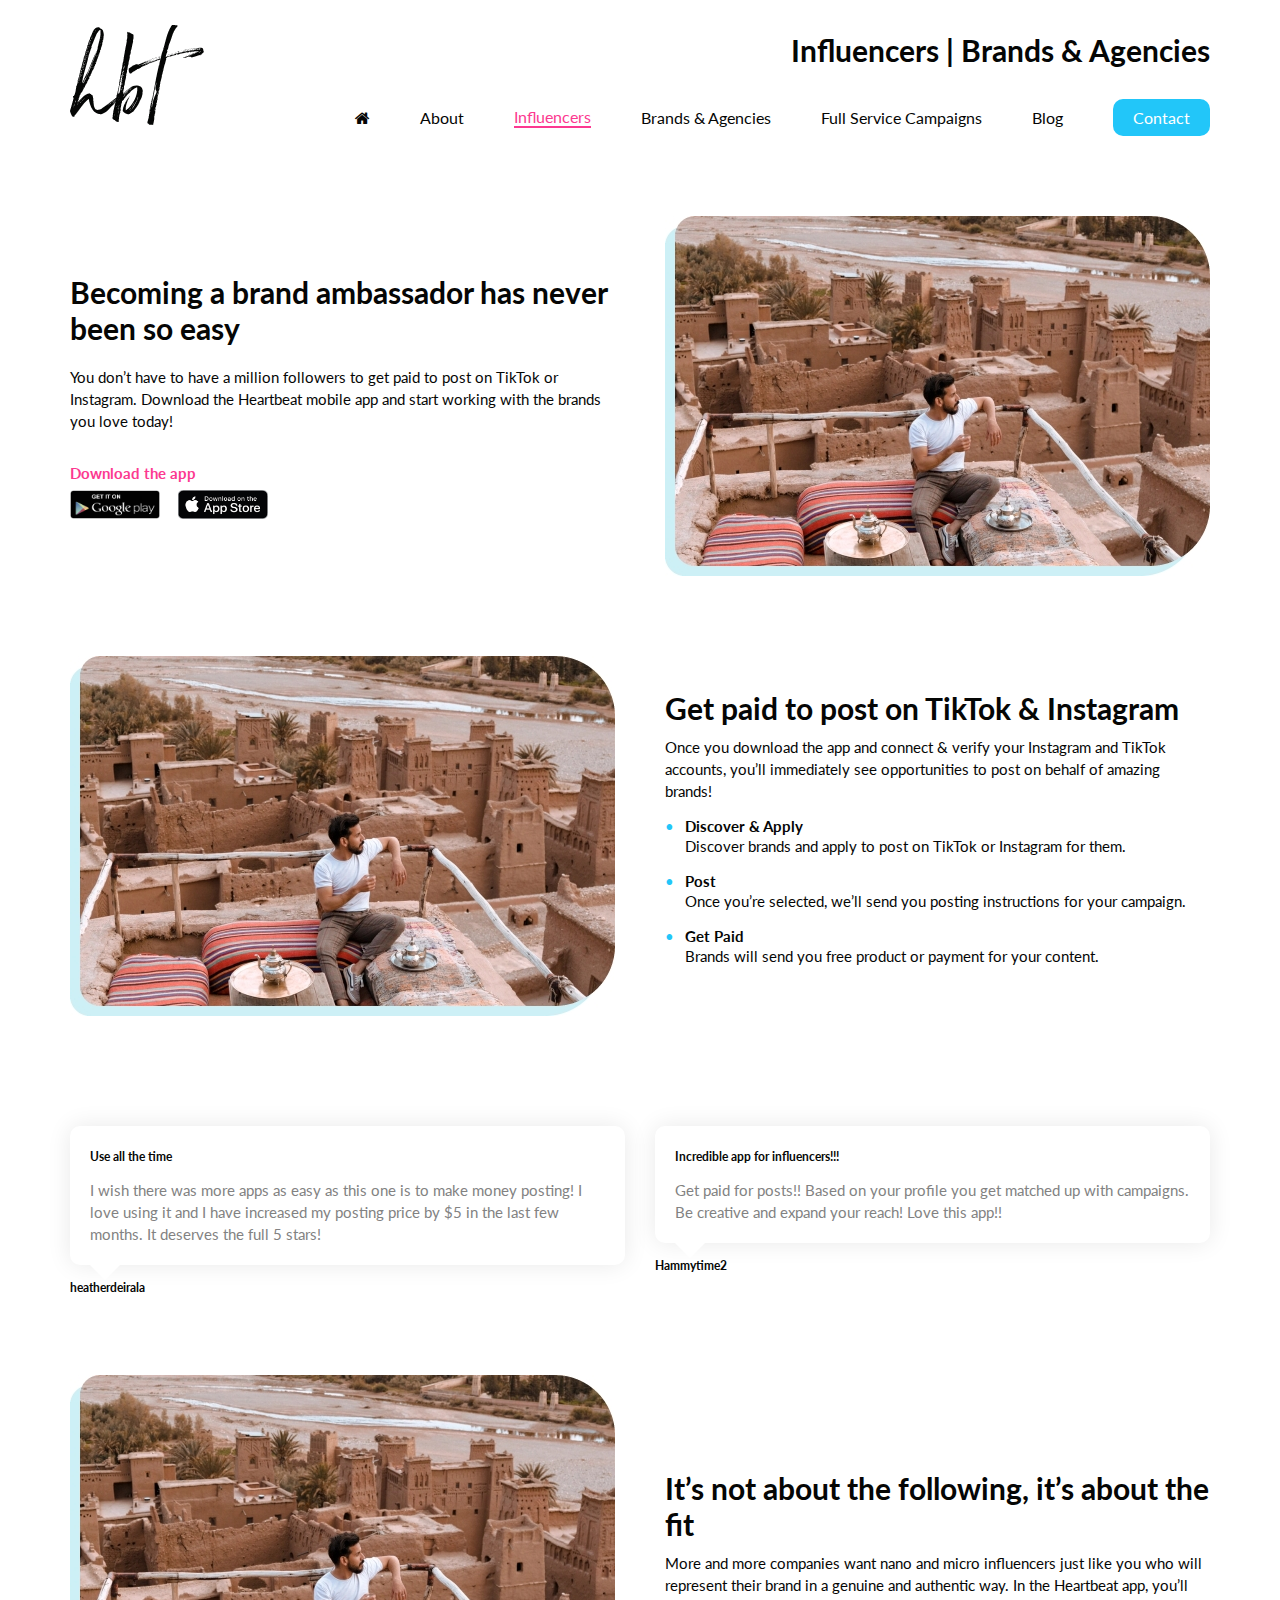
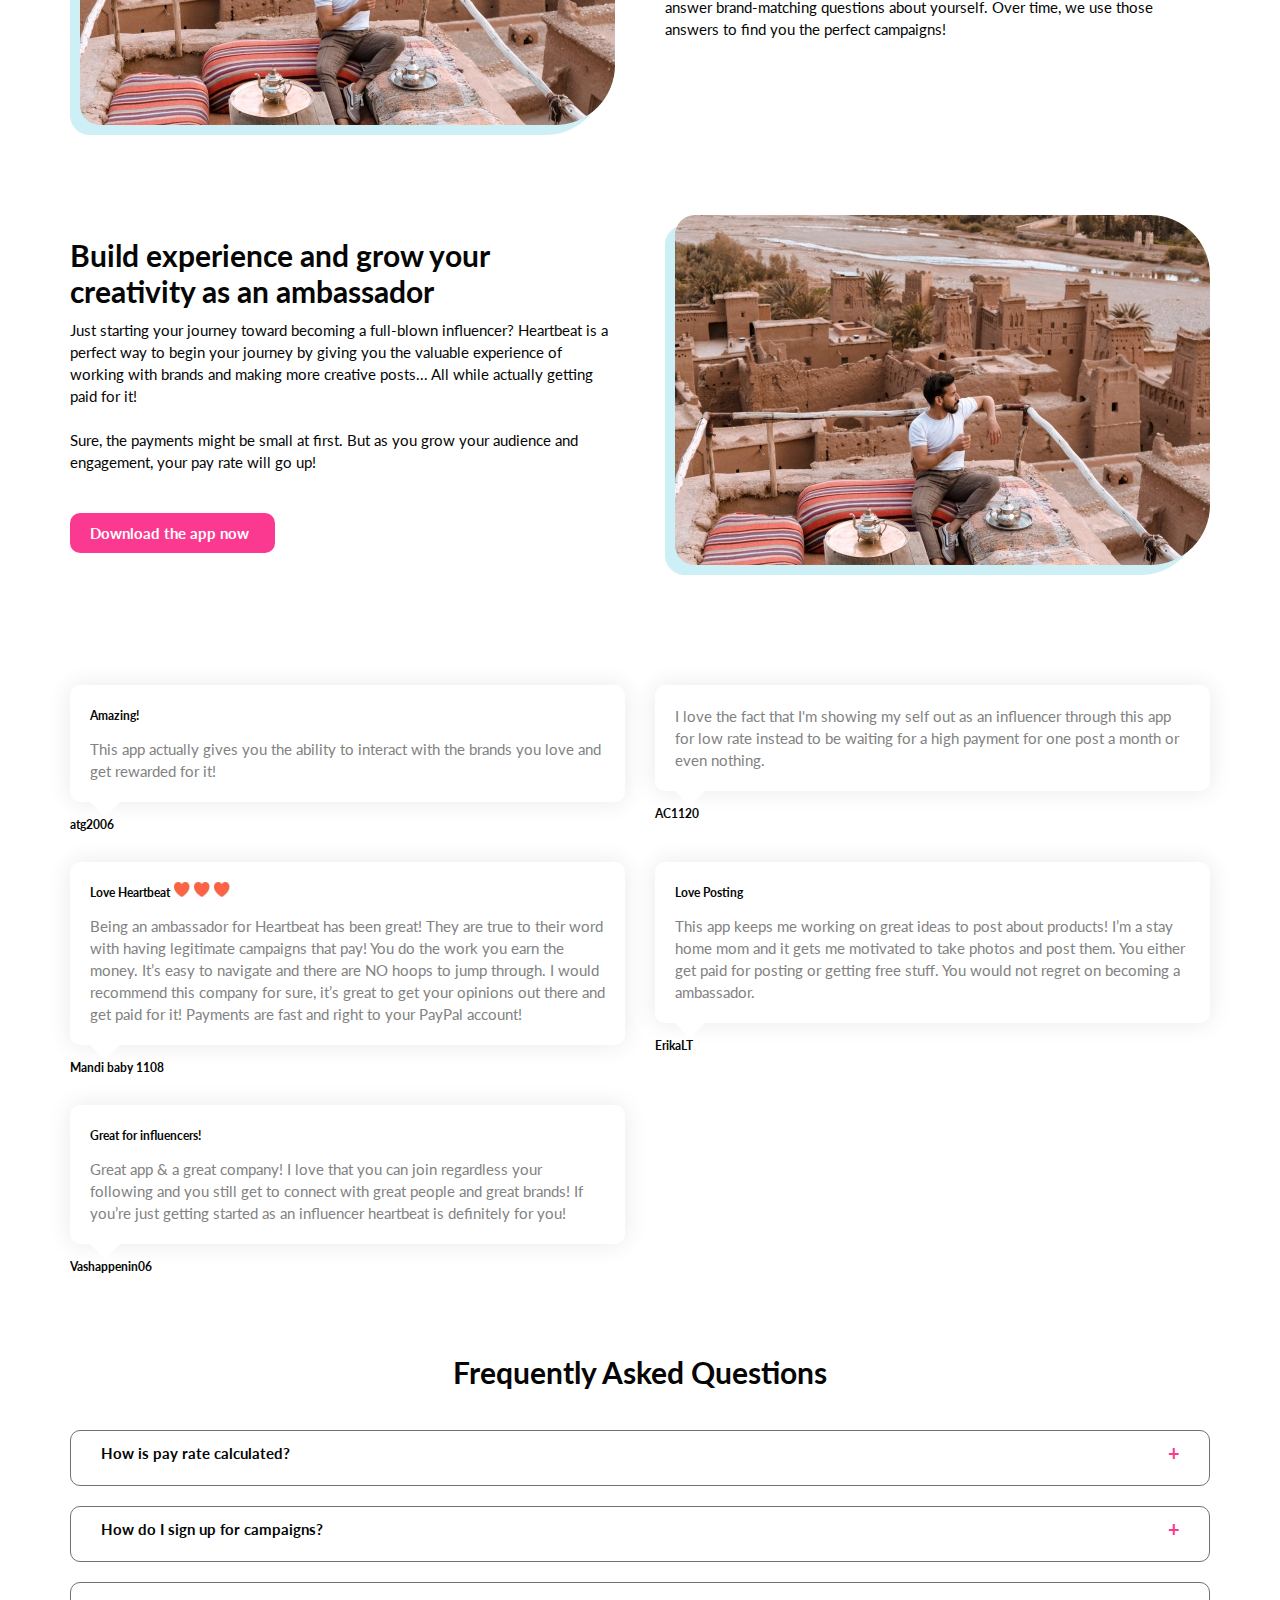
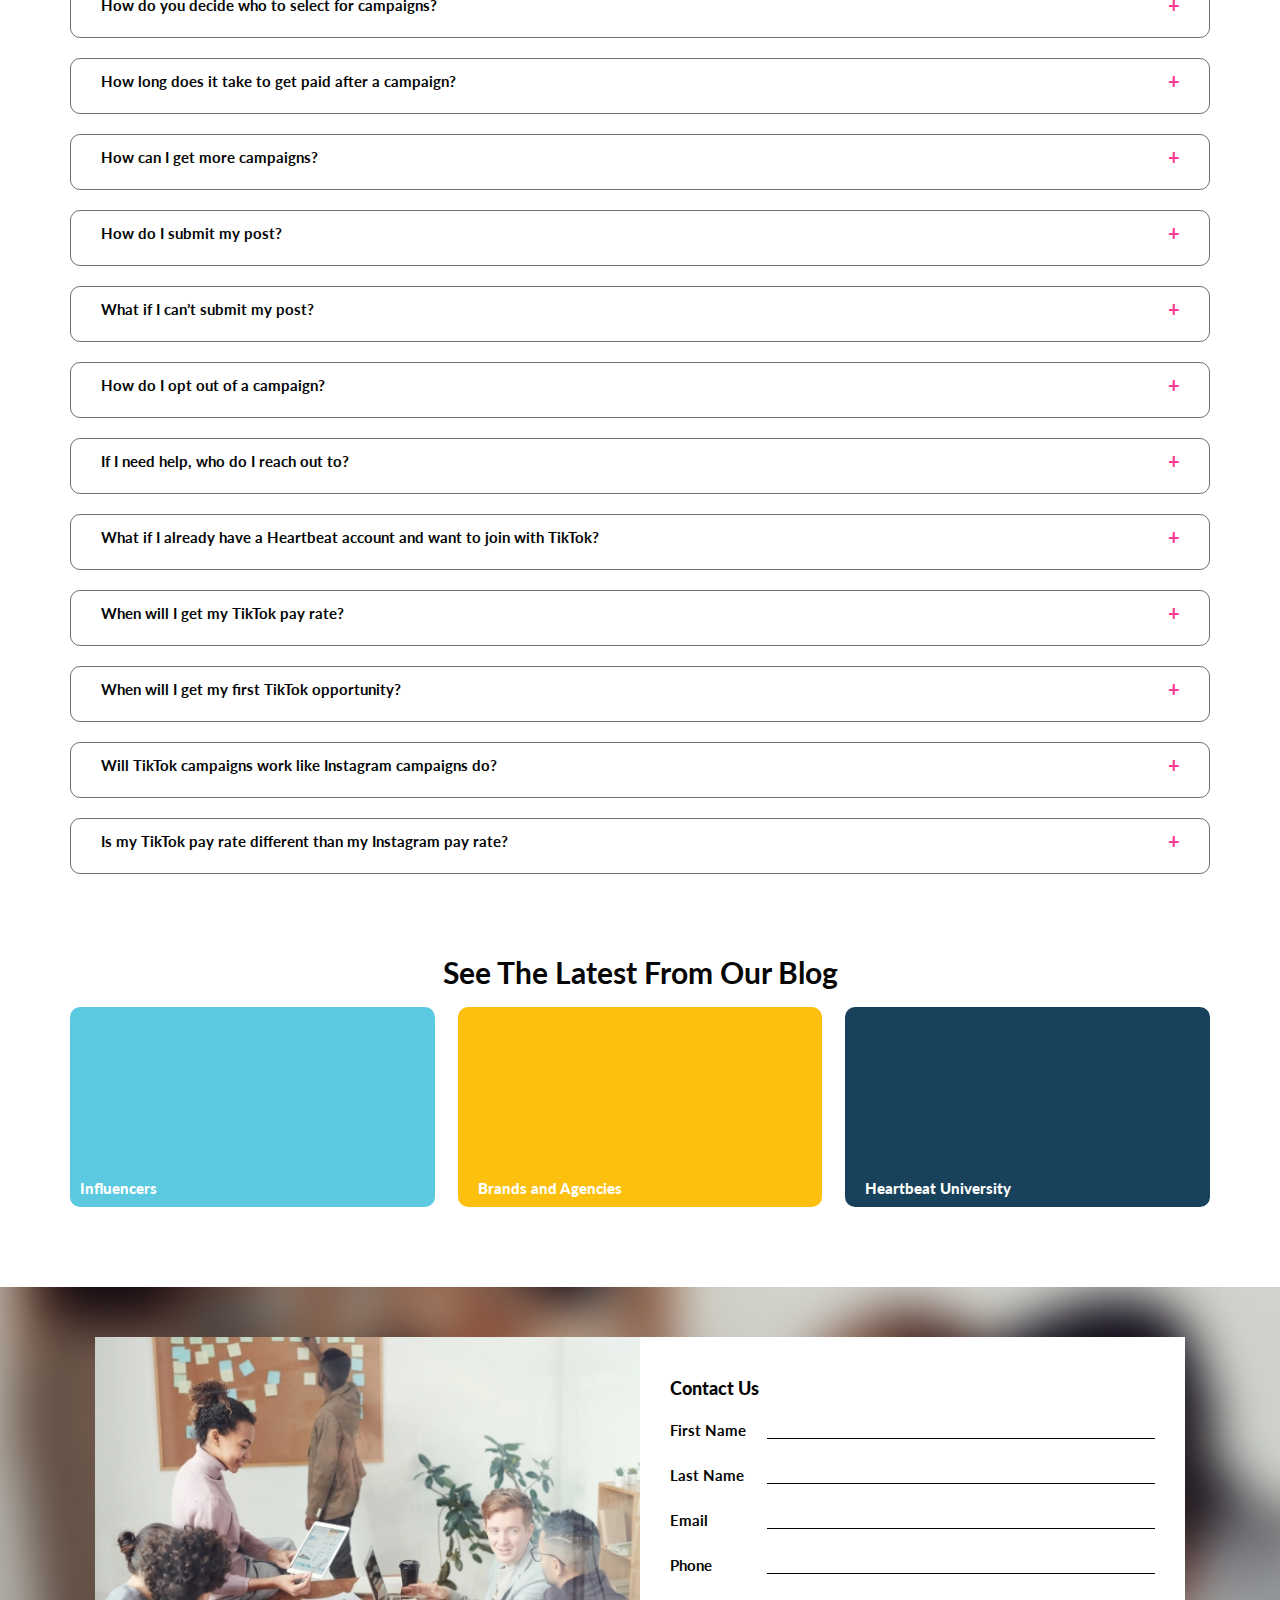
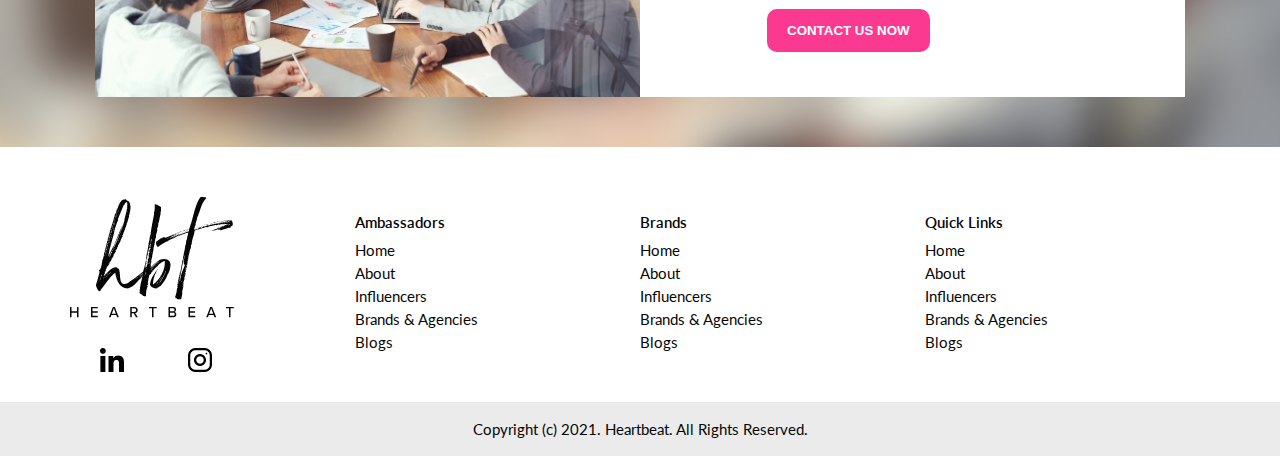
<file: influencers.html>
<!DOCTYPE html>
<html lang="en">
<head>
    <meta charset="UTF-8">
    <meta http-equiv="X-UA-Compatible" content="IE=edge">
    <meta name="viewport" content="width=device-width, initial-scale=1.0">
    <title>HeartBeat</title>

    <!-- Favicon -->
  <link rel="shortcut icon" href="img/favicon.ico">

    <link
    href="https://fonts.googleapis.com/css2?family=Lato:ital,wght@0,100;0,300;0,400;0,700;0,900;1,100;1,300;1,400;1,700;1,900&family=Open+Sans:ital,wght@0,300;0,400;0,500;0,600;0,700;0,800;1,300;1,400;1,500;1,600;1,700;1,800&family=Raleway:ital,wght@0,100;0,200;0,300;0,400;0,500;0,600;0,700;0,800;0,900;1,100;1,200;1,300;1,400;1,500;1,600;1,700;1,800;1,900&display=swap"
    rel="stylesheet">

  <!-- Bootstrap -->
  <!-- <link rel="stylesheet" href="css/bootstrap/bootstrap.css"> -->

  <!--font awesome  -->
  <link rel="stylesheet" href="css/font-awesome/css/font-awesome.min.css">

  <!-- responsive tabs jquery -->
  <link type="text/css" rel="stylesheet" href="css/responsive-tabs/jquery.responsiveTabs.min.js" />

  <!-- custom css file -->
  <link rel="stylesheet" href="css/style.css" />
</head>
<body>
   
    <!-- navbar -->
    <nav class="nav">
        <div class="container navbar">
    
          <div class="nav-logo">
            <img src="img/HeartBeat-Logo.png" alt="HeartBeat-Logo">
          </div>
          <div class="nav-list">
            <div class="title">
              <h1>Influencers | Brands & Agencies</h1>
            </div>
    
            <ul class="nav-links" id="nav-links">
              <li><a href="index.html" class="nav-home link" title="Home">
                  <i class="fa fa-home" aria-hidden="true"></i>
                </a></li>
    
              <li><a href="about.html" class="nav-about link" title="About">about</a></li>
              <li><a href="influencers.html" class="nav-influencers link" title="Influencers">influencers</a></li>
              <li><a href="brands&agencies.html" class="nav-brands-agencies link" title="Brands & Agencies">brands & agencies</a></li>
              <li><a href="fullservicecampaigns.html" class="nav-full-service-campaigns link" title="Full Service Campaigns">full service campaigns</a>
              </li>
              <li><a href="blog.html" class="nav-blog link" title="Blog">blog</a></li>
              <li class="header-contact"><a href="contact.html"
                    class="nav-contact nav-contact-btn link" title="Contact">contact</a>
              </li>
            </ul>
    
          </div>
    
        </div>
    
        </div>
      </nav>
    <!-- end of navbar -->
    
    <!-- resolution navbar -->
  <nav class="resolution-nav">
    <div class="resolution-navbar">


      <div class="main-title">
        <h1>Influencers | Brands & Agencies</h1>

      </div>

      <div class="resolution-nav-logo">

        <img src="img/HeartBeat-Logo(2).jpg" class="Group-22" alt="logo">

      </div>

      <!-- sidebar -->

      <aside class="sidebar" id="sidebar">
        <div>
          <button class="close-btn" id="close-btn">
            <i class="fa fa-times" aria-hidden="true"></i>
          </button>

          <!-- nav links -->

          <ul class="sidebar-links">
            <li><a href="index.html" class="sidebar-home link">
                <i class="fa fa-home" aria-hidden="true"></i>
              </a></li>

            <li><a href="about.html" class="sidebar-about link">About</a></li>
            <li><a href="influencers.html" class="sidebar-influencers link">Influencers</a></li>
            <li><a href="brands&agencies.html" class="sidebar-brands-agencies link">Brands & Agencies</a></li>
            <li><a href="fullservicecampaigns.html" class="sidebar-full-service-campaigns link">Full service
                campaigns</a></li>
            <li><a href="blog.html" class="nav-blog link">Blog</a></li>
            <li><a href="contact.html"
                  class="sidebar-contact sidebar-contact-btn link">Contact</a>
            </li>
          </ul>
        </div>

      </aside>


  </nav>

   <!-- bottom navbar -->

   <div class="bottom-nav">


    <ul class="bottom-nav-links" id="bottom-nav-links">
      <li>
        <a href="index.html" class="bottom-nav-home">
          <img src="img/home (5).jpg" alt="home">
        </a>
      </li>

      <div class="line"></div>


      <li>
        <a href="contact.html" class="bottom-nav-location">
          <img src="img/location.jpg" alt="location">
        </a>
      </li>

      <div class="line"></div>

      <li>
        <a href="tel:12345678" class="bottom-nav-phone">
          <img src="img/phone-call.jpg" alt="phone">
        </a>
      </li>

      <div class="line"></div>

      <li id="nav-btn"><a class="bottom-nav-union">
          <img src="img/Union 6.jpg" alt="union">
        </a></li>

    </ul>
  </div>


    <!-- end of navbar -->

    <!-- section : Becoming a brand ambassador has never been so easy -->

    <section class="become-brand-ambassador">
        <div class="container become-brand-ambassador-wrapper">

            <div class="become-brand-ambassador-info">
                <h2>Becoming a brand ambassador has never been so easy</h2>
                <p>
                    You don’t have to have a million followers to get paid to post on TikTok or Instagram. Download the Heartbeat mobile app and start working with the brands you love today!
                </p>

                <a href="#">Download the app now</a>

                <span>
                    <img src="img/google-play.png" alt="Google-pay" style="width: 90px;
                    height:29px;">
                </span>
                <span>
                    <img src="img/app-store.png" alt="Google-pay" style="width: 90px;
                    height: 29px;">
                </span>

              
            </div>

            <div class="become-brand-ambassador-banner banner">

                    <img src="img/Group 339.jpg" alt="become-brand-ambassador">
                </div>
        </div>
    </section>

    <!-- end -->

    <!-- section : Get paid to post on TikTok & Instagram -->


    <section class="post-tiktok-insta">
        <div class="container post-tiktok-insta-wrapper">
          
            <div class="post-tiktok-insta-banner banner">
              <img src="img/Group 339.jpg" alt="post-tiktok-insta">
            </div>

            <div class="post-tiktok-insta-info">
                <h2>Get paid to post on TikTok & Instagram</h2>
                <p>
                    Once you download the app and connect & verify your Instagram and TikTok accounts, you’ll immediately see opportunities to post on behalf of amazing brands!
                </p>
                
                <ul class="post-tiktok-insta-links">
                    <li>
                        <h4>Discover & Apply</h4>
                        <p>Discover brands and apply to post on TikTok or Instagram for them.</p>
                    </li>
                    <li>
                        <h4>Post</h4>
                        <p>Once you’re selected, we’ll send you posting instructions for your campaign.</p>
                    </li>
                    <li>
                        <h4>Get Paid</h4>
                        <p>Brands will send you free product or payment for your content.</p>
                    </li>
                </ul>
            </div>  
        </div>
    </section>

    <!-- end -->

     <!-- section : reviews -->
    
     <section class="ambassadors-reviews">
        <div class="container ambassadors-reviewes-wrapper">
          
            <!-- row 1 -->
            <div class="influencer-review-row">
                <div class="review-row-1-review1">
    
                <div class="box influencer-box1 arrow-bottom">
                <div class="review">
                    <h5>Use all the time</h5>
                    
                    <p>
                        I wish there was more apps as easy as this one is to make money posting! I love using it and I have increased my posting price by $5 in the last few months. It deserves the full 5 stars!
                    </p>
                </div>

                </div>
                <div class="influencers-reviewer-name">
                   <h5>heatherdeirala</h5>
                </div>
            </div>

            <div class="review-row-1-review2">
                <div class="box influencer-box2 arrow-bottom">
                    <div class="review">
                       <h5>Incredible app for influencers!!!</h5>
                        <p>
                            Get paid for posts!! Based on your profile you get matched up with campaigns. Be creative and expand your reach! Love this app!!
                        </p>
                    </div>
    
                    </div>

                    <div class="influencers-reviewer-name">
                       <h5>Hammytime2</h5>
                    </div>
                </div>
            </div> 
              </div>
        
    </section>
    <!-- end reviews -->


      <!-- section : It’s not about the following, it’s about the fit-->


      <section class="about-follow-fit">
        <div class="container about-follow-fit-wrapper">

            <div class="about-follow-fit-banner banner">

                <img src="img/Group 339.jpg" alt="about-follow-fit">
            </div>

           

            <div class="about-follow-fit-info">
                <h2>It’s not about the following, it’s about the fit</h2>
                <p>
                    More and more companies want nano and micro influencers just like you who will represent their brand in a genuine and authentic way. In the Heartbeat app, you’ll answer brand-matching questions about yourself. Over time, we use those answers to find you the perfect campaigns!
                </p>
            
            </div>

           
            
        </div>
    </section>

    <!-- end -->

    <!-- section : Build experience and grow your creativity as an ambassador -->
    <section class="experience-grow-creativity">
        <div class="container experience-grow-creativity-wrapper">

            <div class="experience-grow-creativity-info">
                <h2>Build experience and grow your creativity as an ambassador</h2>
                <p>
                    Just starting your journey toward becoming a full-blown influencer? Heartbeat is a perfect way to begin your journey by giving you the valuable experience of working with brands and making more creative posts... All while actually getting paid for it!
                    <br><br>
                    Sure, the payments might be small at first. But as you grow your audience and engagement, your pay rate will go up!
                </p>

                <a href="#">Download the app now</a>

               

              
            </div>

            <div class="experience-grow-creativity-banner banner">

                    <img src="img/Group 339.jpg" alt="experience-grow-creativity">
                </div>
        </div>
    </section>
    <!-- section : reviews -->
    
    <section class="ambassadors-reviews">
        <div class="container ambassadors-reviewes-wrapper">
            
            <!-- row 1 -->
            <div class="influencer-review-row">
                <div class="review-row-1-review1">
    
                <div class="box box1 arrow-bottom">
                <div class="review">
                    <h5>Amazing!</h5>
                    
                    <p>
                        This app actually gives you the ability to interact with the brands you love and get rewarded for it!
                    </p>
                </div>

                </div>
                <div class="reviewer-name">
                   <h5>atg2006</h5>
                </div>
            </div>

            <div class="review-row-1-review2">
                <div class="box box2 arrow-bottom">
                    <div class="review">
                       
                        <p>
                            I love the fact that I'm showing my self out as an influencer through this app for low rate instead to be waiting for a high payment for one post a month or even nothing.
                        </p>
                    </div>
    
                    </div>

                    <div class="reviewer-name">
                       <h5>AC1120</h5>
                    </div>
                </div>
            </div> 

            <!-- row 2 -->
            <div class="influencer-review-row">
                <div class="review-row-2-review1">
    
                <div class="box box3 arrow-bottom">
                <div class="review">
                    <h5>Love Heartbeat</h5>
                    <img src="img/heart (1).jpg" alt="heart">
                    <img src="img/heart (1).jpg" alt="heart">
                    <img src="img/heart (1).jpg" alt="heart">
                    <p>
                      Being an ambassador for Heartbeat has been great! They are true to their word with having legitimate campaigns that pay! You do the work you earn the money. It’s easy to navigate and there are NO hoops to jump through. I would recommend this company for sure, it’s great to get your opinions out there and get paid for it! Payments are fast and right to your PayPal account!
                    </p>
                </div>

                </div>
                <div class="reviewer-name">
                   <h5> Mandi baby 1108</h5>
                </div>
            </div>

            <div class="review-row-2-review2">
                <div class="box box4 arrow-bottom">
                    <div class="review">
                        <h5>Love Posting</h5>
                    
                        <p>
                            This app keeps me working on great ideas to post about products! I’m a stay home mom and it gets me motivated to take photos and post them. You either get paid for posting or getting free stuff. You would not regret on becoming a ambassador.
                        </p>
                    </div>
    
                    </div>

                    <div class="reviewer-name">
                       <h5>ErikaLT</h5>
                    </div>
                </div>
            </div>  

           
           

            <!-- row 3 -->
            <div class="influencer-review-row">
                <div class="review-row-3-review1">
    
                <div class="box box5 arrow-bottom">
                <div class="review">
                    <h5>Great for influencers!</h5>
                    
                    <p>
                        Great app & a great company! I love that you can join regardless your following and you still get to connect with great people and great brands! If you’re just getting started as an influencer heartbeat is definitely for you!
                    </p>
                </div>

                </div>
                <div class="reviewer-name">
                   <h5>Vashappenin06</h5>
                </div>
            </div>

           

              </div>
        
    </section>
    <!-- end reviews -->


    <!-- section : frequently asked questions -->
    <section class="frequetly-asked-questions">
        <div class="container frequetly-asked-questions-wrapper">
            <div class="frequetly-asked-title"><h2>Frequently Asked Questions</h2></div>
            <div class="questions-list question1">
                <div class="collapsible-div">
                <h4 class="question">How is pay rate calculated?</h4>
                
                <button type="button" class="collapsible">

                </button>
            </div>
                 <div class="content">
                <p>
                  At Heartbeat, your pay rate is determined by number of followers, engagement rate, and number of completed Heartbeat campaigns.   
                </p>
            </div>
            </div>

            <!-- question 2 -->

            <div class="questions-list question2">
                <div class="collapsible-div">

                <h4 class="question">
                    How do I sign up for campaigns?
                </h4>
                
                <button type="button" class="collapsible"></button>
                </div>
                   
                 <div class="content">
                <p>
                  At Heartbeat, your pay rate is determined by number of followers, engagement rate, and number of completed Heartbeat campaigns.
                </p>
            </div>
            </div>

            <!-- question 3 -->

            <div class="questions-list question2">

                <div class="collapsible-div">

                <h4 class="question">
                    How do you decide who to select for campaigns?
                </h4>
                
                <button type="button" class="collapsible">

                </button>
                </div>

                <div class="content">
                <p>
                  At Heartbeat, your pay rate is determined by number of followers, engagement rate, and number of completed Heartbeat campaigns.
                </p>
                </div>
            </div>

            <!-- question 4 -->
            
            <div class="questions-list question2">
                <div class="collapsible-div">
                  <h4 class="question">
                    How long does it take to get paid after a campaign?
                  </h4>
                
                  <button type="button" class="collapsible"></button>
                </div>

                <div class="content">
                  <p>
                    At Heartbeat, your pay rate is determined by number of followers, engagement rate, and number of completed Heartbeat campaigns.
                  </p>
                </div>
            </div>

            <!-- question 5 -->
            <div class="questions-list question2">
                <div class="collapsible-div">
                  <h4 class="question">How can I get more campaigns?</h4>
                  <button type="button" class="collapsible"></button>
                </div>
                   
                 <div class="content">
                <p>
                  At Heartbeat, your pay rate is determined by number of followers, engagement rate, and number of          completed Heartbeat campaigns.
                </p>
            </div>
            </div>

            <!-- question 6 -->

            <div class="questions-list question2">
                <div class="collapsible-div">

                <h4 class="question">
                    How do I submit my post?
                </h4>
                
                <button type="button" class="collapsible">

                </button>
                </div>
                   
                 <div class="content">
                <p>At Heartbeat, your pay rate is determined by number of followers, engagement rate, and number of completed Heartbeat campaigns.</p>
            </div>
            </div>


              <!-- question 7 -->

              <div class="questions-list question2">
                <div class="collapsible-div">

                <h4 class="question">
                    What if I can’t submit my post?
                </h4>
                
                <button type="button" class="collapsible">

                </button>
                </div>
                   
                 <div class="content">
                <p>At Heartbeat, your pay rate is determined by number of followers, engagement rate, and number of completed Heartbeat campaigns.</p>
            </div>
            </div>


              <!-- question 8 -->

              <div class="questions-list question2">
                <div class="collapsible-div">

                <h4 class="question">
                    How do I opt out of a campaign?
                </h4>
                
                <button type="button" class="collapsible">

                </button>
                </div>
                   
                 <div class="content">
                <p>At Heartbeat, your pay rate is determined by number of followers, engagement rate, and number of completed Heartbeat campaigns.</p>
            </div>
            </div>



              <!-- question 9 -->

              <div class="questions-list question2">
                <div class="collapsible-div">

                <h4 class="question">
                    If I need help, who do I reach out to?
                </h4>
                
                <button type="button" class="collapsible">

                </button>
                </div>
                   
                 <div class="content">
                <p>At Heartbeat, your pay rate is determined by number of followers, engagement rate, and number of completed Heartbeat campaigns.</p>
            </div>
            </div>

             <!-- question 11 -->

             <div class="questions-list question2">
                <div class="collapsible-div">
                 
                <h4 class="question">
                    What if I already have a Heartbeat account and want to join with TikTok?
                </h4>
                
                <button type="button" class="collapsible">

                </button>
                </div>
                   
                 <div class="content">
                <p>At Heartbeat, your pay rate is determined by number of followers, engagement rate, and number of completed Heartbeat campaigns.</p>
            </div>
            </div>

             <!-- question 12 -->

             <div class="questions-list question2">
                <div class="collapsible-div">

                <h4 class="question">
                    When will I get my TikTok pay rate?
                </h4>
                
                <button type="button" class="collapsible">

                </button>
                </div>
                   
                 <div class="content">
                <p>At Heartbeat, your pay rate is determined by number of followers, engagement rate, and number of completed Heartbeat campaigns.</p>
            </div>
            </div>

             <!-- question 13 -->

             <div class="questions-list question2">
                <div class="collapsible-div">

                <h4 class="question">
                    When will I get my first TikTok opportunity?
                </h4>
                
                <button type="button" class="collapsible">

                </button>
                </div>
                   
                 <div class="content">
                <p>At Heartbeat, your pay rate is determined by number of followers, engagement rate, and number of completed Heartbeat campaigns.</p>
            </div>
            </div>


             <!-- question 14 -->

             <div class="questions-list question2">
                <div class="collapsible-div">

                <h4 class="question">
                    Will TikTok campaigns work like Instagram campaigns do?
                </h4>
                
                <button type="button" class="collapsible">

                </button>
                </div>
                   
                 <div class="content">
                <p>At Heartbeat, your pay rate is determined by number of followers, engagement rate, and number of completed Heartbeat campaigns.</p>
            </div>
            </div>

             <!-- question 15 -->

             <div class="questions-list question2">
                <div class="collapsible-div">

                <h4 class="question">
                    Is my TikTok pay rate different than my Instagram pay rate?
                </h4>
                
                <button type="button" class="collapsible">

                </button>
                </div>
                   
                 <div class="content">
                <p>At Heartbeat, your pay rate is determined by number of followers, engagement rate, and number of completed Heartbeat campaigns.</p>
            </div>
            </div>

        </div>
    </section>
    <!-- end  -->



    <!-- section : See The Latest From Our Blog -->

    <section class="blog">
        <div class="container blog-wrapper">
            <h2>See The Latest From Our Blog</h2>
            <div class="blog-banners">
                <div class="blog-banner blog1">
                <div class="influencers-blog">Influencers</div>

                </div>
                <div class="blog-banner blog2">
                <div class="brands-blog">Brands and Agencies</div>
                    
                </div>
                
                <div class="blog-banner blog3">
                   <div class="university-blog">Heartbeat University</div>
                </div>
            </div>
        </div>
    </section> 

 
    <section class="contactus">

  <div class="container contact-wrapper">
   
      <div class="contact-img">
          <img src="img/Mask Group 4.jpg">
      </div>
      <div class="contact-form">
        <div class="contact-data">
        <div class="contact-title">
          <h3>Contact Us</h3>
        </div>
        <div class="inputs">
        <div class="labels">
          <div class="label-title">
          <label for="firstname">First Name</label>
          </div>

          <div class="contact-input">
            <input type="text">
          </div>
        </div>


        <div class="labels">
          <div class="label-title">
          <label for="lastname">Last Name</label>
          </div>

          <div class="contact-input">
            <input type="text">
          </div>
        </div>


        <div class="labels">
          <div class="label-title">
          <label for="email">Email</label>
          </div>

          <div class="contact-input">
            <input type="email">
          </div>
        </div>


        <div class="labels">
          <div class="label-title">
          <label for="phone">Phone</label>
          </div>

          <div class="contact-input">
            <input type="text">
          </div>
        </div>
        <div class="labels">
          <div class="label-title">
          <label for="phone"></label>
          </div>

          <div class="contact-btn">
          <button type="submit">CONTACT US NOW</button>
          </div>
        </div>
    </div>
    </div>
</div>
  </div>
</section>

    <!-- end -->


    <section class="footer">
      <div class="container footer-wrapper">
        <div class="footer-loGo">
          <img src="img/Group 22.jpg" class="footer-Group-22">
          <div class="insta-linkedIn">
              <a href="#"><img src="img/linkedin.jpg"></a>
              <a href="#"><img src="img/instagram.jpg"></a>
  
          </div>
        </div>
        <div class="footer-link footer-ambassador">
          <h4 class="footer-ambassadoers-title">Ambassadors</h4>
          <ul class="footer-ul-links">
            <li>Home</li>
            <li>About</li>
            <li>Influencers</li>
            <li>Brands & Agencies</li>
            <li>Blogs</li>
          </ul>
        </div>
  
        <div class="footer-link footer-brands">
          <h4 class="footer-brands-title">Brands</h4>
          <ul class="footer-ul-links">
            <li>Home</li>
            <li>About</li>
            <li>Influencers</li>
            <li>Brands & Agencies</li>
            <li>Blogs</li>
          </ul>
        </div>
  
        <div class="footer-link footer-quick-links">
          <h4 class="footer-quick-links-title">Quick Links</h4>
          <ul class="footer-ul-links">
            <li>Home</li>
            <li>About</li>
            <li>Influencers</li>
            <li>Brands & Agencies</li>
            <li>Blogs</li>
          </ul>
  
        </div>
  
      </div>
  
  
  
      </div>
  
      <div class="footer-copyright">
        <p>Copyright (c) 2021. Heartbeat. All Rights Reserved.</p>
      </div>
    </section>


          <!-- Jquery -->
  <script src="js/jquery.js"></script>

  <!-- bootstrap.js -->
  <script src="js/bootstrap/bootstrap.js"></script>


  <!-- responsive tabs -->
  <script src="js/responsive-tabs/jquery.responsiveTabs.min.js"></script>

  <!-- custom javascript file -->
  <script src="js/script.js"></script>
</body>
</html>
</file>
<file: css/style.css>
* {
  margin: 0;
  padding: 0;
  box-sizing: border-box;
}

body {
  font-family: 'Lato', sans-serif;
  color: #050605;
  font-size: 15px;
}

.container{
  max-width: 1170px;
  margin: 0 auto;
  padding: 0 15px;
}

h2{

  font: normal normal bold 30px/36px Lato;
  opacity: 1;
  /* line-height: 2.3rem */
}

h3{
  font: normal normal 900 18px/22px Lato;
  /* line-height: 1.5rem */
}

p{
 font: normal normal normal 15px/22px Lato;
 line-height: 22px;
}

img {
  vertical-align: top !important;
  display: inline-block !important;
  max-width: 100%;
}

a{
  display: inline-block;
}

/* navbar */


.navbar {
  display: flex;
}
.nav-logo {
  flex: 0 0 20%;
  max-width: 20%;
  height: auto;
  margin-top: 25px;
 
}



.nav-list {
  flex: 0 0 80%;
  max-width: 80%;
 } 
.nav-links{
  display: flex;
  align-items: center;
  justify-content: flex-end;
  margin-top: 31px;

}


.nav-links li {
  list-style: none;
  padding: 0 25px;
}

.nav-links .header-contact{
  padding-right: 0;
}

.nav-links li a{
  transition: all 400ms;
  
}
.nav-links li a:hover {
    color: #FC3990;
   
}

.nav-links .nav-contact-btn{
  transition: all 400ms;
}

.nav-links .nav-contact-btn:hover{
  background-color: #FC3990;
  color: #FFFFFF;

}



.nav-links a {
  text-decoration: none;
  color: #050605;
  font: normal normal normal 16px/19px Lato;
  text-transform: capitalize;
}

.nav-links .nav-contact-btn{
  color: #FFFFFF;
}
.title{
  display: flex;
  justify-content: flex-end;
  padding-top: 32px;
 
}


.nav-contact-btn{
  border-radius: 10px;
  background: #22C6F9 0% 0% no-repeat padding-box;
  border: transparent;
  padding: 9px 20px ;
 
}



/* active nav link */



.nav-links .active{
  
  color: #FC3990;
  border-bottom: 3px solid #FC3990;  
}



.resolution-navbar{
  display: none;
}

.bottom-nav .bottom-nav-links{
  display: none;
}

.sidebar{
  display: none;
}

/* navbar end */

 /* ------------------
        sidebar
  ----------------------*/


  .sidebar{

    position: fixed;
    top: 0;
    left: 0;
    background-color: whitesmoke;
    width: 100%;
    height: 100%;
    transform: translateX(-100%);
    z-index: 9999;
    display: flex;
    flex-wrap: wrap;
    justify-content: center;
    align-items: center;
    padding: 0 30px;
   
  }

  .sidebar-links{
      list-style-type: none;
      text-align: left;
      
  }

  .sidebar-links li{
    margin-bottom: 20px;
  }
  .sidebar-links a{
      text-decoration: none;
      color: black;
      font-size: 1.5rem;
  }

.sidebar-contact-btn{
  background:none;
  border: none;
}
  .close-btn{
      position: absolute;
      top:1rem;
      right: 1rem;
      font-size: 2rem;
      background: transparent;
      border: transparent;
      color:#FC3990;
      cursor: pointer;

  }
  /* .nav-btn{
    display: none;
    
  }  */


  .show-sidebar {

    transform: translateX(0);

  
}


/*--------------------------------------------------------------------------------------------------------------------
                                             home start
----------------------------------------------------------------------------------------------------------------------- */


.home-wrapper {
  margin-top:80px;
  display: flex;
  justify-content: space-between;
}

.head2{
  display: none;
}

.home-info,
.home-banner{

  flex : 0 0 calc(50% - 25px);
  max-width: 50%;
}



.home-info{
  /* padding-right: 87px; */
  position: relative;
  
}
.home-info img{
  position: absolute;
  left:-58%;
  top:1%;
  z-index: -1;
  }

.home-info h2{
  margin-top: 67px;
  margin-bottom: 13px;
  font: normal normal 900 45px/54px Lato;
}



.home-info p{
  /* margin-bottom: 30px; */
  max-width: 434px;
  font: normal normal normal 18px/30px Lato;
  line-height: 30px;

}

.home-info h5{
  margin-top: 30px;
  font-weight: 900;
  }

.home-info a{
  background: #22C6F9 0% 0% no-repeat padding-box;
  border-radius: 10px;
  padding: 14px 20px;
  border: transparent;
 
}
.home-info .button1{
  background: #22C6F9 0% 0% no-repeat padding-box;
  margin-right: 10px;
}
.home-info .button1,
.home-info .button2{
  text-decoration: none;
  color: #FFFFFF;
  font-weight: bold;
  
}

.home-buttons{
  margin-top: 20px;
}
.home-info .button2{
  background: #FC3990 0% 0% no-repeat padding-box;
}

/* --------creators-------*/

.brands {
  margin-top: 80px;
}


.creators .container {
  max-width: 960px;
  padding: 50px 0;
  
}
.creators h2 {
  font-weight: 900;
  font-size: 30px;
  text-align: center;
  margin-bottom: 7px;
}
.creators p {
  text-align: center;
  font: normal normal normal 15px/22px Lato;
  line-height: 22px;
  max-width: 812px;
  margin: 0 auto;


}
/*-----compaigns---------*/
.compaigns .container {
  max-width: 730px;
  text-align: center;

}
.compaigns .compaigns-info {
  display: flex;
  margin-top: 22px;
  
  
  
}

.compaigns h3 {
  font-size: 20px;
  font-weight: bold;
  line-height: 24px;
}


.turkey-platform{
  flex: 0 0 50%;
  max-width: 50%;
  margin-right: 10px;
 
}

.turkey-platform p{
  max-width: 314px;
}
.unparalled-analytics{
 flex: 0 0 50%;
 max-width: 50%;

}

.turkey-platform h3{
  max-width: 278px;
  margin: 0 auto;
}

.unparalled-analytics h3{
  max-width: 374px;
  margin: 0 auto;

  
}

.compaigns-info h3{

  margin-bottom: 10px;

}


.unparalled-analytics p{
  max-width: 346px;
}
.compaigns-info-link{
  color: #22C6F9;
  display: inline-block;


}
.compaigns-info-link1,
.compaigns-info-link3
{
  margin-top: 20px;

}
.compaigns-info-link2{
  margin-top: 10px;
}

.compaigns-info p{
  font: normal normal normal 15px/22px Lato;
  
}

.compaigns-imges .group289,
.compaigns-imges .group290


{
  width: 104px;
  
}



.union5{
  max-width: 250px;
  margin-top:38px;
  
}

.compaigns-imges{
  margin-top: 38px;
  display: flex;
  justify-content: center;
 
}

/*------advantage-tiktok------*/

.tiktok .container {
  max-width: 960px;
  padding: 50px 15px;
  text-align: center;
}

.tiktok h2 {
  font: normal normal bold 30px/37px Lato;
  margin-bottom: 7px;
}

.tiktok p{
  max-width: 728px;
  margin: 0 auto;
  line-height: 22px;
  font-size: 15px;
}

.discoverVoice
{ 
  overflow: hidden;
  padding-top: 80px;
  padding-bottom: 220px;

}

.discoverVoice-wrapper {
  display: flex;
  align-items: center;
  justify-content: space-between;
}

.discover-banner,
.discover-info {

  flex: 0 0 calc(50% - 25px);
  max-width: 50%;
}

.discover-content h2 {
  color: #050605;
  opacity: 1;
  font-weight: 800;
  
}
.discover-info p{
  margin-top: 27px;
}

.discover-info a {
  color: #fff;
  background-color: #22c6f9;
  border-radius: 10px;
  padding: 14px 20px;
  display: inline-block;
  margin-top: 20px;
  border: transparent;
  text-decoration: none;
  font-weight: bold;
}

.discover-info {
  position: relative;

}
.discover-back-img {
  position: absolute;
  z-index: -1;
  right:-40%;
  top:-32%;
  
}

.best-brand-influencer{
  margin-top: 40px;

}
.best-brand-influencer-content {
  display: flex;
  justify-content: space-between;
  /* align-items: center; */
 
}
.best-brand-influencer-content-part1,
.best-brand-influencer-content-part2{

  flex: 0 0 calc(50% - 25px);
  max-width: 50%;
}



.best-brand-influencer-content-part1-images {
  display: flex;
  margin-top: 30px;
}

.best-brand-influencer-content-part1-images .img1,
.best-brand-influencer-content-part1-images .img2,
.best-brand-influencer-content-part1-images .img3 {
  flex: 0 0 33.333%;
  max-width: 33.333%;
  text-align: center;
  
  
}
.best-brand-influencer-content-part1-images .img1,
.best-brand-influencer-content-part1-images .img2{

  padding-right: 80px;
}






.best-brand-influencer-content-part1 h2 {
  margin-bottom: 16px;
  /* line-height: 2.5rem; */
}

.best-brand-influencer-content-part1 p {
  margin-bottom: 33px;
  
}


.advantage-rise-tiktok{

  margin-top: 80px;
}
.tiktok-content {
  display: flex;
  align-items: center;
  justify-content: space-between;
 
}
.tiktok-content .part1,
.tiktok-content .part2 {

  flex: 0 0 calc(50% - 25px);
  max-width: 50%;

}


.tiktok-content .part2 h2{
  
  margin-bottom:20px;
}



.instagram {
  margin-top: 80px;
  text-align: center;
  overflow: hidden;
padding-bottom: 250px;
}

.instagram-title h2 {
  /* text-align: center; */
  margin-bottom: 10px;
}
.instagram-title p {
  margin-bottom: 20px;
  padding: 0 230px;
}

.instagram-title a {
  background: #22c6f9;
  border-radius: 10px;
  display: inline-block;
  padding: 14px 20px;
  margin-bottom: 60px;
  color: #fff;
  border: transparent;
  font: normal normal bold 18px/22px Lato;
  text-decoration: none;

}


.insta-featured {
  text-align: center;
}

.featured-contents {
  margin-top: 32px;
  display: flex;
  justify-content: space-between;
  margin-bottom:-10px;
  
  }
  
  
  .features-wrapper{
    display: none;
  }

  .feature-silde{
    display: none;
  }
  .features-wrapper button {
   display: none;
  }

  .owl-theme .owl-nav [class*=owl-] {
    display: none;
  }
 


.instagram-content {
  position: relative;
  
}

.Ellipse-34 {
  position: absolute;
  z-index: -1;
  top: 20%;
  left: -20%;
}

.Ellipse-35 {
  position: absolute;
  z-index: -1;
  top:8%;
  right:-15%;
  /* display: none; */
}





/*--------------------------------------------------------------------------------------------------------------------
                                             about start
----------------------------------------------------------------------------------------------------------------------- */

 /* Section : Share the Love */

 .share-the-love-wrapper{
   padding-top: 78px;
   display: flex;
   align-items: center;
   justify-content: space-between;
 }

 .share-the-love-info,
 .share-the-love-banner{
   flex: 0 0 calc(50% - 25px);
   max-width: 50%;
 }


 .share-the-love-info h2,
 .every-influencers-voice-info h2,
 .small-influencers-info h2{
   margin-bottom: 10px;
 }



 /* end */


 /* section : Every Influencer Has a Voice */

 .every-influencers-voice-wrapper{
   padding-top: 100px;
   display: flex;
   align-items: center;
 }

 .every-influencers-voice-info,
 .every-influencers-voice-banner{
  
  flex : 0 0 calc(50% - 25px);
  max-width: 50%;
  /* background-color: red; */
 }


 .every-influencers-voice-info{
   padding-left: 50px;
 }

 .every-influencers-voice-info p{
  font: normal normal normal 15px Lato;

 }


 /* end */


 /* section : Small influencers = Big movements! */


 .small-influencers-wrapper{
   padding-top: 100px;
   display: flex;
   align-items: center;
   justify-content: space-between;

 }

 .small-influencers-info,
 .small-influencers-banner{
  flex: 0 0 calc(50% - 25px);
  max-width: 50%;

 }


 .small-influencers-info p{
 
  margin-bottom: 30px;
  font: normal normal normal 15px Lato;
 }

 .small-influencers-info a{
  
  border-radius: 10px;
  background: #FC3990 0% 0% no-repeat padding-box;
  border: transparent;
  color: #FFFFFF;
  font-weight: bold;
  padding: 11px 20px;
  text-decoration: none;
  
 }
 /* end */

 /* section : The HeartBeat Team  */

 .heartbeat-team-wrapper-responsive{
   display: none;
 }
 .circle{
  width: 265px;
  height: 265px;
  background: #C5C5C5 0% 0% no-repeat padding-box;
  border-radius: 360px;
  margin: 0 auto;
  margin-bottom: 25px;

 }

 .team-part-1-info-member-1{
  width: 134px;
  height: 44px;
  margin: 0 auto;
  margin-bottom: 20px;

  text-align: center;
 }
.team-part-1-info-member-2{
  width: 196px;
  height: 44px;
  margin: 0 auto;
  margin-bottom: 20px;

  text-align: center;
}
.team-part-2-info-member-3{
  width: 150px;
  height: 44px;
  margin: 0 auto;
  margin-bottom: 20px;

  text-align: center;
}
.team-part-2-info-member-4{
  width: 314px;
  height: 44px;
  margin: 0 auto;
  margin-bottom: 20px;

  text-align: center;
}




 .team-part-1 p,
 .team-part-2 p
 {
  
  text-align: center;
 }


 .heartbeat-team-wrapper{
   padding-top: 100px;
 }

 .heartbeat-team-title{
   text-align: center;
 }

 .team-part-1,
 .team-part-2{
   margin-top: 70px;
   display: flex;
   justify-content: space-between;
 }

 .team-part-1-info-1,
 .team-part-1-info-2,
 .team-part-2-info-1,
 .team-part-2-info-2

 
 {
   flex: 0 0 calc(50% - 56px);
   max-width: 50%;

 }

 /* end */
 


 /* section : Career  */

 .career .container{
  margin-top: 80px;
  background: #FC3990 0% 0% no-repeat padding-box;    
  max-width: 100%;
  text-align: center;
  padding:50px 0 ;
 }

 .career-wrapper h2{
  
  color:#FFFFFF;
  margin: 0 auto;
  margin-bottom: 20px;
  
 
 }



 .career-wrapper a{
  
  background: #FFFFFF 0% 0% no-repeat padding-box;
  border-radius: 10px;
  border: transparent;
  font-weight: bold;
  text-decoration: none;
  padding: 11px 20px;
  color: #050605;

 }

 /* end */

 /* section  :embassador-reviews */
 .ambassadors-reviewes-wrapper{
  margin-top: 80px;
  margin-bottom: 30px;
  text-align: center;
}

.box{
  background: #FFFFFF 0% 0% no-repeat padding-box;
  box-shadow: 0px 0px 25px #00000017;
   
    padding: 20px;
    position: relative;
    margin: 30px 0 15px 0;
    opacity: 1;
    text-align: left;
    border-radius: 10px;
  
}



.box.arrow-botton {
  margin-bottom: 40px;
  
}
.box.arrow-bottom:after {
  content: " ";
  position: absolute;
  right: 520;
  bottom: -15px;
  border-top: 15px solid #FFFFFF;
  border-right: 15px solid transparent;
  border-left: 15px solid transparent;
  border-bottom: none;
}

.review1 img{
  background: transparent;

}

.box p{
  color:#828282
}


.review-row{
  display: flex;
  justify-content: space-between;
}

.review-row-1-review1,
.review-row-2-review1,
.review-row-3-review1,
.review-row-4-review1,
.review-row-5-review1,
.review-row-6-review1
{
  flex: 0 0 calc(50% - 15px);
  max-width: 50%;
}

.review-row-1-review2,
.review-row-2-review2,
.review-row-3-review2,
.review-row-4-review2,
.review-row-5-review2,
.review-row-6-review2

{
  flex: 0 0 calc(50% - 15px);
  max-width: 50%;
 
}

.box h5{
  display: inline-block;
  margin-bottom: 15px;
}



.reviewer-name{
  text-align: left;
}

 /* end */


 /* section : blog */

 .home-blog-wrapper{

  margin-top:-180px;
  text-align: center;
 }

 .blog-wrapper{
   margin-top: 80px;
  text-align: center;

 }

 .blog-wrapper h2{
   margin-bottom: 17px;
 }

 .home-blog-wrapper h2{
  margin-bottom: 17px;
}
 .blog-banners{
   display: flex;
   justify-content: space-between;
   
   
 }
 .blog-banner{
  height: 200px;
  width: 360px;
  border-radius: 10px;
  color: #FFFFFF;

  flex: 0 0 calc(33.333% - 15px);
  max-width: 33.333%;


 }

 .blog1{
   background: #5BC9E0;
   position: relative;
 }

 .influencers-blog{
   position: absolute;
   bottom: 10px;
   left: 10px;
   width: 77px;
height: 18px;
font-weight: 900;
font-size: 15px;


 }

 .blog2{
  background:#FEC00F;
  position: relative;
}

.brands-blog{
  position: absolute;
  bottom: 10px;
  left: 20px;
  /* width: 141px; */
  height: 18px;
  font-weight: 900;
  font-size: 15px;


}


.blog3{
  background: #18425B;
  background-image: linear-gradient(#18425B),url('../img/University_of_Heartbeat-crest-04-2.jpg');
  position: relative;
}


.university-blog{
  position: absolute;
  bottom: 10px;
  left: 20px;
  /* width: 145px; */
height: 18px;
font-weight: 900;
font-size: 15px;

}

 /* end */


 /* contact us */

 .contactus{
  background: url('../img/Contact-us-background.jpg') center/cover no-repeat;
  margin-top: 80px;
  padding: 50px 80px ;
 }
.contact-wrapper{
 
  display: flex;

}

.contact-img,
.contact-form{
  flex: 0 0 50%;
  max-width: 50%
}
.contact-img img{
  height: 100%;
  width: 100%;
  /* object-fit: cover; */
}
 
 .contact-form{
  background: #FFFFFF;
  padding: 40px 30px;
  
 }



 .labels{
   display: flex;
   align-items: flex-end;
   margin-bottom: 5px;
 
 }

 .label-title{
   flex:0 0 20%;
   max-width: 20%;
  
 }


 .contact-input{
   
   flex: 0 0 80%;
   max-width: 80%; 
 }

 .labels
 {
   /* margin-bottom: 10px; */
 }



 input{
   width: 100%;
   border: none;
   border-bottom: 1px solid #050605;
   height: 40px;
   font-size: 15px;

 }

 input:focus{

  border: 0;
  outline: 0;
  border-bottom: 2px solid #212121;
  }

 label{
   font-weight: bold;
 }

 .contact-btn button{
  
  background: #FC3990 0% 0% no-repeat padding-box;
  border-radius: 10px;
  border: transparent;
  color: #FFFFFF;
  margin-top:30px;
  font-weight: 900;
  padding: 14px 20px;
  cursor: pointer;

 }

 .contact-title{

  font-weight: 900;  

 }
 /* end */


 /* footer */

 .footer-wrapper{
   margin-top: 50px;
   display: flex;
   align-items: center;
 }

 
 .footer-loGo{
    flex: 0 0 25%;
    max-width: 25%;
 }
 .footer-link{
      flex: 0 0 25%;
      max-width: 25%;
 }
 .footer-ul-links{
   list-style-type: none;
 }
 .footer-ul-links li{
   margin-bottom: 5px;
 }
 .footer-ambassadoers-title,
 .footer-brands-title,
 .footer-quick-links-title{
   margin-bottom: 10px;
   font-weight: 600;
 }
            
.Group-22{
  width: 245px;
height: auto;
}

.footer-Group-22{
  width: 164px;
height: auto;
}

.insta-linkedIn{
 
  margin-top: 30px;
  
}

.insta-linkedIn img{
  margin: 0 30px;
  width: 24px;
  height: 24px;
 

}


.footer-copyright{
  margin-top: 30px;
  background: #EBEBEB 0% 0% no-repeat padding-box;
  width: 100%;
  text-align: center;
}



.footer-copyright p{
  padding: 16px 0;
  }
  
/*--------------------------------------------------------------------------------------------------------------------
                                             about end
----------------------------------------------------------------------------------------------------------------------- */

/*--------------------------------------------------------------------------------------------------------------------
                                             influencers start
----------------------------------------------------------------------------------------------------------------------- */




/* become-brand-ambassador */
.become-brand-ambassador-wrapper{
  margin-top: 80px;
  display: flex;
  align-items: center;
  justify-content: space-between;
}

.become-brand-ambassador-info,
.become-brand-ambassador-banner{
  flex : 0 0 calc(50% - 25px);
  max-width: 50%;

}


.become-brand-ambassador-info h2{
  margin-bottom: 20px;
}

.become-brand-ambassador-info p{
  
  margin-bottom: 30px;
}



.become-brand-ambassador-info a{
  color: #FC3990  ;
  width: 154px;
  height: 18px;
  text-decoration: none;
  font: normal normal bold 15px/22px Lato;
  display: block;
  margin-bottom: 10px;
}

.become-brand-ambassador-info span{
  margin-right: 14px;
}

/* 
post-tiktok-insta*/


.post-tiktok-insta-wrapper{

  margin-top: 80px;
  display: flex;
  align-items: center;
  flex-wrap: wrap;
  justify-content: space-between;
  /* background-color: red; */

}

.post-tiktok-insta-info,
.post-tiktok-insta-banner{
  flex: 0 0 calc(50% - 25px);
  max-width: 50%;
}



.banner img{
  width: 100%;
  object-fit: cover;
}



.post-tiktok-insta-info ul  {
  list-style: none;
  position: relative;
  margin: 0 20px;

  
}

.post-tiktok-insta-info ul li::before {
  content: "\2022";
  display: inline-block;
  color: #22C6F9;
   max-width: 1em;
   position: absolute;
  left:-20px;
}

.post-tiktok-insta-info h2{
  margin-bottom: 10px;
  
}

.post-tiktok-insta-info p{
 
margin-bottom: 15px;
}


/* about-follow-fit- */

.about-follow-fit-wrapper{
  margin-top: 80px;
  display: flex;
  align-items: center;
  justify-content: space-between;
}

.about-follow-fit-info,
.about-follow-fit-banner{
  flex : 0 0 calc(50% - 25px);
  max-width: 50%;
}




.about-follow-fit-info h2{
  
margin-bottom: 10px;
}


/* experience-grow-creativity */

.experience-grow-creativity-wrapper{

  margin-top: 80px;
  display: flex;
  align-items: center;
  justify-content: space-between;
}

.experience-grow-creativity-info,
.experience-grow-creativity-banner{
  flex : 0 0 calc(50% - 25px);
  max-width: 50%;
}


.experience-grow-creativity-info h2{
  margin-bottom: 10px;
}

.experience-grow-creativity-info p{
 
margin-bottom: 40px;
}

.experience-grow-creativity-info a{
  background: #FC3990 0% 0% no-repeat padding-box;
  color:#FFFFFF;
  width: 205px;
height: 40px;
border-radius: 10px;
border: transparent;
text-decoration: none;
padding: 11px 20px;
font-weight: bold;
}
/* reviewes */

.influencer-review-row{
  display: flex;
  justify-content: space-between;
  /* background-color: blue; */

}

.review-row-1-review1
{
  flex: 0 0 calc(50% - 15px);
  max-width: 50%;
  /* background-color: red; */
  
}
.review-row-1-review2

{
  flex: 0 0 calc(50% - 15px);
  max-width: 50%;
  
}

.influencers-reviewer-name{

  text-align: left;
}


/* frequently asked questions */
.frequetly-asked-questions-wrapper{
  margin-top: 80px;
}

.frequetly-asked-title{
  text-align: center;
}

.collapsible-div{
  display: flex;
  align-items: center;
  cursor: pointer;
}

.collapsible-div h4{
  flex: 0 0 95%;
  max-width: 95%;
}

.collapsible-div button{
  /* background-color:pink; */
  flex: 0 0 5%;
  max-width: 5%;
  
}

.questions-list{
  background: #FFFFFF 0% 0% no-repeat padding-box;
  border: 1px solid #707070;
  border-radius: 10px;
  padding: 10px 30px;
  margin-bottom: 20px;
  width: 100%;
}

.question1{
  margin-top: 40px;
}

.answer{
  margin-top: 10px;
}
.question{
  display: inline-block;
}
.collapsible {
  color: white;
  cursor: pointer;
  border: none;
  /* text-align: left; */
  outline: none;
  font-size: 15px;
  color:#FC3990;
  background: transparent;
  /* float: right; */
  width: 15px;
  height: 15px;

}

.collapsible-div:after {
  content: '\002B';
  font-weight: bold;
  float: right;
  margin-left: -11px;
  color:#FC3990;
  font-size: 20px;
  cursor: pointer;
 
}

.collapsible-active:after {
  content: "\2212";
  width: 15px;
  height: 15px;
  color:#FC3990;
  width: 15px;
  height: 15px;
}

.content {
  margin-top:10px ;
  max-height: 0;
  overflow: hidden;
  transition: max-height 0.2s ease-out;
}

/*--------------------------------------------------------------------------------------------------------------------
                                             influencers end
----------------------------------------------------------------------------------------------------------------------- */


/*--------------------------------------------------------------------------------------------------------------------
                                            Brands & Agencies start
----------------------------------------------------------------------------------------------------------------------- */
.influencer-marketing-campaigns-wrapper{
  margin-top: 80px;
  display: flex;
  align-items: center;
  justify-content: space-between;

}

.influencer-marketing-campaigns-info
{
  flex:0 0 calc(50% - 25px);
  max-width: 50%;
  
}



.influencer-marketing-campaigns-banner{
  flex:0 0 calc(50% - 25px);
  max-width: 50%;
 
}
.influencer-marketing-campaigns-info{
  /* padding-right: 114px; */
}

.influencer-marketing-campaigns-info h2{
  margin-bottom: 10px;
}

.influencer-marketing-campaigns-info p{

  margin-bottom: 20px;

}

.influencer-marketing-campaigns-info-btn{
background: #FC3990;
border-radius: 10px;
margin-bottom: 20px;
border: transparent;
display: inline-block;
color:#FFFFFF;
font-weight: bold;
text-decoration: none;
padding: 11px 20px;
color:#FFFFFF;
text-align: center;

}

.influencer-marketing-campaigns-info-link{
  color:#050605;
  font-weight: bold;
display: inline-block;

}



.acquire-survey-market-track-wrapper{
  margin-top: 80px;
}

.acquire-survey-market-track-banner{

  display: flex;
  /* justify-content: center; */
}

.acquire-survey-market-track-banner-acquire,
.acquire-survey-market-track-banner-survey,
.acquire-survey-market-track-banner-market,
.acquire-survey-market-track-banner-track{
  flex : 0 0 25%;
  max-width: 25%;
 
}



.acquire-survey-market-track-banner-acquire{
  padding:0 30px ;
  padding-left: 0;

}
.acquire-survey-market-track-banner-survey{
  padding:0 30px ;

}
.acquire-survey-market-track-banner-market{
  padding:0 30px ;


}
.acquire-survey-market-track-banner-track{
  padding:0 30px ;

  padding-right: 0;
}





.acquire-survey-market-track-banner-acquire img,
.acquire-survey-market-track-banner-survey img,
.acquire-survey-market-track-banner-market img,
.acquire-survey-market-track-banner-track img
{
  width: 104px;
  height: 100px;
  margin-bottom: 10px;
}

.acquire-survey-market-track-banner-acquire h5,
.acquire-survey-market-track-banner-survey h5,
.acquire-survey-market-track-banner-market h5,
.acquire-survey-market-track-banner-track h5
{
  
  font-weight: 900px;
  margin-bottom: 10px;
}



.fingertips-hottest-platforms-wrapper{
  margin-top: 80px;
  display: flex;
  align-items: center;
  justify-content: space-between;
}

.fingertips-hottest-platforms-info,
.fingertips-hottest-platforms-banner{
  flex: 0 0 calc(50% - 25px);
  max-width: 50%;
}
.fingertips-hottest-platforms-info{
  /* padding-left: 40px; */
}

.fingertips-hottest-platforms-info h2{
 
margin-bottom: 40px;
}

 .fingertips-tiktok p{

  margin-bottom: 58px;
  margin-left: 90px;
  position: relative;
  padding-left: 10px;


}

 .fingertips-insta p{

 
  margin-left: 90px;
  position: relative;
  padding-left: 10px;

  
}

.fingertips-tiktok::before{
  content: url('../img/TikTok-Logo.jpg');
  width: 57px;
  height: 80px;
  position: absolute;
  left:52%;
  }

  .fingertips-insta::before{
  content: url('../img/580b57fcd9996e24bc43c521.jpg');
  width: 80px;
  height: 80px;
  position: absolute;
  left:52%;
  }

  .wave-goodbye-wrapper{
    margin-top: 80px ;
    display: flex;
    align-items: center;
    justify-content: space-between;
  }

  .wave-goodbye-info{
    flex: 0 0 calc(50% - 25px);
    max-width: 50%;
  }
  .wave-goodbye-banner{
    flex: 0 0 calc(50% - 25px);
    max-width: 50%;
  }

  .wave-goodbye-info{
    padding-right: 54px;
  }
  .wave-goodbye-info h2{
   
    margin-bottom: 10px;
  }

 

  .wave-goodbye-info{
    padding-right: 54px;
  }

  .run-campaigns-wrapper{
    margin-top: 80px;
    display: flex;
    align-items: center;
    justify-content: space-between;
  }

  .run-campaigns-info,
  .run-campaigns-banner{
    flex: 0 0 calc(50% - 25px);
    max-width: 50%;
  }
 

  .run-campaigns-info{
    /* padding-left: 54px; */
  }
  .run-campaigns-info h2{


    margin-bottom: 10px;
  }

  .run-campaigns-info p{
  
    margin-bottom: 20px;

  }

  .run-campaigns-info ul{
    list-style-type: none;
  }

  .run-campaigns-info ul li h5{
    margin-bottom: 10px;
  }

  .run-campaigns-info ul li p{
    /* width: 499px;
    height: 84px;   */
    margin-bottom: 20px; 
  }


  .heartbeat-free-trial .container{
    max-width: 100%;
    margin-top: 80px;
    background:linear-gradient(90deg, #FC3990 0%, #D60060 100%) center/cover no-repeat;
    text-align: center;

  }
  
  .heartbeat-free-trial-wrapper{
    padding:50px 0;
  }
 
  .heartbeat-free-trial-wrapper h2{
    color: #FFFFFF;
    margin-bottom: 10px;
  }

  .heartbeat-free-trial-wrapper-para1
    {
    color: #FFFFFF;
    max-width: 686px;
    margin: 0 auto;
    margin-bottom: 20px;


  }

  .heartbeat-free-trial-wrapper a{
    
    background: #FFFFFF;
    border-radius: 10px;
    color:  #050605;;
    font-weight: bold;
    margin-bottom: 22px;
    border: transparent;
    padding: 11px 20px;
    text-decoration: none;
    display: inline-block;
    
  }

  .heartbeat-free-trial-wrapper-para2{

  
    color: #FFFFFF;
    max-width: 410px;
    margin: 0 auto;


  }

  .review img{
    width: 16px;
height: 15px;
  }
  .house-business-media-wrapper{
    margin-top: 80px;
    display: flex;
  }

  .in-house-team,.small-business,.media-agencies{

    flex: 0 0 33.333%;
    max-width: 33.333%;
    padding-right: 80px;
  }

  .media-agencies{
    padding-right: 0;
  }

  .in-house-team img,
  .small-business img,
  .media-agencies img{
    margin-bottom: 10px;
   
  }

  .in-house-team h5,
  .small-business h5,
  .media-agencies h5{
    margin-bottom: 10px;
  }
  .lose-money-influencer-wrapper{
    margin-top: 80px;
    display: flex;
    align-items: center;
    justify-content: space-between;

  }

  .lose-money-influencer-info{
    flex:0 0 calc(50% - 25px);
    max-width: 50%;
  }
  .lose-money-influencer-banner{
    

    flex:0 0 calc(50% - 25px);
    max-width: 50%;
  }

  .lose-money-influencer-info h2{
    margin-bottom: 10px;

  }
  .lose-money-influencer-banner{
    /* padding-left: 50px; */
  }
 
  .gain-consumer-insights-wrapper{

    margin-top: 80px;
    display: flex;
    align-items: center;
    justify-content: space-between;

  }

  .gain-consumer-insights-info{
    flex : 0 0 calc(50% - 25px);
    max-width: 50%;
  }
  .gain-consumer-insights-banner{
   
    flex : 0 0 calc(50% - 25px);
    max-width: 50%;
  }


  .gain-consumer-insights-info h2{
    margin-bottom: 10px;
    /* padding-left: 50px; */
  }

 .gain-consumer-insights-info{
   /* padding-left: 50px; */
 }
  

  .ugc-wrapper{

    margin-top: 80px;
    display: flex;
    align-items: center;
    justify-content: space-between;

  }

  .ugc-info{
    flex : 0 0 calc(50% - 25px);
    max-width: 50%;
    /* background-color: red; */
  }
  .ugc-banner{
    flex : 0 0 calc(50% - 25px);
    max-width: 50%;
  }

 .ugc-banner{
   /* padding-left: 86px; */
 }

  .ugc h2{
    margin-bottom: 10px;
    /* padding-left: 50px; */
  }
 
  .hands-on-analytics-wrapper{

    margin-top: 80px;
    display: flex;
    align-items: center;
    justify-content: space-between;
  
  }
  
  .hands-on-analytics-info,
  .hands-on-analytics-banner{
    flex: 0 0 calc(50% - 25px);
    max-width: 50%;
  }
  .hands-on-analytics-info{
    /* padding-left: 50px; */
  }
  
  .hands-on-analytics-info ul  {
    list-style: none;
    position: relative;
    margin: 0 20px;    
  }
  
  .hands-on-analytics-info ul li::before {
    content: "\2022";
    display: inline-block;
    color: #22C6F9;
     width: 1em;
     position: absolute;
    left:-20px;
  }
  
  .hands-on-analytics-info h2{
    margin-bottom:10px;
  
    
  }

  .hands-on-analytics-info p{
  
    margin-bottom:20px;
  }
  
  .hands-on-analytics-info ul li{
    margin-bottom: -10px;
  }





  .influencer-technology-wrapper{

    margin-top: 80px;
    display: flex;
    align-items: center;
    justify-content: space-between;
  
  }
  
  .influencer-technology-info{
    
    flex: 0 0 calc(50% - 25px);
    max-width: 50%;
  }
  .influencer-technology-banner{

    flex: 0 0 calc(50% - 25px);
    max-width: 50%;
  }
  
  .influencer-technology-info{
    /* padding-right: 50px; */
  }
 
  .influencer-technology-info ul  {
    list-style: none;
    position: relative;
    margin: 0 20px;    
  }
  
  .influencer-technology-info ul li::before {
    content: "\2022";
    display: inline-block;
    color: #22C6F9;
     width: 1em;
     position: absolute;
    left:-20px;
  }
  
  .influencer-technology-info h2{
    margin-bottom:10px;
    
    
  }

  .influencer-technology-info p{
  
    margin-bottom:20px;
  }
  
  .influencer-technology-info ul li{
    margin-bottom: -10px;
  }

  .influencer-technology-banner img{

      width: 100%;
      height: 540px; 
 }

 .flexible-pricing .container{
   max-width: 100%;
   text-align: center;
   margin-top: 80px;
   
 }

 .flexible-pricing-wrapper h2{
    margin-bottom: 10px;
 }

 .flexible-pricing-wrapper p{
   max-width: 570px;
   margin: 0 auto;
   margin-bottom: 30px;
 }

 .premium-plans{
   margin-top: 30px;
   display: flex;
   justify-content: space-between;
   flex-wrap: wrap;
  
 }

 .premium-plan{
  flex: 0 0 calc(33.333% - 20px);
  max-width: 33.333%;
 }

 .premium-plan{
  background: #FFFFFF 0% 0% no-repeat padding-box;
  box-shadow: 0px 3px 15px #00000029;
  border-radius: 20px;
  padding: 30px 20px 30px 30px;
  position: relative;
 }

 .standard .hr,
 .full-service .hr

 
 {
   max-width: 360px;
   height: 1px;
   background-color: #22C6F9;
   margin-bottom: 20px;
 }

 .pro .hr

 
 {
   max-width: 360px;
   height: 1px;
   background-color: #D60060;
   margin-bottom: 20px;

 }

 .premium-plan h2{
   margin-bottom: 7px;
 }
 .premium-plan h5{
   margin-bottom: 13px;
 }
 .premium-plan p{
   margin-bottom:20px;
 }
 .standard a,
 .full-service a
 
 {
  background: #22C6F9 0% 0% no-repeat padding-box;
  border-radius: 10px;
  margin-bottom: 20px;
  padding: 11px 20px;
  border: transparent;
  color: #FFFFFF;
  text-decoration: none;
  display: inline-block;
 }

 .pro a
 
 {
  background: #FC3990 0% 0% no-repeat padding-box;
  border-radius: 10px;
  margin-bottom: 20px;
  padding: 11px 20px;
  border: transparent;
  color: #FFFFFF;
  display: inline-block;
  text-decoration: none;



 }

 .premium-plans ul{
   list-style-type: none;
   margin-left: 15px;
 }
 .premium-plans .standard ul li::before ,
 .premium-plans .full-service ul li::before 

 
 {

   content: "\2022";
   display: inline-block;
   color: #22C6F9;
    max-width: 1em;
    position: absolute;
    left:30px;
 }


 
 .premium-plans .pro ul li::before 

 
 {

   content: "\2022";
   display: inline-block;
   color: #D60060;
    max-width: 1em;
    position: absolute;
    left:30px;
 }


 .case-studies-wrapper{
   margin-top: 80px;
 }
 .case-studies-wrapper h2{
   text-align: center;
   margin-bottom: 30px;
 }
 .case-study-frames{
   display: flex;
   justify-content: space-between;
   flex-wrap: wrap;
 }


 .frame{
  background: #FFFFFF 0% 0% no-repeat padding-box;
  box-shadow: 0px 3px 15px #00000029;
  border-radius: 20px;
  width: 360px;
  flex: 0 0 calc(33.333% - 20px);
  max-width: 33.333%;

 }

 .frame1
 {
  padding: 30px 30px 30px 30px;
  

 }
 .frame2{
   padding: 58px 30px 30px 30px;
 }

 .frame3{
  padding: 30px 30px 30px 30px;

 }

  .frame1 img{
   margin-bottom: 20px;
   width: 67px;
  height: 120px;
 }

 .frame2 img{
   margin-bottom: 49px;
   width: 120px;
  height: 64px;
 }

 .frame3 img{
   margin-bottom: 20px;
   width: 161px;
  height: 120px;
 }

 .frame h2{
   margin-bottom: 17px;
   text-align: left;
 }
 




 .frame4,
 .frame5,
 .frame6

 {
   margin-top: 30px
 }
 .case-study-ratings{
   display: flex;
   justify-content: space-between ;
  
 }
 .frame .rating1,
 .frame .rating2,
 .frame .rating3{
   flex: 0 0 calc(33.333% - 20px);
   max-width: 33.333%;
 }
  /* .rating1,
  .rating2{
    padding-right: 30px;
 } */

 .rating3{
   padding-right: 0;
 }
 .rating1 p,
  .rating2 p,
  .rating3 p
  {
    font-size: 13px;
  }

.frame4
 {
  padding: 30px 30px 30px 30px;
  

 }
.frame5{
   padding: 56px 30px 30px 30px;
 }

.frame6{
  padding: 30px 30px 30px 30px;

 }

 .frame4 img{
   margin-bottom: 20px;
   width: 120px;
   height: 120px;
 }

 .frame5 img{
   margin-bottom: 45px;
   width: 163px;
   height: 69px;
 }

 .frame6 img{
   margin-bottom: 20px;
   width: 120px;
   height: 120px;
 }



 .frame5 .rating1,
 .frame5 .rating2
 
 {
  flex: 0 0 50%;
  max-width: 50%;
 }



/*--------------------------------------------------------------------------------------------------------------------
                                            Brands & Agencies end
----------------------------------------------------------------------------------------------------------------------- */


/*--------------------------------------------------------------------------------------------------------------------
                                            Full Service Campaigns start
----------------------------------------------------------------------------------------------------------------------- */
.full-service-camp-wrapper{
  margin-top:80px;
  display: flex;
  align-items: center;
  justify-content: space-between;
}

.full-service-camp-info,
.full-service-camp-banner
{
  
  flex:0 0 calc(50% - 25px);
  max-width: 50%;
}



.full-service-camp-banner{
  /* padding-left: 53px; */
}


.full-service-camp-info h2{
  margin-bottom: 10px;
}

.full-service-camp-info p{

  margin-bottom: 20px;

}

.full-service-camp-info-btn{

background: #FC3990;
border-radius: 10px;
margin-bottom: 20px;
border: transparent;
display: inline-block;
color:#FFFFFF;
font-weight: bold;
text-decoration: none;
padding: 11px 20px;
}

.full-service-camp-info-link{

  color:#050605;
  font-weight: bold;
  font-size: 15px;
display: inline-block;


}



.run-camp-wrapper{
  margin-top: 80px;
  display: flex;
  align-items: center;
  justify-content: space-between;
}

.run-camp-info,
.run-camp-banner{
  flex: 0 0 calc(50% - 25px);
  max-width: 50%;

  
}

.run-camp-banner img{
height: 430px;
}


.run-camp-info h2{
  margin-bottom: 10px;
}

.run-camp-info p{
  
  margin-bottom: 20px;

}

.run-camp-info ul{
  list-style-type: none;
}

.run-camp-info ul li h2{
  margin-bottom: 10px;
  
}

.run-camp-info ul li p{
 
  margin-bottom: 20px; 
}



.campaign-strategist-wrapper{

  margin-top: 80px;
  display: flex;
  align-items: center;
  justify-content: space-between;

}

.campaign-strategist-info,
.campaign-strategist-banner{
  flex: 0 0 calc(50% - 25px);
  max-width: 50%;
}

.campaign-strategist-banner{
  background-color: #22C6F9;
}

.campaign-strategist-info ul  {
  list-style: none;
  position: relative;
  margin: 0 20px;    
}

.campaign-strategist-info ul li::before {
  content: "\2022";
  display: inline-block;
  color: #22C6F9;
   width: 1em;
   position: absolute;
  left:-20px;
}

.campaign-strategist-info h2{
  margin-bottom:20px;
 
}

.campaign-strategist-info .first-para{
  margin-bottom:30px;
}

.campaign-strategist-info ul li{
  margin-bottom: 20px;
}

.campaign-strategist-banner img{

    width: 100%;
    height: 460px; 
}


.marketing-channels-wrapper{

  margin-top: 80px;
  display: flex;
  align-items: center;
  justify-content: space-between;

}

.marketing-channels-info,
.marketing-channels-banner{
  
  flex: 0 0 calc(50% - 25px);
  max-width: 50%;
}


.marketing-channels-info ul  {
  list-style: none;
  position: relative;
  margin: 0 20px;    
}

.marketing-channels-info ul li::before {
  content: "\2022";
  display: inline-block;
  color: #22C6F9;
   width: 1em;
   position: absolute;
  left:-20px;
}

.marketing-channels-info h2{
  margin-bottom:10px;  
}

.marketing-channels-info p{
  margin-bottom:20px;
}

.marketing-channels-info ul li{
  margin-bottom: 20px;
}

.unparalleled-tracking-wrapper{
  margin-top: 80px;
  display: flex;
  align-items: center;
  justify-content: space-between;
}

.unparalleled-tracking-info,
.unparalleled-tracking-banner{

  flex : 0 0 calc(50% - 25px);
  max-width: 50%;
}


.unparalleled-tracking-info h2{
  margin-bottom: 10px;
}


.assure-brand-wrapper{
  margin-top: 80px;
  display: flex;
  align-items: center;
  justify-content: space-between;
}

.assure-brand-info,
.assure-brand-banner{
  flex : 0 0 calc(50% - 25px);
  max-width: 50%;
}



.assure-brand-info h2{
  margin-bottom: 10px;
  
}

.is-full-service-right{
}
.is-full-service-right .container{
  max-width: 100%;
  padding: 0;
}

.is-full-service-right-wrapper{
  margin-top: 80px;
  display: flex;
}

.is-full-service-right-info
{
  padding: 50px 0;
  flex:0 0 50%;
  max-width: 50%;
  background-color: #CDEFF6;
  padding-right: 28px;
  padding-left: 100px;
}

.is-full-service-right-banner{
  flex:0 0 50%;
  max-width: 50%;
  
}
.is-full-service-right-banner img{
  width: 100%;
}

.is-full-service-right-info h2{
  margin-bottom: 10px;
}

.is-full-service-right-info p{

  margin-bottom: 20px;

}

.is-full-service-right-info-btn{
background: #22C6F9;
border-radius: 10px;
margin-bottom: 20px;
border: transparent;
display: inline-block;
color:#FFFFFF;
font-weight: bold;
padding: 11px 20px;
text-decoration: none;
}

.is-full-service-right-info-link{

  color:#050605;
  font-weight: bold;
  font-size: 15px;
display: inline-block;


}

.our-guarantee-wrapper{
  margin-top: 80px;
  display: flex;
  align-items: center;
  justify-content: space-between;
}

.our-guarantee-info,
.our-guarantee-banner{
  flex : 0 0 calc(50% - 25px);
  max-width: 50%;
}


.our-guarantee-info h2{
  margin-bottom: 10px;
  max-width: 416px;
}

.good-company-wrapper{
  margin-top: 80px;
}

.good-company-wrapper h2{
  margin-bottom: 20px;
  text-align: center;
}

.good-company-banners{
  display: flex;
  align-items: center;
  justify-content: space-between;
  
}

.good-company-banner1,
.good-company-banner2{
  flex: 0 0 calc(50% - 25px);
  max-width: 50%;
}




/*--------------------------------------------------------------------------------------------------------------------
                                            Full Service Campaigns end
----------------------------------------------------------------------------------------------------------------------- */




/* -----------------------------------------------------------------------------------------------------------------------
                                        Media Query
--------------------------------------------------------------------------------------------------------------------------*/

@media screen and (max-width : 1133px){

  .nav-links li{
    padding: 0 20px;
  }


  .post-tiktok-insta-info,
  .become-brand-ambassador-banner,
  .about-follow-fit-info,
  .experience-grow-creativity-banner,
  .become-brand-ambassador-banner

  {
    padding-left: 30px;
  }

  .influencer-marketing-campaigns-info,
  .wave-goodbye-info,
  .influencer-technology-info,
  .share-the-love-info

  {
    padding-right: 30px;
  }
  .lose-money-influencer-banner,
  .run-campaigns-info,
  .gain-consumer-insights-info,
  .ugc-banner,
  .hands-on-analytics-info
  {
    padding-left: 30px;
  }


.full-service-camp-banner{
  padding-left: 30px;
}
.run-camp-info{
  padding-left:30px;
}


.campaign-strategist-info{
  flex: 0 0 48%;
  max-width: 48%;
}
.campaign-strategist-banner{
  flex: 0 0 52%;
  max-width: 52%;
}

.campaign-strategist-info{
  padding-right: 30px;
}

.marketing-channels-info{
  padding-left: 30px;
}

.unparalleled-tracking-info{
  padding-right: 20px;
}

.assure-brand-info{
  padding-left: 30px;
}

.our-guarantee-info{
  padding-right:20px;
}
}


@media screen and (max-width : 1081px) {
  .content-below-ima .part1 .a2{
    padding-left: 230px;
}

  .best-brand-influencer-content{
  
    flex-wrap: wrap;
    flex-direction: column; 
    text-align: center;
    align-items: center;

   
  }

  .best-brand-influencer-content-part1,
  .best-brand-influencer-content-part2
  
    {
    flex : 0 0 100%;
    max-width: 100%;
  }

  .best-brand-influencer-content-part1{
    padding-right:0;
  }
  .best-brand-influencer-content-part2{
    padding: 0;
  }



}

@media screen and (max-width : 1050px) {

  .nav-links li{
    padding: 0 15px;
  }


  
}


@media screen and (max-width : 1060px) {
 

  .label-title{
    flex: 0 0 25%;
    max-width: 25%;
  }

  .contact-input{

    flex: 0 0 75%;
    max-width: 75%;
  }
}



@media screen and (max-width : 1015px) {

  .content-below-ima .part1 .a2{
   
    text-align: center;
  }  
  
}



@media screen and (max-width : 1016px) {

  .content-below-ima{
    flex-wrap: wrap;
  }
  .content-below-ima .part1{
    flex: 0 0 100%;
    max-width: 100%;
  }

  .content-below-ima .part1 h4,
  .content-below-ima .part1 p,
  .content-below-ima .part1 a
  {
    padding: 0 200px;
  }

  .content-below-ima .part1 .a2 {
    display: block;
    padding:0 380px;
  /* text-align: center; */
  
    margin-top: 20px;
  
  }

  

}




@media screen and (max-width : 1121px) {

  .content-below-ima .part2 h4 {
  
    padding-right: 180px;
    text-align: center;
  
  }  

}


@media screen and (max-width : 972px) {

  .content-below-ima .part1 a{
    padding-left: 200px;
    text-align: center;
  }  


  body{
    margin-bottom: 100px;
  
    }
    .navbar{
      display: none;
    }
    .resolution-navbar{
      display: flex;
      flex-wrap: wrap;
      max-width: 100%;
      text-align: center;
     
    }
    
    .resolution-nav-logo{
      flex : 0 0 100%;
      max-width: 100%;
      margin: 0 auto;
     
     
    
    }
    .main-title{
      flex : 0 0 100%;
      max-width: 100%;
      background: #E6F7FB;
      text-align: center;
      margin-bottom: 40px;
      padding: 10px 20px;
    }
  
    .bottom-nav .bottom-nav-links{
      width: 100%;
      position: fixed;
      bottom:-20px;
      background: #FFFFFF;
      padding: 20px 0;
      display: flex;
      z-index: 2;
      text-align: center;
      height: 100px;
      }
      .bottom-nav img{
        width: 30px;
        height: 30px;
        
      }
      .bottom-nav a{
        text-decoration: none;
        color: black;
      
      }

     .line {
      border: 1px solid #383027;
      width: 0;
      height: 40px;
      background-color: #319647;
    }
  
      .bottom-nav li{
      list-style: none;
       flex: 0 0 25%;
       max-width: 25%;
     }

     .bottom-nav .bottom-nav-union{
       cursor: pointer;
     }
  

     .case-study-frames{
       flex-wrap: wrap;
     }

     .frame{
       flex : 0 0 calc(50% - 20px);
       max-width: 50%;
     }

    .frame3
    
     {
       margin-top: 30px
     }
    
}

@media screen and (max-width : 998px) {
  .discover-back-img{
    display: none;
  
  }

  .discoverVoice{
    padding-bottom: 0;
  }

  .best-brand-influencer{
    margin-top:115px;
  }
}



@media screen and (max-width : 945px) {
  .home-wrapper{
    flex-wrap: wrap;
    flex-direction: column-reverse;
  align-items: center;
  }

  .home-info{
      flex:0 0 100%;
      max-width: 100%;
      text-align: center;
      padding: 0;
  }

  .home-banner{
    flex: 0 0 90%;
    max-width: 90%;
  }
  .home-info p{
    /* margin-bottom: 30px; */
    max-width: 100%;
    
  
  }
 
  .head2{
    display: block;
    margin-top: 30px;
  }

  .head1{
    display: none;
  }



  .subtraction-img{
    display: none;
  }

  
  

  .blog-banners{
    flex-wrap: wrap;
    /* justify-content: space-between; */
  
  }
  .blog1,.blog2{
    flex: 0 0 calc(50% - 20px);
    max-width: 50%;
    
  }
  
  .blog3{
    flex:0 0 calc(50% - 20px);
    max-width: 50%;  
    margin: 0 auto;
    margin-top: 30px;
  }

  .labels{
    flex-wrap: wrap;
    
  }
  

  .label-title{
    flex:0 0 100%;
    max-width: 100%;   
    /* background-color: red; */
    margin-top: 15px;
  }
  
  
  .contact-input{
    
    flex: 0 0 100%;
    max-width: 100%;
    margin-top:-3px;
  }

  .every-influencers-voice-wrapper,
  .small-influencers-wrapper,
  .share-the-love-wrapper
  {
    flex-wrap: wrap;
  
  }
  
  


  .share-the-love-info,
  .every-influencers-voice-info,
  .small-influencers-info
  {
    flex: 0 0 100%;
    max-width: 100%;
    padding: 0;
    padding-top: 40px;
    order: 2;
  }

  .share-the-love-banner,
  .every-influencers-voice-banner,
 
  .small-influencers-banner{
    flex: 0 0 100%;
    max-width: 100%;
    padding: 0;
    
  }


  .share-the-love-banner img,
  .every-influencers-voice-banner img,
  .small-influencers-banner img
  {
    width: 100%;
    object-fit: cover;
  }





  .post-tiktok-insta-wrapper{
    flex-wrap: wrap;
    padding: 0 50px;
  }

  .post-tiktok-insta-info{
    flex: 0 0 100%;
    max-width: 100%;
    padding: 0;
    padding-top: 40px;
    
  }
 

  .post-tiktok-insta-banner{
    flex : 0 0 100%;
    max-width: 100%;
  
  }

  .post-tiktok-insta-banner img{
    width: 100%;
    object-fit: cover;
  }

  .become-brand-ambassador-wrapper,
  .about-follow-fit-wrapper
  {
    flex-wrap: wrap;
    padding: 0 50px;
    
  }

  .become-brand-ambassador-info
  {
    flex: 0 0 100%;
    max-width: 100%;
    padding: 0;
    padding-top: 40px;
    order: 2;
  }

  .become-brand-ambassador-banner
  
  {
    flex: 0 0 100%;
    max-width: 100%;
    padding: 0;
    order: 1;
  }

  .become-brand-ambassador-banner img,
  .about-follow-fit-banner img{
    width: 100%;
    object-fit: cover;
  }

  .about-follow-fit-info,
.about-follow-fit-banner{
  flex : 0 0 100%;
  max-width: 100%;
  padding: 0;
  padding-top: 40px;
}
  

.experience-grow-creativity-wrapper{

  flex-wrap: wrap;
  padding: 0 50px;

}

.experience-grow-creativity-info{
  flex : 0 0 100%;
  max-width: 100%;
  padding: 0;
  order:2;
  padding-top: 40px;
}
.experience-grow-creativity-banner{
  flex : 0 0 100%;
  max-width: 100%;
  padding: 0;
  order: 1;
}

.experience-grow-creativity-banner img{
  width: 100%;
  object-fit: cover;
}



.review-row-1-review1,
.review-row-2-review1,
.review-row-3-review1,
.review-row-4-review1,
.review-row-5-review1,
.review-row-6-review1

{
  flex: 0 0 calc(50% - 15px);
  max-width: 50%;
  margin: 0;
  padding: 0;
}
.review-row-1-review2,
.review-row-2-review2,
.review-row-3-review2,
.review-row-4-review2,
.review-row-5-review2,
.review-row-6-review2


{

  flex: 0 0 calc(50% - 15px);
  max-width: 50%;
  margin: 0;
  padding: 0;
}

.frequetly-asked-questions-wrapper{
  padding: 0 50px;
}

.blog-wrapper{
  padding: 0 50px;
}


.influencer-marketing-campaigns-wrapper{
  flex-wrap: wrap;
}
.influencer-marketing-campaigns-info{
  flex: 0 0 100%;
  max-width: 100%;
  order: 2;
  padding: 0;
  padding-top: 40px;
}

.influencer-marketing-campaigns-banner{
  flex: 0 0 100%;
  max-width: 100%;
  order: 1;
}

.influencer-marketing-campaigns-banner img{
  width: 100%;
  object-fit: cover;
}

.fingertips-hottest-platforms-wrapper{
  flex-wrap: wrap;
}

.fingertips-hottest-platforms-info{

  flex:0 0 100%;
  max-width: 100%;
  padding: 0;
  padding-top: 40px;

}

.fingertips-hottest-platforms-banner{

  flex:0 0 100%;
  max-width: 100%;
  padding: 0;

}


.fingertips-tiktok p,
.fingertips-insta p{

 
  margin-left: 0;
  position: relative;
  padding-left: 130px;


}

.fingertips-tiktok::before,
.fingertips-insta::before

{
  left: 20px;
}
.fingertips-hottest-platforms-banner img{
  width: 100%;
  object-fit: cover;
}

.wave-goodbye-wrapper{
  flex-wrap: wrap;
}

.wave-goodbye-banner{
  flex: 0 0 100%;
  max-width: 100%;
  order: 1;
  padding: 0;

}

.wave-goodbye-info{
  flex: 0 0 100%;
  max-width: 100%;
  order: 2;
  padding: 0;
  padding-top: 40px;
}

.wave-goodbye-banner img{
  width: 100%;
  object-fit: cover;
}

.run-campaigns-wrapper,
.lose-money-influencer-wrapper,
.gain-consumer-insights-wrapper,
.ugc-wrapper,
.hands-on-analytics-wrapper,
.influencer-technology-wrapper

{
  flex-wrap: wrap;
}

.run-campaigns-info,
.lose-money-influencer-info,
.gain-consumer-insights-info,
.ugc-info,
.hands-on-analytics-info,
.influencer-technology-info
{

  flex: 0 0 100%;
  max-width: 100%;
  order: 2;
  padding: 0;
  padding-top: 40px;
}
.run-campaigns-banner,
.lose-money-influencer-banner,
.gain-consumer-insights-banner,
.ugc-banner,
.hands-on-analytics-banner,
.influencer-technology-banner
{
  flex: 0 0 100%;
  max-width: 100%;
  order: 1;
  padding: 0;
}
.run-campaigns-banner img,
.lose-money-influencer-banner img,
.gain-consumer-insights-banner img,
.ugc-banner img,
.hands-on-analytics-banner img,
.influencer-technology-banner img

{
  width: 100%;
  object-fit: cover;
}

.flexible-pricing .container{
 
  text-align: left;

  
}


.full-service-camp-wrapper,
.run-camp-wrapper,
.campaign-strategist-wrapper,
.marketing-channels-wrapper,
.unparalleled-tracking-wrapper,
.assure-brand-wrapper,
.is-full-service-right-wrapper,
.our-guarantee-wrapper

{
  flex-wrap: wrap;
}
.full-service-camp-info,
.run-camp-info,
.campaign-strategist-info,
.marketing-channels-info,
.unparalleled-tracking-info,
.assure-brand-info,
.is-full-service-right-info,
.our-guarantee-info


{
  flex : 0 0 100%;
  max-width: 100%;
  padding: 0;
  padding-top: 40px;
  order:2
}

.is-full-service-right-info
{
  padding-left: 15px;
}

.is-full-service-right-info-link{
  padding-bottom: 47px;
}
.full-service-camp-banner,
.run-camp-banner,
.campaign-strategist-banner,
.marketing-channels-banner,
.unparalleled-tracking-banner,
.assure-brand-banner,
.is-full-service-right-banner,
.our-guarantee-banner

{
  flex : 0 0 100%;
  max-width: 100%;
  padding: 0;
  order: 1;

}

.full-service-camp-banner img,
.run-camp-banner img,
.campaign-strategist-banner img,
.marketing-channels-banner img,
.unparalleled-tracking-banner img,
.assure-brand-banner img,
.is-full-service-right-banner img,
.our-guarantee-banner img

{

  width: 100%;
  object-fit: cover;

}

.heartbeat-team-wrapper p{
  text-align: justify;
}

.flexible-pricing-wrapper p{
  max-width: 95%;
  margin: 0 0;
  margin-bottom: 30px;
}

}


@media screen and (max-width : 877px) {

  .contactus{
    background: none;
   
   }
  .contact-wrapper{
   
    flex-wrap: wrap;
    justify-content: center;
  
  }
  
  .contactus {
    padding: 0;
  }

  .contact-form{
   
    padding: 40px 0;
    
   }
  .contact-title{
    margin-bottom: 20px;
  }
  .contact-img{
    flex: 0 0 100%;
    max-width: 100%
  }
  .contact-form{
    flex: 0 0 100%;
    max-width: 100%;

  }
  .feature {
   
    display: none;
  }

  
  .features-wrapper {
   
    display: flex;
    justify-content: space-between;
    }

 
  .features-wrapper,
  .heartbeat-team-wrapper-responsive
  
  {
   
    position: relative;
   
    padding: 0 30px;
  }


  .owl-item{
    padding: 0 20px;
  }

  .feature-silde,
  .heartbeat-team-slide
  
  {
    display: inline-block;
    /* padding:0 20px; */

    
  }

  .heartbeat-team-slide{
    text-align: center;
  }

  
  .features-wrapper button,
  .heartbeat-team-wrapper-responsive button
  {
    display: inline-block;
    background: transparent;
    border: none;
  }

  .heartbeat-team-wrapper-responsive{
    display: flex;
    flex-direction: column;
    align-items: center;
    padding-top: 70px;
    
  }


  .owl-theme .owl-nav [class*=owl-] {
    background: transparent;
    display: inline;
  }
  .owl-theme .owl-nav [class*=owl-prev] {
    background: transparent;
    position: absolute;
    top:-9px;
    left:-2%;
  }
  .owl-theme .owl-nav [class*=owl-next] {
    background: transparent;
    position: absolute;
    top: -9px;
    right: -2%;
  }
  .owl-theme .owl-nav [class*=owl-]:hover {
      background: none;
      color: #212226;
  }



  .feature-silde img{
    height: 20px;
    width: auto;
    
  }

  .owl-theme .owl-nav [class*=owl-] {
    background: transparent;
    display: inline;
  }

  .heartbeat-team-wrapper-responsive .owl-theme .owl-nav [class*=owl-prev] {
    background: transparent;
    position: absolute;
    top: 200px;
    left: -1%;
  }

  .heartbeat-team-wrapper-responsive .owl-theme .owl-nav [class*=owl-next] {
    background: transparent;
    position: absolute;
    top: 200px;
    right: -1%;
  }
  .heartbeat-team-wrapper-responsive .owl-theme .owl-nav [class*=owl-]:hover {
      background: none;
      color: #212226;
  }

  .heartbeat-team-wrapper-responsive p{
    text-align: justify;
  }

  .heartbeat-team-slide p{
    margin: 0;
    font: normal normal normal 15px/22px Lato;
    
  }
  

  .Ellipse-34 {
    display: none;
    
  }
  
  .Ellipse-35 {
   
    display: none;
  }
  
  .instagram-title p{
    padding: 0 100px;
    /* max-width: 100%; */
  }
  
  .heartbeat-team-wrapper{
    display: none;
  }
 
 .heartbeat-team{
   margin-top: 80px;
 }

 .acquire-survey-market-track-banner{
   flex-wrap: wrap;
 }

 .acquire-survey-market-track-banner-acquire,
 .acquire-survey-market-track-banner-survey,
 .acquire-survey-market-track-banner-market,
 .acquire-survey-market-track-banner-track
 {
   flex: 0 0 50%;
   max-width: 50%;
   
 }

 .acquire-survey-market-track-banner-market{
   padding-left: 0;
   padding-top: 30px;
 }

 .acquire-survey-market-track-banner-track{
   padding-top: 30px;
 }


 .acquire-survey-market-track-banner-survey{
   padding-right: 0;
 }

 .heartbeat-free-trial-wrapper{
  padding:50px 100px;
}


 
}


@media screen and (max-width : 770px) {

  .footer-wrapper{
    flex-wrap: wrap;
    /* justify-content: space-between; */
  }

  .footer-loGo,
  .footer-ambassador
  {
    flex: 0 0 50%;
    max-width: 50%;
    /* background-color: pink; */
  }
  .footer-brands,
  .footer-quick-links{

    flex: 0 0 50%;
    max-width: 50%;
    margin:0 auto;
    margin-top: 40px;
    /* background-color: red; */
  }

  .instagram-title p{
    padding: 0 100px;
    
  }

  .discoverVoice-wrapper{
    flex-wrap: wrap;
    flex-direction: column;
  }

  .discover-info{
    flex: 0 0 100%;
    max-width: 100%;
    text-align: center;
    margin-top: 20px;
  
      padding-left: 0;
  }

  .discover-banner{
    flex: 0 0 80%;
    max-width: 80%;
  }

  .tiktok-content{
    flex-wrap: wrap;
    flex-direction: column;
  }

  .tiktok-content .part2,
  .tiktok-content .part1

  
  {
    flex: 0 0 100%;
    max-width: 100%;
    text-align: center;
  }

  .best-brand-influencer-content-part1-images .img1,
  .best-brand-influencer-content-part1-images .img2,
  .best-brand-influencer-content-part1-images .img3


  
  {
    padding: 0;
  }

  .premium-plans{
    justify-content: flex-start;
  }
  .premium-plan{
    flex: 0 0 100%;
    max-width: 100%;
  }

  .pro,
  .full-service{
    margin-top: 30px;
  }

  .house-business-media-wrapper{
    flex-wrap: wrap;
  }
  
  .in-house-team,
  .small-business,
  .media-agencies{
    flex: 0 0 100%;
    max-width: 100%;
    padding: 0;
  }

  .small-business,
  .media-agencies
  {
    padding-top: 30px;
  }


}

@media screen and (max-width : 663px) {

  .footer-loGo,
  .footer-ambassador,
  .footer-brands,
  .footer-quick-links{
    flex: 0 0 50%;
    max-width: 50%;
  }


  .footer-brands{
    margin-top: 40px;
  }

  .compaigns{
    flex-wrap: wrap;
  }
 
  .compaigns .compaigns-info{
    flex-wrap: wrap;
  }
  .compaigns-info div{
    flex: 0 0 100%;
    max-width: 100%;
    margin-bottom: 50px;
  }

  .turkey-platform h3,
  .unparalled-analytics h3,
  .turkey-platform p,
  .unparalled-analytics p
  {
    max-width: 100%;
  }
 
  .turkey-platform h3,
  .unparalled-analytics h3{
    margin-bottom: 10px;
  }

  .best-brand-influencer-content-part1-images {
    flex-wrap: wrap;
  }
  
  .best-brand-influencer-content-part1-images .img1,
  .best-brand-influencer-content-part1-images .img2{
    flex: 0 0 50%;
    max-width: 50%;
    padding: 0;
  }
  .best-brand-influencer-content-part1-images .img3 {
    flex: 0 0 100%;
    max-width: 100%;
  }

  .instagram-title p{
    padding:0 10px;
  }


 

 

  .home-wrapper .head1{
    padding:0;
  }

  .review-row,
  .influencer-review-row{
    flex-wrap: wrap;
  }

  .ambassadors-reviewes-wrapper{
   
    text-align: left;
  }
  .review-row-1-review1,
  .review-row-1-review2,

  .review-row-2-review1,
  .review-row-2-review2,

  .review-row-3-review1,
  .review-row-3-review2,

  .review-row-4-review1,
  .review-row-4-review2,

  .review-row-5-review1,
  .review-row-5-review2,

  .review-row-6-review1,
  .review-row-6-review2
  
  {
    flex: 0 0 100%;
    max-width: 100%;
  }

.house-business-media-wrapper{
  flex-wrap: wrap;
}

.in-house-team,
.small-business,
.media-agencies{
  flex: 0 0 100%;
  max-width: 100%;
}

.frame{
  flex : 0 0 100%;
  max-width: 100%;
}

.frame2
    
{
  margin-top: 30px
}

.heartbeat-free-trial-wrapper{
  padding:50px 100px;
}


}

@media screen and (max-width : 620px) {

  .heartbeat-free-trial-wrapper{
    padding:50px 50px;
  }

  
}


@media screen and (max-width : 550px) {

  .home-info p{
    margin: 0 auto;
  
  }

  .blog-wrapper{
    flex-wrap: wrap;
  }
  .blog1,.blog2,.blog3{
    flex: 0 0 100%;
    max-width: 100%;
    /* background-color: #050605; */
  }
  .blog2{
    margin-top: 30px;
  }

  .review-row{

    flex-wrap: wrap;
    
  }
  
  .review-row-1-review1,
  .review-row-1-review2,
  .review-row-2-review1,
  .review-row-2-review2,
  .review-row-3-review1,
  .review-row-3-review2,
  .review-row-4-review1,
  .review-row-4-review2,
  .review-row-5-review1,
  .review-row-5-review2,
  .review-row-6-review1,
  .review-row-6-review2
  
  
  {
    flex: 0 0 100%;
    max-width: 100%;
  }

  .become-brand-ambassador-wrapper,
  .post-tiktok-insta-wrapper,
  .about-follow-fit-wrapper,
  .experience-grow-creativity-wrapper,
  .frequetly-asked-questions-wrapper,
  .blog-wrapper
  {
    padding: 0 15px;
  }

  .influencer-review-row{
    padding: 0 
  }

  .acquire-survey-market-track-banner-acquire,
  .acquire-survey-market-track-banner-market,
  .acquire-survey-market-track-banner-survey,
  .acquire-survey-market-track-banner-track{
    flex: 0 0 100%;
    max-width: 100%;
    padding: 0;
  }

  .acquire-survey-market-track-banner-market,
  .acquire-survey-market-track-banner-survey,
  .acquire-survey-market-track-banner-track{
    padding-top: 30px;
  }


.good-company-banners{
  flex-wrap: wrap;
}

.good-company-banner1,
.good-company-banner2{
  flex: 0 0 100%;
  max-width: 100%;
  padding: 0;

}

.good-company-banner2{
  margin-top: 30px;
}

.good-company-banner1 img,
.good-company-banner2 img{
  width: 100%;
  object-fit: cover;

}


 
}

@media screen and (max-width : 550px) {

.home-info h2{
  font-size: 30px; 
}

.brands h2,
.tiktok-wrapper h2,
.discover-info h2,
.best-brand-influencer-content h2,
.tiktok-content h2,
.instagram-content h2,
.insta-featured h2,
.home-blog-wrapper h2,
.share-the-love-info h2,
.every-influencers-voice-info h2,
.small-influencers-info h2,
.heartbeat-team h2,
.career-wrapper h2,
.ambassadors-reviewes-wrapper h2,
.blog-wrapper h2,
.become-brand-ambassador-info h2,
.post-tiktok-insta-info h2,
.about-follow-fit-info h2,
.experience-grow-creativity-info h2,
.frequetly-asked-questions-wrapper h2,
.influencer-marketing-campaigns-info h2,
.fingertips-hottest-platforms-info h2,
.wave-goodbye-info h2,
.run-campaigns-info h2
.heartbeat-free-trial-wrapper h2,
.lose-money-influencer-info h2,
.gain-consumer-insights-info h2,
.ugc-info h2,
.hands-on-analytics-info h2,
.influencer-technology-info h2,
.flexible-pricing-wrapper h2,
.standard h2,
.pro h2,
.full-service h2,
.case-studies-wrapper h2,
.frame h2,
.heartbeat-free-trial-wrapper h2,
.full-service-camp-info h2,
.run-camp-info h2,
.campaign-strategist-info h2,
.marketing-channels-info h2,
.unparalleled-tracking-info h2,
.assure-brand-info h2,
.is-full-service-right-info h2,
.our-guarantee-info h2,
.good-company-wrapper h2

{
  font-size: 25px;
}

.compaigns-info h3{
  font-size: 18px;
}
}

@media screen and (max-width : 500px) {
.labels{
  flex-wrap: wrap;
}

.label-title{
  flex:0 0 100%;
  max-width: 100%;
 
}


.contact-input{
  
  flex: 0 0 100%;
  max-width: 100%;
}


.compaigns-imges{
  display: flex;
  flex-direction: column;
  align-items: center;
  

} 
.home-info p{
  /* margin-bottom: 30px; */
  max-width: 100%;
  font: normal normal normal 18px/30px Lato;
  line-height: 30px;

}
.tiktok p{
  max-width: 100%;
}


.compaigns-imges img{

  flex: 0 0 100%;
  max-width: 100%;
  
}

.compaigns-info-link{
  float: left;
}
.union5{
  margin-top:15px;
}

.home-wrapper .home-banner{
  flex: 0 0 100%;
  max-width: 100%;
}

.home-info{
  text-align: left;
}



.creators h2 {
  
  text-align: left;
 

 
}
.creators p,
.instagram-title p {
  text-align: left;
  padding: 0;
 
}

.compaigns-info h3{

  text-align: left;
}


.compaigns-info p{
  text-align: left;
  
}

.discover-info h2{
  margin-bottom: 16px;
}
.discover-info p{
  margin-top: 0;
}

.tiktok .container {
  
 
   
    text-align: left;
    padding: 0 15px;
    max-width: 100%;
 

}

.tiktok p{
  text-align: left;
  
}

.discoverVoice-wrapper{
  flex-wrap: wrap;
  align-items: flex-start;
  
}

.discover-banner{
  flex: 0 0 100%;
  max-width: 100%;
}

.discover-info{
  text-align: left;
  
}

.best-brand-influencer-content{
  text-align: left;
}




.instagram-content{
  text-align: left;
}

.tiktok-content .part2{
  flex: 0 0 100%;
  max-width: 100%;
  text-align: left;
}


.contactus{
  
  padding: 0;
 }



}

@media screen and (max-width : 450px) {

  .footer-wrapper{
    flex-wrap: wrap;
  }

  .footer-ambassador,
  .footer-brands{
    flex : 0 0 50%;
    max-width: 50%;
    margin: 0;
    margin-top: 40px;
  }
  .footer-quick-links,
  .footer-loGo{
    flex : 0 0 100%;
    max-width: 100%;
  }

    .feature-silde{
     
      margin: 0 auto;
    }

 
}




@media screen and (max-width : 471px) {

  .influencer-marketing-campaigns-info-btn
  
  {
  
    padding: 11px 10px;
    
    
    }

  .heartbeat-free-trial-wrapper a{
      
  
    padding: 11px 10px;
   
    
  
  }

  .full-service-camp-info-btn{
    padding: 11px 10px;

  }

  .is-full-service-right-info-btn{
    padding: 11px 10px;

  }



}




@media screen and (max-width : 400px) {
  .heartbeat-free-trial-wrapper {
      padding: 50px 30px;

  }


  .full-service-camp-info-btn{
    padding: 11px 5px;

  }

  .is-full-service-right-info-btn{
    padding: 11px 5px;

  }

}




@media screen and (max-width : 387px) {


  .influencer-marketing-campaigns-info-btn,
  .heartbeat-free-trial-wrapper a,
  .full-service-camp-info-btn,
  .is-full-service-right-info-btn
  
  {
  
    font-size: 13px;
    
    
    }

}

@media screen and (max-width : 360px) {

  .resolution-navbar .main-title h1{
    font-size: 20px;
  }
  .influencer-marketing-campaigns-info-btn,
  .heartbeat-free-trial-wrapper a,
  .full-service-camp-info-btn,
  .is-full-service-right-info-btn
  
  {
  
    font-size: 11px;
    
    
    
    }

    .heartbeat-team-wrapper-responsive .owl-theme .owl-nav [class*=owl-prev] {
     
      left: -4%;
    }
  
    .heartbeat-team-wrapper-responsive .owl-theme .owl-nav [class*=owl-next] {
     
      right: -4%;
    }

}


/* hover effect on button */
a,
button{
  transition: all 0.8s;
}
.home-info .button1:hover,
.discover-info a:hover,
.instagram-content a:hover,
.standard a:hover,
.full-service a:hover,
.is-full-service-right-info-btn:hover

{
  border: 2px solid #22C6F9;
  background-color: #FFFFFF;
  color: #22C6F9;
}

.home-info .button2:hover,
.contact-form button:hover,
.small-influencers-info a:hover,
.experience-grow-creativity-info a:hover,
.influencer-marketing-campaigns-info-btn:hover,
.pro a:hover,
.full-service-camp-info-btn:hover
{
  border: 2px solid #FC3990;
  background-color: #FFFFFF;
  color: #FC3990;
}

.career-wrapper a:hover,
.heartbeat-free-trial-wrapper a:hover
{
  border: 2px solid #FFFFFF;
  background-color: #FC3990;
  color: #FFFFFF;
}

.bottom-nav-links img{
  transition: all 0.5s;
}

.bottom-nav-links img:hover{
  transform: translateY(-50%);
}
</file>
